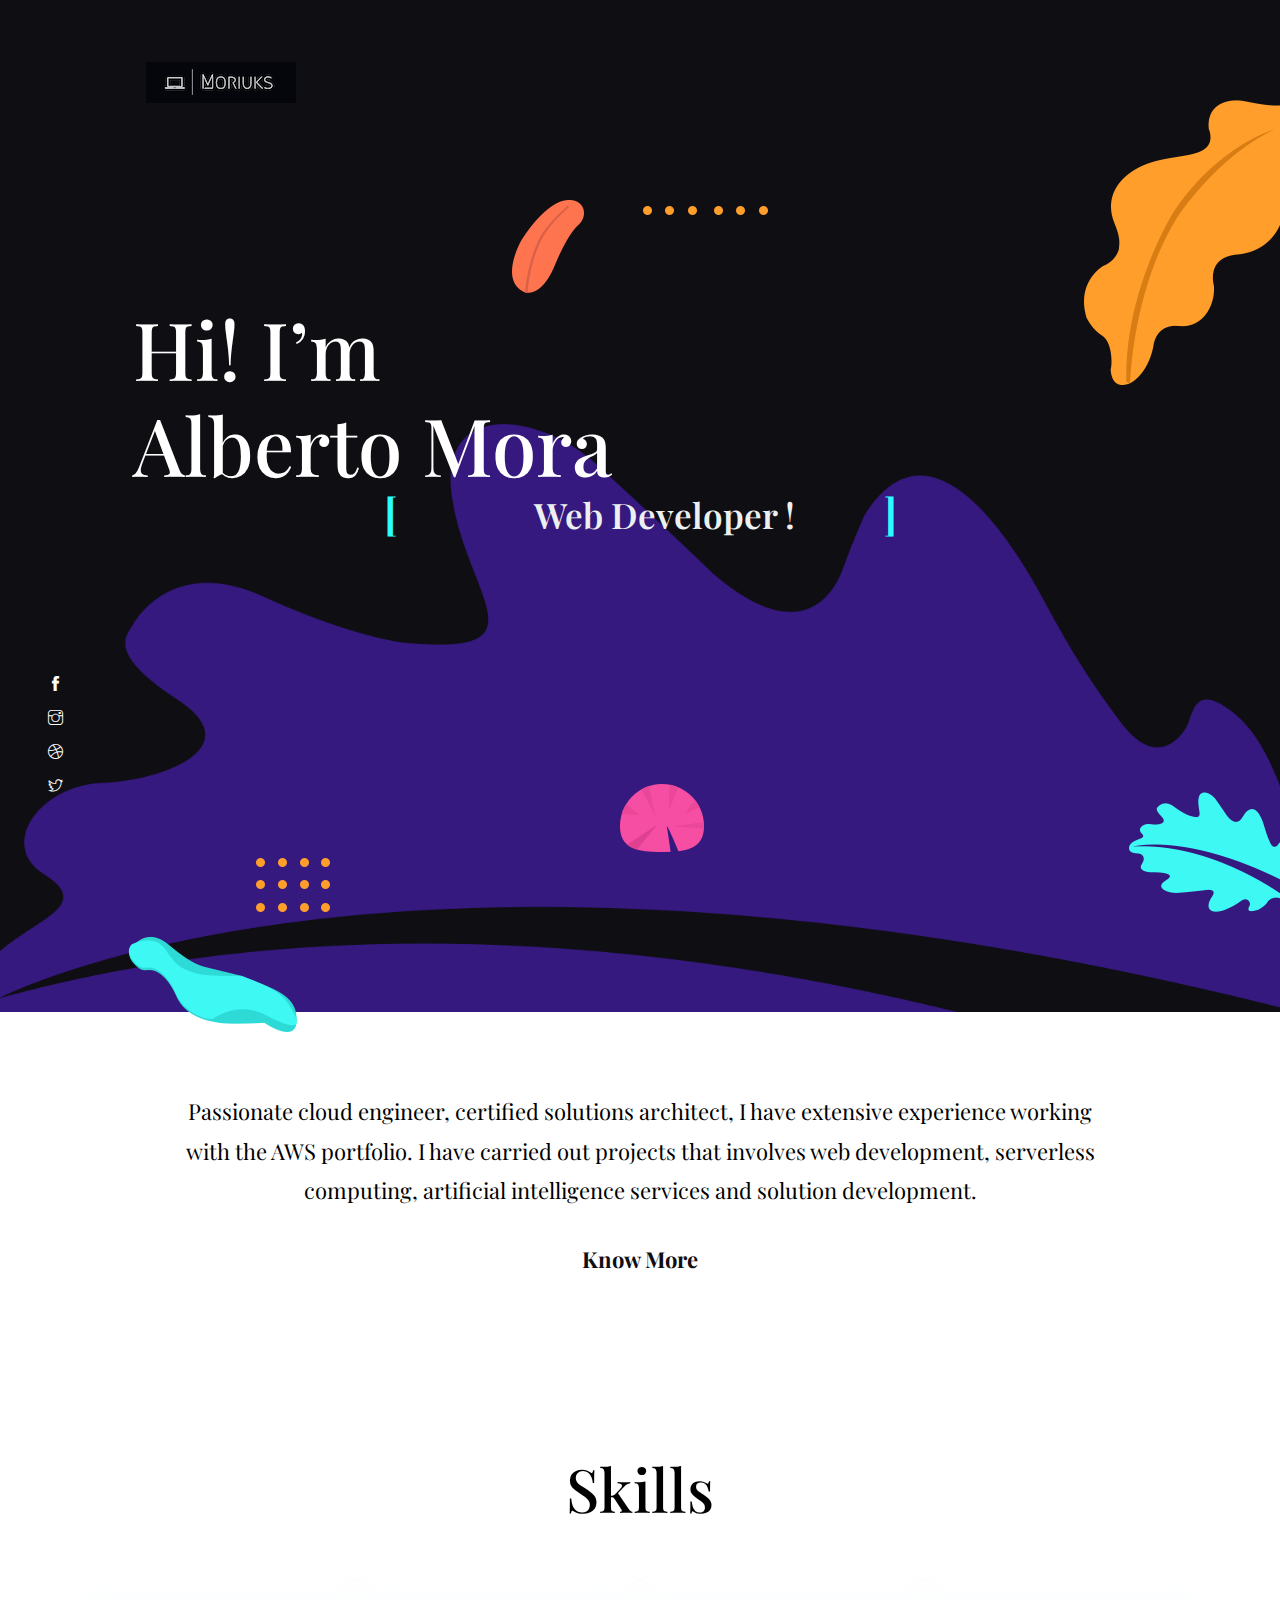
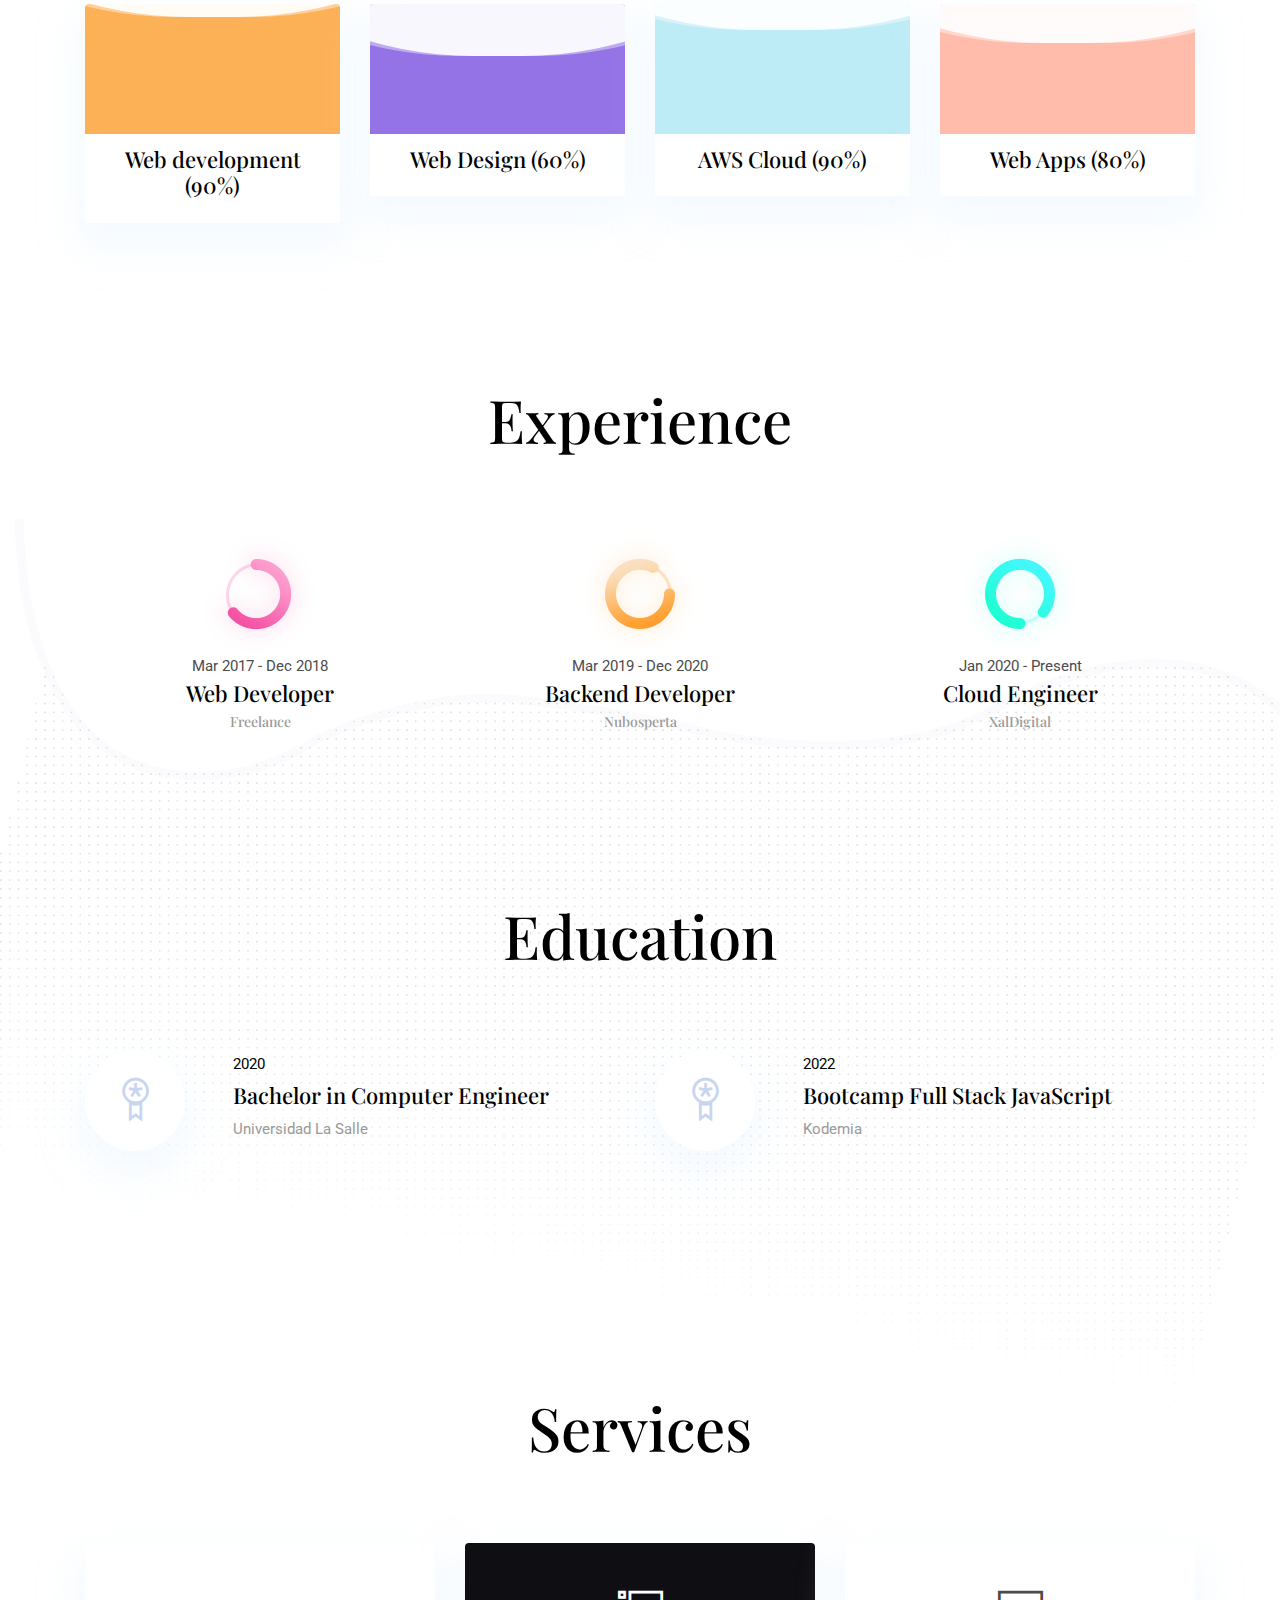
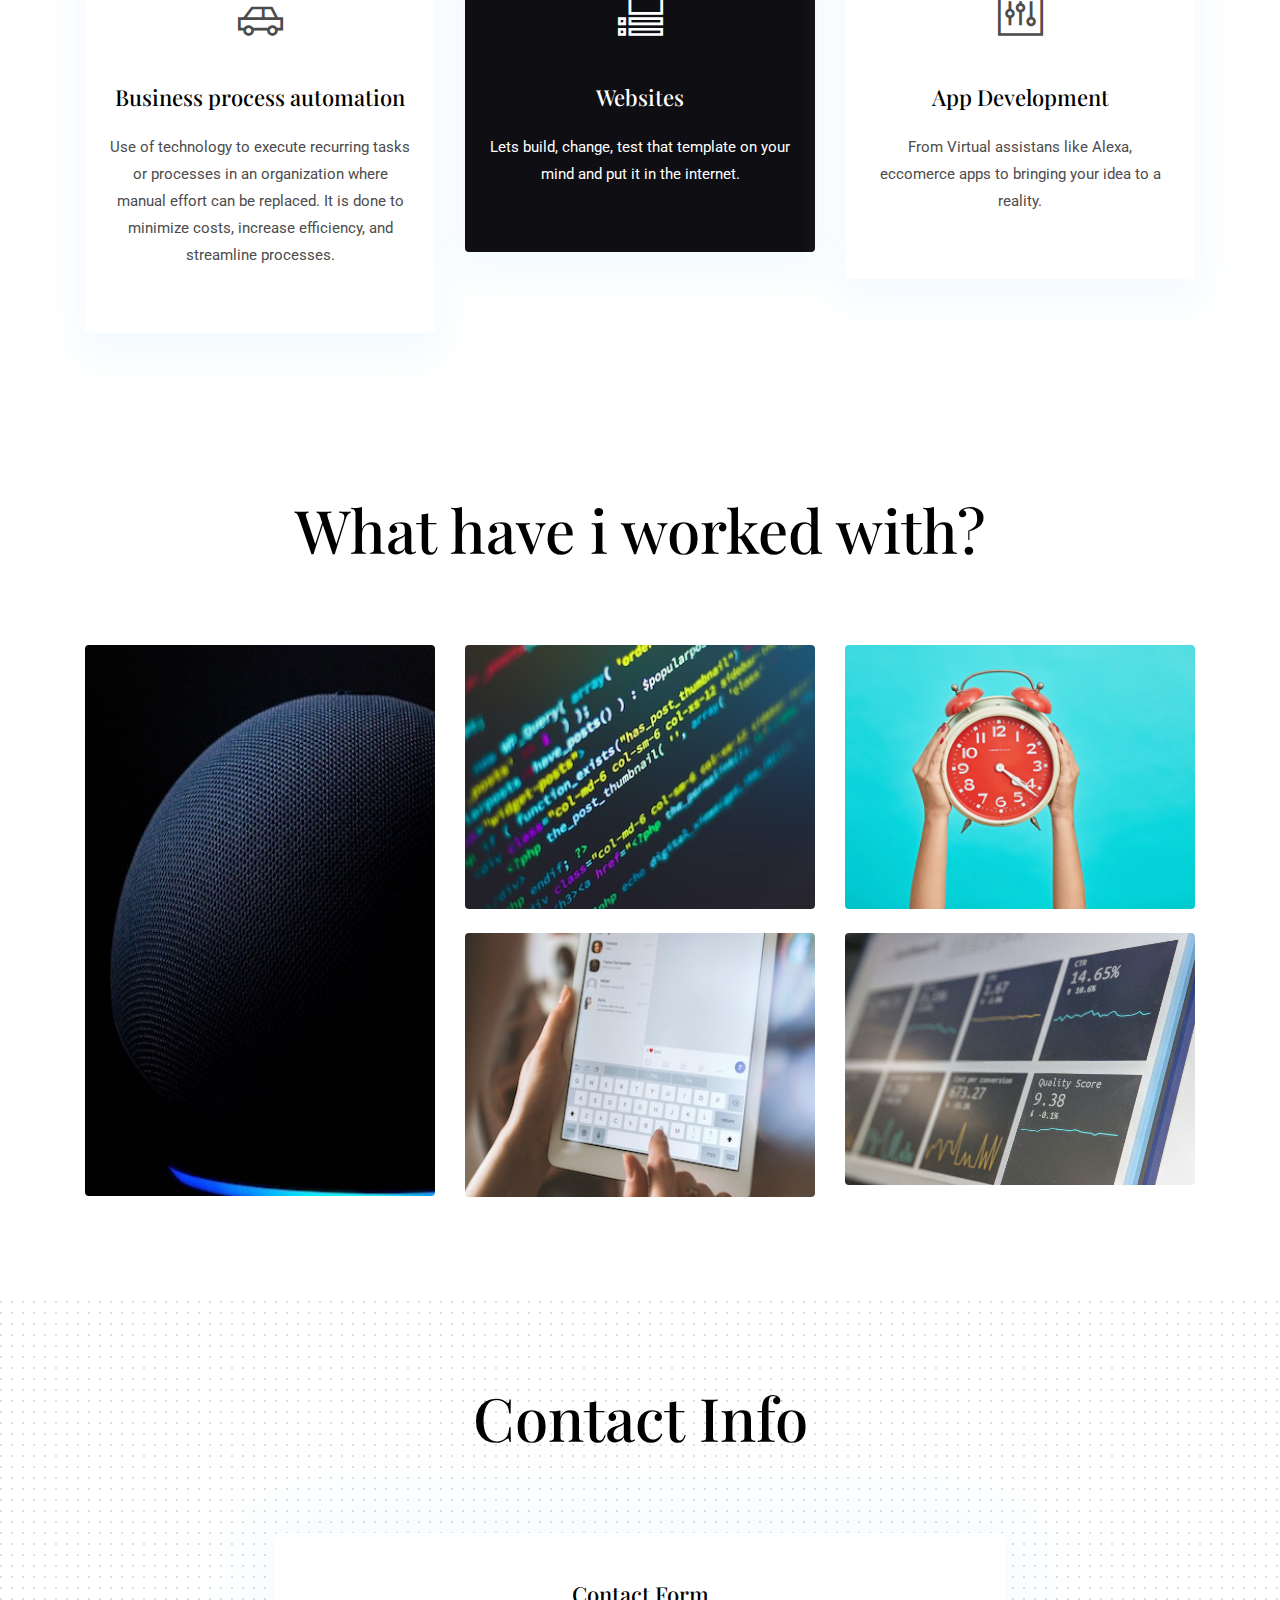
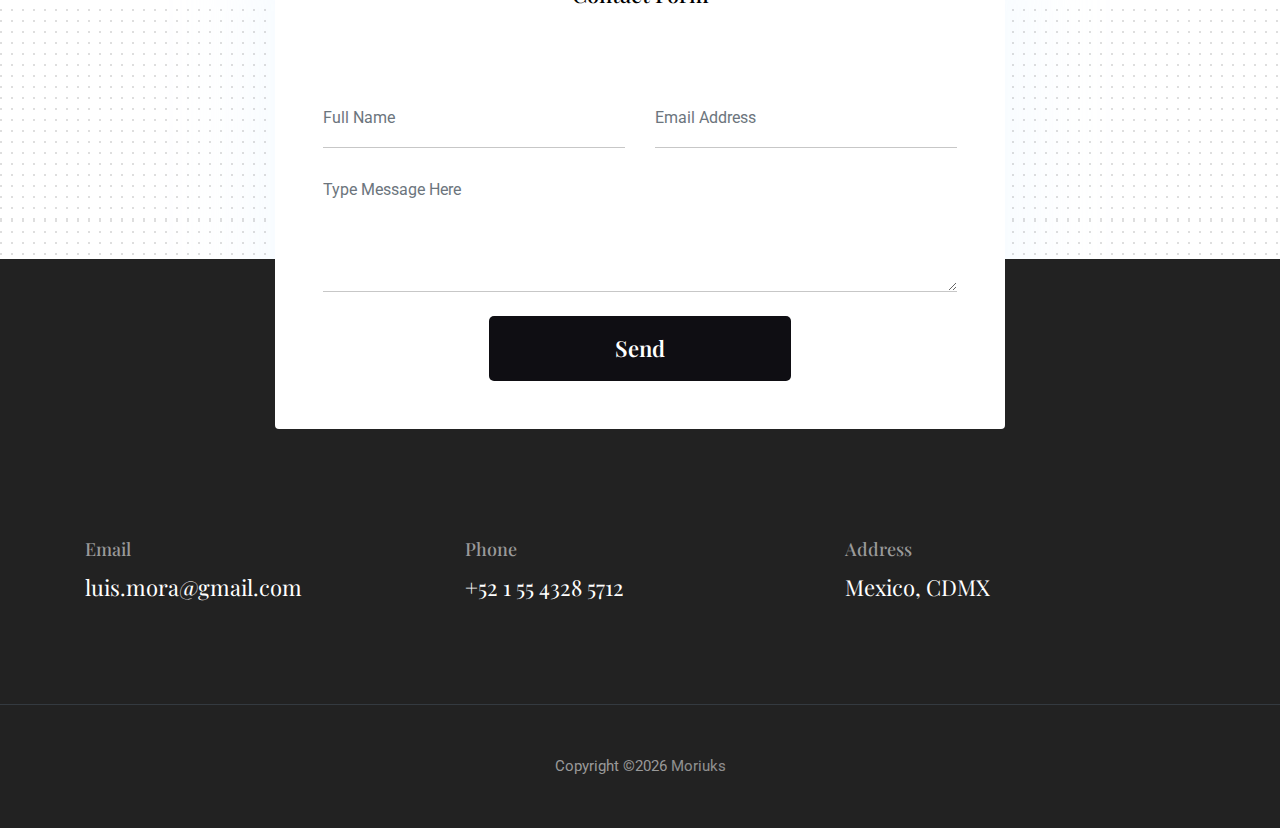
<file: index.html>
<!--
 // WEBSITE: https://themefisher.com
 // TWITTER: https://twitter.com/themefisher
 // FACEBOOK: https://www.facebook.com/themefisher
 // GITHUB: https://github.com/themefisher/
-->

<!-- 
THEME: Kross - Creative Portfolio Template
VERSION: 1.0.0
AUTHOR: Themefisher

HOMEPAGE: #products/kross-creative-portfolio-template/
DEMO: https://demo.themefisher.com/kross/
GITHUB: https://github.com/themefisher/meghna-onepage-html5-business-template

Get HUGO Version : https://gethugothemes.com/products/kross-hugo-theme/

WEBSITE: https://themefisher.com
TWITTER: https://twitter.com/themefisher
FACEBOOK: https://www.facebook.com/themefisher
-->

<!DOCTYPE html>
<html lang="en">
<head>

  <!-- Basic Page Needs
  ================================================== -->
  <meta charset="utf-8">
  <title>Moriuks - Creative Portfolio Template</title>

  <!-- Mobile Specific Metas
  ================================================== -->
  <meta http-equiv="X-UA-Compatible" content="IE=edge">
  <meta name="description" content="Creative Portfolio Template">
  <meta name="viewport" content="width=device-width, initial-scale=1.0, maximum-scale=5.0">
  <meta name="author" content="Themefisher">
  <meta name="generator" content="Themefisher Kross Template v1.0">
  <!-- Favicon -->
  <link rel="shortcut icon" type="image/x-icon" href="images/favicon.png" />
  
  <!-- ** Plugins Needed for the Project ** -->
  <!-- Bootstrap -->
  <link rel="stylesheet" href="plugins/bootstrap/bootstrap.min.css">
  <!-- slick slider -->
  <link rel="stylesheet" href="plugins/slick/slick.css">
  <!-- themefy-icon -->
  <link rel="stylesheet" href="plugins/themify-icons/themify-icons.css">

  <!-- Main Stylesheet -->
  <link href="css/style.css" rel="stylesheet">

</head>
<body>
  

<header class="navigation fixed-top">
  <nav class="navbar navbar-expand-lg navbar-dark">
    <a class="navbar-brand font-tertiary h3" href="index.html"><img src="images/logo.png" alt="Myself"></a>
    <button class="navbar-toggler" type="button" data-toggle="collapse" data-target="#navigation"
      aria-controls="navigation" aria-expanded="false" aria-label="Toggle navigation">
      <span class="navbar-toggler-icon"></span>
    </button>

    <div class="collapse navbar-collapse text-center" id="navigation">
      <!-- <ul class="navbar-nav ml-auto">
        <li class="nav-item active">
          <a class="nav-link" href="index.html">Home</a>
        </li>
        <li class="nav-item">
          <a class="nav-link" href="about.html">about</a>
        </li>
        <li class="nav-item">
          <a class="nav-link" href="blog.html">Blog</a>
        </li>
        <li class="nav-item">
          <a class="nav-link" href="portfolio.html">Portfolio</a>
        </li>
        <li class="nav-item">
          <a class="nav-link" href="contact.html">Contact</a>
        </li>
      </ul> -->
    </div>
  </nav>
</header>

<!-- hero area -->
<section class="hero-area bg-primary" id="parallax">
  <div class="container">
    <div class="row">
      <div class="col-lg-11 mx-auto">
        <h1 class="text-white font-tertiary">Hi! I’m <br> Alberto Mora <br> </h1>
        <div class="content">
          <div class="content__container">
            
            <ul class="content__container__list font-tertiary">
              <li class="content__container__list__item font-tertiary">Web Developer !</li>
              <li class="content__container__list__item font-tertiary">Solutions Architect !</li>
              <li class="content__container__list__item font-tertiary">Agile !</li>
              <li class="content__container__list__item font-tertiary">Tech Geek !</li>
            </ul>
          </div>
        </div>
      </div>
    </div>
  </div>
  <div class="layer-bg w-100">
    <img class="img-fluid w-100" src="images/illustrations/leaf-bg.png" alt="bg-shape">
  </div>
  <div class="layer" id="l2">
    <img src="images/illustrations/dots-cyan.png" alt="bg-shape">
  </div>
  <div class="layer" id="l3">
    <img src="images/illustrations/leaf-orange.png" alt="bg-shape">
  </div>
  <div class="layer" id="l4">
    <img src="images/illustrations/dots-orange.png" alt="bg-shape">
  </div>
  <div class="layer" id="l5">
    <img src="images/illustrations/leaf-yellow.png" alt="bg-shape">
  </div>
  <div class="layer" id="l6">
    <img src="images/illustrations/leaf-cyan.png" alt="bg-shape">
  </div>
  <div class="layer" id="l7">
    <img src="images/illustrations/dots-group-orange.png" alt="bg-shape">
  </div>
  <div class="layer" id="l8">
    <img src="images/illustrations/leaf-pink-round.png" alt="bg-shape">
  </div>
  <div class="layer" id="l9">
    <img src="images/illustrations/leaf-cyan-2.png" alt="bg-shape">
  </div>
  <!-- social icon -->
  <ul class="list-unstyled ml-5 mt-3 position-relative zindex-1">
    <li class="mb-3"><a class="text-white" href="#"><i class="ti-facebook"></i></a></li>
    <li class="mb-3"><a class="text-white" href="#"><i class="ti-instagram"></i></a></li>
    <li class="mb-3"><a class="text-white" href="#"><i class="ti-dribbble"></i></a></li>
    <li class="mb-3"><a class="text-white" href="#"><i class="ti-twitter"></i></a></li>
  </ul>
  <!-- /social icon -->
</section>
<!-- /hero area -->

<!-- about -->
<section class="section">
  <div class="container">
    <div class="row">
      <div class="col-lg-10 mx-auto text-center">
        <p class="font-secondary paragraph-lg text-dark">Passionate cloud engineer, certified solutions architect, I have extensive
          experience working with the AWS portfolio. I have carried out projects that
          involves web development, serverless computing, artificial intelligence services and solution development.</p>
        <a href="about.html" class="btn btn-transparent">know more</a>
      </div>
    </div>
  </div>
</section>
<!-- /about -->

<!-- skills -->
<section class="section">
  <div class="container">
    <div class="row">
      <div class="col-lg-12 text-center">
        <h2 class="section-title">Skills</h2>
      </div>
      <div class="col-lg-3 col-sm-6 mb-4 mb-lg-0">
        <div class="card shadow text-center">
          <div class="position-relative rounded-top progress-wrapper" data-color="#fdb157">
            <div class="wave" data-progress="90%"></div>
          </div>
          <div class="card-footer bg-white">
            <h4 class="card-title">Web development (90%)</h4>
          </div>
        </div>
      </div>
      <div class="col-lg-3 col-sm-6 mb-4 mb-lg-0">
        <div class="card shadow text-center">
          <div class="position-relative rounded-top progress-wrapper" data-color="#9473e6">
            <div class="wave" data-progress="60%"></div>
          </div>
          <div class="card-footer bg-white">
            <h4 class="card-title">Web Design (60%)</h4>
          </div>
        </div>
      </div>
      <div class="col-lg-3 col-sm-6 mb-4 mb-lg-0">
        <div class="card shadow text-center">
          <div class="position-relative rounded-top progress-wrapper" data-color="#bdecf6">
            <div class="wave" data-progress="80%"></div>
          </div>
          <div class="card-footer bg-white">
            <h4 class="card-title">AWS Cloud (90%)</h4>
          </div>
        </div>
      </div>
      <div class="col-lg-3 col-sm-6 mb-4 mb-lg-0">
        <div class="card shadow text-center">
          <div class="position-relative rounded-top progress-wrapper" data-color="#ffbcaa">
            <div class="wave" data-progress="70%"></div>
          </div>
          <div class="card-footer bg-white">
            <h4 class="card-title">Web Apps (80%)</h4>
          </div>
        </div>
      </div>
    </div>
  </div>
</section>
<!-- /skills -->

<!-- experience -->
<section class="section">
  <div class="container">
    <div class="row justify-content-around">
      <div class="col-lg-12 text-center">
        <h2 class="section-title">Experience</h2>
      </div>
      <div class="col-lg-3 col-md-4 text-center">
        <img src="images/experience/icon-1.png" alt="icon">
        <p class="mb-0">Mar 2017 - Dec 2018</p>
        <h4>Web Developer</h4>
        <h6 class="text-light">Freelance</h6>
      </div>
      <div class="col-lg-3 col-md-4 text-center">
        <img src="images/experience/icon-2.png" alt="icon">
        <p class="mb-0">Mar 2019 - Dec 2020</p>
        <h4>Backend Developer</h4>
        <h6 class="text-light">Nubosperta</h6>
      </div>
      <div class="col-lg-3 col-md-4 text-center">
        <img src="images/experience/icon-3.png" alt="icon">
        <p class="mb-0">Jan 2020 - Present</p>
        <h4>Cloud Engineer</h4>
        <h6 class="text-light">XalDigital</h6>
      </div>
    </div>
  </div>
</section>
<!-- ./experience -->

<!-- education -->
<section class="section position-relative">
  <div class="container">
    <div class="row">
      <div class="col-lg-12 text-center">
        <h2 class="section-title">Education</h2>
      </div>
      <div class="col-lg-6 col-md-6 mb-80">
        <div class="d-flex">
          <div class="mr-lg-5 mr-3">
            <i class="ti-medall icon icon-light icon-bg bg-white shadow rounded-circle d-block"></i>
          </div>
          <div>
            <p class="text-dark mb-1">2020</p>
            <h4>Bachelor in Computer Engineer</h4>
            <p class="mb-0 text-light">Universidad La Salle</p>
          </div>
        </div>
      </div>
      <div class="col-lg-6 col-md-6 mb-80">
        <div class="d-flex">
          <div class="mr-lg-5 mr-3">
            <i class="ti-medall icon icon-light icon-bg bg-white shadow rounded-circle d-block"></i>
          </div>
          <div>
            <p class="text-dark mb-1">2022</p>
            <h4>Bootcamp Full Stack JavaScript</h4>
            <p class="mb-0 text-light">Kodemia</p>
          </div>
        </div>
      </div>
      <!-- <div class="col-lg-6 col-md-6 mb-80">
        <div class="d-flex">
          <div class="mr-lg-5 mr-3">
            <i class="ti-medall icon icon-light icon-bg bg-white shadow rounded-circle d-block"></i>
          </div>
          <div>
            <p class="text-dark mb-1">2000</p>
            <h4>Higher Secondary Certificat</h4>
            <p class="mb-0 text-light">Cardiff School</p>
          </div>
        </div>
      </div> -->
      <!-- <div class="col-lg-6 col-md-6 mb-80">
        <div class="d-flex">
          <div class="mr-lg-5 mr-3">
            <i class="ti-medall icon icon-light icon-bg bg-white shadow rounded-circle d-block"></i>
          </div>
          <div>
            <p class="text-dark mb-1">1998</p>
            <h4>Secondary School Certificate</h4>
            <p class="mb-0 text-light">Cardiff School</p>
          </div>
        </div>
      </div> -->
    </div>
  </div>
  <!-- bg image -->
  <img class="img-fluid edu-bg-image w-100" src="images/backgrounds/education-bg.png" alt="bg-image">
</section>
<!-- /education -->

<!-- services -->
<section class="section">
  <div class="container">
    <div class="row">
      <div class="col-12 text-center">
        <h2 class="section-title">Services</h2>
      </div>
      <div class="col-md-4 mb-4 mb-md-0">
        <div class="card hover-shadow shadow">
          <div class="card-body text-center px-4 py-5">
            <i class="ti-car icon mb-5 d-inline-block"></i>
            <h4 class="mb-4">Business process automation</h4>
            <p>Use of technology to execute recurring tasks or processes in an organization where manual effort can be replaced. It is done to minimize costs, increase efficiency, and streamline processes.</p>
          </div>
        </div>
      </div>
      <div class="col-md-4 mb-4 mb-md-0">
        <div class="card active-bg-primary hover-shadow shadow">
          <div class="card-body text-center px-4 py-5">
            <i class="ti-layout-accordion-list icon mb-5 d-inline-block"></i>
            <h4 class="mb-4">Websites</h4>
            <p>Lets build, change, test that template on your mind and put it in the internet.</p>
          </div>
        </div>
      </div>
      <div class="col-md-4 mb-4 mb-md-0">
        <div class="card hover-shadow shadow">
          <div class="card-body text-center px-4 py-5">
            <i class="ti-panel icon mb-5 d-inline-block"></i>
            <h4 class="mb-4">App Development</h4>
            <p>From Virtual assistans like Alexa, eccomerce apps to bringing your idea to a reality.</p>
          </div>
        </div>
      </div>
    </div>
  </div>
</section>
<!-- /services -->

<!-- portfolio -->
<section class="section">
  <div class="container">
    <div class="row">
      <div class="col-12 text-center">
        <h2 class="section-title">What have i worked with?</h2>
      </div>
    </div>
    <div class="row shuffle-wrapper">
      <div class="col-lg-4 col-6 mb-4 shuffle-item">
        <div class="position-relative rounded hover-wrapper">
          <img src="images/portfolio/item-1.jpg" alt="portfolio-image" class="img-fluid rounded w-100">
          <div class="hover-overlay">
            <div class="hover-content">
              <a class="btn btn-light btn-sm" href="#!">Alexa Skill's</a>
            </div>
          </div>
        </div>
      </div>
      <div class="col-lg-4 col-6 mb-4 shuffle-item">
        <div class="position-relative rounded hover-wrapper">
          <img src="images/portfolio/item-2.jpg" alt="portfolio-image" class="img-fluid rounded w-100">
          <div class="hover-overlay">
            <div class="hover-content">
              <a class="btn btn-light btn-sm" href="#!">Websites</a>
            </div>
          </div>
        </div>
      </div>
      <div class="col-lg-4 col-6 mb-4 shuffle-item">
        <div class="position-relative rounded hover-wrapper">
          <img src="images/portfolio/item-3.png" alt="portfolio-image" class="img-fluid rounded w-100">
          <div class="hover-overlay">
            <div class="hover-content">
              <a class="btn btn-light btn-sm" href="#!">Agile Methodologies</a>
            </div>
          </div>
        </div>
      </div>
      <div class="col-lg-4 col-6 mb-4 shuffle-item">
        <div class="position-relative rounded hover-wrapper">
          <img src="images/portfolio/item-4.jpg" alt="portfolio-image" class="img-fluid rounded w-100">
          <div class="hover-overlay">
            <div class="hover-content">
              <a class="btn btn-light btn-sm" href="#!">ChatBot's</a>
            </div>
          </div>
        </div>
      </div>
      <div class="col-lg-4 col-6 mb-4 shuffle-item">
        <div class="position-relative rounded hover-wrapper">
          <img src="images/portfolio/item-5.jpg" alt="portfolio-image" class="img-fluid rounded w-100">
          <div class="hover-overlay">
            <div class="hover-content">
              <a class="btn btn-light btn-sm" href="#!">Monitoring&Automation</a>
            </div>
          </div>
        </div>
      </div>
    </div>
  </div>
</section>
<!-- /portfolio -->

<!-- testimonial -->

<!-- /testimonial -->

<!-- client logo slider -->
<!-- <section class="section pb-0">
  <div class="container">
    <div class="client-logo-slider d-flex align-items-center">
      <a href="contact.html" class="text-center d-block outline-0 p-4"><img class="d-unset img-fluid"
          src="images/clients-logo/client-logo-1.png" alt="client-logo"></a>
      <a href="contact.html" class="text-center d-block outline-0 p-4"><img class="d-unset img-fluid"
          src="images/clients-logo/client-logo-2.png" alt="client-logo"></a>
      <a href="contact.html" class="text-center d-block outline-0 p-4"><img class="d-unset img-fluid"
          src="images/clients-logo/client-logo-3.png" alt="client-logo"></a>
      <a href="contact.html" class="text-center d-block outline-0 p-4"><img class="d-unset img-fluid"
          src="images/clients-logo/client-logo-4.png" alt="client-logo"></a>
      <a href="contact.html" class="text-center d-block outline-0 p-4"><img class="d-unset img-fluid"
          src="images/clients-logo/client-logo-5.png" alt="client-logo"></a>
      <a href="contact.html" class="text-center d-block outline-0 p-4"><img class="d-unset img-fluid"
          src="images/clients-logo/client-logo-1.png" alt="client-logo"></a>
      <a href="contact.html" class="text-center d-block outline-0 p-4"><img class="d-unset img-fluid"
          src="images/clients-logo/client-logo-2.png" alt="client-logo"></a>
      <a href="contact.html" class="text-center d-block outline-0 p-4"><img class="d-unset img-fluid"
          src="images/clients-logo/client-logo-3.png" alt="client-logo"></a>
      <a href="contact.html" class="text-center d-block outline-0 p-4"><img class="d-unset img-fluid"
          src="images/clients-logo/client-logo-4.png" alt="client-logo"></a>
      <a href="contact.html" class="text-center d-block outline-0 p-4"><img class="d-unset img-fluid"
          src="images/clients-logo/client-logo-5.png" alt="client-logo"></a>
    </div>
  </div>
</section> -->
<!-- /client logo slider -->

<!-- blog -->
<!-- <section class="section">
  <div class="container">
    <div class="row">
      <div class="col-12 text-center">
        <h2 class="section-title">Blogs</h2>
      </div>
      <div class="col-lg-4 col-sm-6 mb-4 mb-lg-0">
        <article class="card shadow">
          <img class="rounded card-img-top" src="images/blog/post-3.jpg" alt="post-thumb">
          <div class="card-body">
            <h4 class="card-title"><a class="text-dark" href="blog-single.html">Amazon increase income 1.5 Million</a>
            </h4>
            <p class="cars-text">Lorem ipsum dolor sit amet, consectetur adipisicing elit, sed do eiusmod tempor
              incididunt ut labore et
              dolore magna aliqua.</p>
            <a href="blog-single.html" class="btn btn-xs btn-primary">Read More</a>
          </div>
        </article>
      </div>
      <div class="col-lg-4 col-sm-6 mb-4 mb-lg-0">
        <article class="card shadow">
          <img class="rounded card-img-top" src="images/blog/post-4.jpg" alt="post-thumb">
          <div class="card-body">
            <h4 class="card-title"><a class="text-dark" href="blog-single.html">Amazon increase income 1.5 Million</a>
            </h4>
            <p class="cars-text">Lorem ipsum dolor sit amet, consectetur adipisicing elit, sed do eiusmod tempor
              incididunt ut labore et
              dolore magna aliqua.</p>
            <a href="blog-single.html" class="btn btn-xs btn-primary">Read More</a>
          </div>
        </article>
      </div>
      <div class="col-lg-4 col-sm-6 mb-4 mb-lg-0">
        <article class="card shadow">
          <img class="rounded card-img-top" src="images/blog/post-2.jpg" alt="post-thumb">
          <div class="card-body">
            <h4 class="card-title"><a class="text-dark" href="blog-single.html">Amazon increase income 1.5 Million</a>
            </h4>
            <p class="cars-text">Lorem ipsum dolor sit amet, consectetur adipisicing elit, sed do eiusmod tempor
              incididunt ut labore et
              dolore magna aliqua.</p>
            <a href="blog-single.html" class="btn btn-xs btn-primary">Read More</a>
          </div>
        </article>
      </div>
    </div>
  </div>
</section> -->
<!-- /blog -->

<!-- contact -->
<section class="section section-on-footer" data-background="images/backgrounds/bg-dots.png">
  <div class="container">
    <div class="row">
      <div class="col-12 text-center">
        <h2 class="section-title">Contact Info</h2>
      </div>
      <div class="col-lg-8 mx-auto">
        <div class="bg-white rounded text-center p-5 shadow-down">
          <h4 class="mb-80">Contact Form</h4>
          <form action="https://formspree.io/f/mqkngbdr"
          method="POST" class="row">
            <div class="col-md-6">
              <input type="text" id="name" name="name" placeholder="Full Name" class="form-control px-0 mb-4" required>
            </div>
            <div class="col-md-6">
              <input type="email" id="email" name="email" placeholder="Email Address" class="form-control px-0 mb-4" required>
            </div>
            <div class="col-12">
              <textarea name="message" id="message" class="form-control px-0 mb-4"
                placeholder="Type Message Here" required></textarea>
            </div>
            <div class="col-lg-6 col-10 mx-auto">
              <button class="btn btn-primary w-100">send</button>
            </div>
          </form>
        </div>
      </div>
    </div>
  </div>
</section>
<!-- /contact -->

<!-- footer -->
<footer class="bg-dark footer-section">
  <div class="section">
    <div class="container">
      <div class="row">
        <div class="col-md-4">
          <h5 class="text-light">Email</h5>
          <p class="text-white paragraph-lg font-secondary">luis.mora@gmail.com</p>
        </div>
        <div class="col-md-4">
          <h5 class="text-light">Phone</h5>
          <p class="text-white paragraph-lg font-secondary">+52 1 55 4328 5712</p>
        </div>
        <div class="col-md-4">
          <h5 class="text-light">Address</h5>
          <p class="text-white paragraph-lg font-secondary">Mexico, CDMX</p>
        </div>
      </div>
    </div>
  </div>
  <div class="border-top text-center border-dark py-5">
    <p class="mb-0 text-light">Copyright &copy;<script>
        var CurrentYear = new Date().getFullYear()
        document.write(CurrentYear)
      </script>  <a class="text-white-50" href="#">Moriuks</a></p>
  </div>
</footer>
<!-- /footer -->

<!-- jQuery -->
<script src="plugins/jQuery/jquery.min.js"></script>
<!-- Bootstrap JS -->
<script src="plugins/bootstrap/bootstrap.min.js"></script>
<!-- slick slider -->
<script src="plugins/slick/slick.min.js"></script>
<!-- filter -->
<script src="plugins/shuffle/shuffle.min.js"></script>

<!-- Main Script -->
<script src="js/script.js"></script>

</body>
</html>
</file>
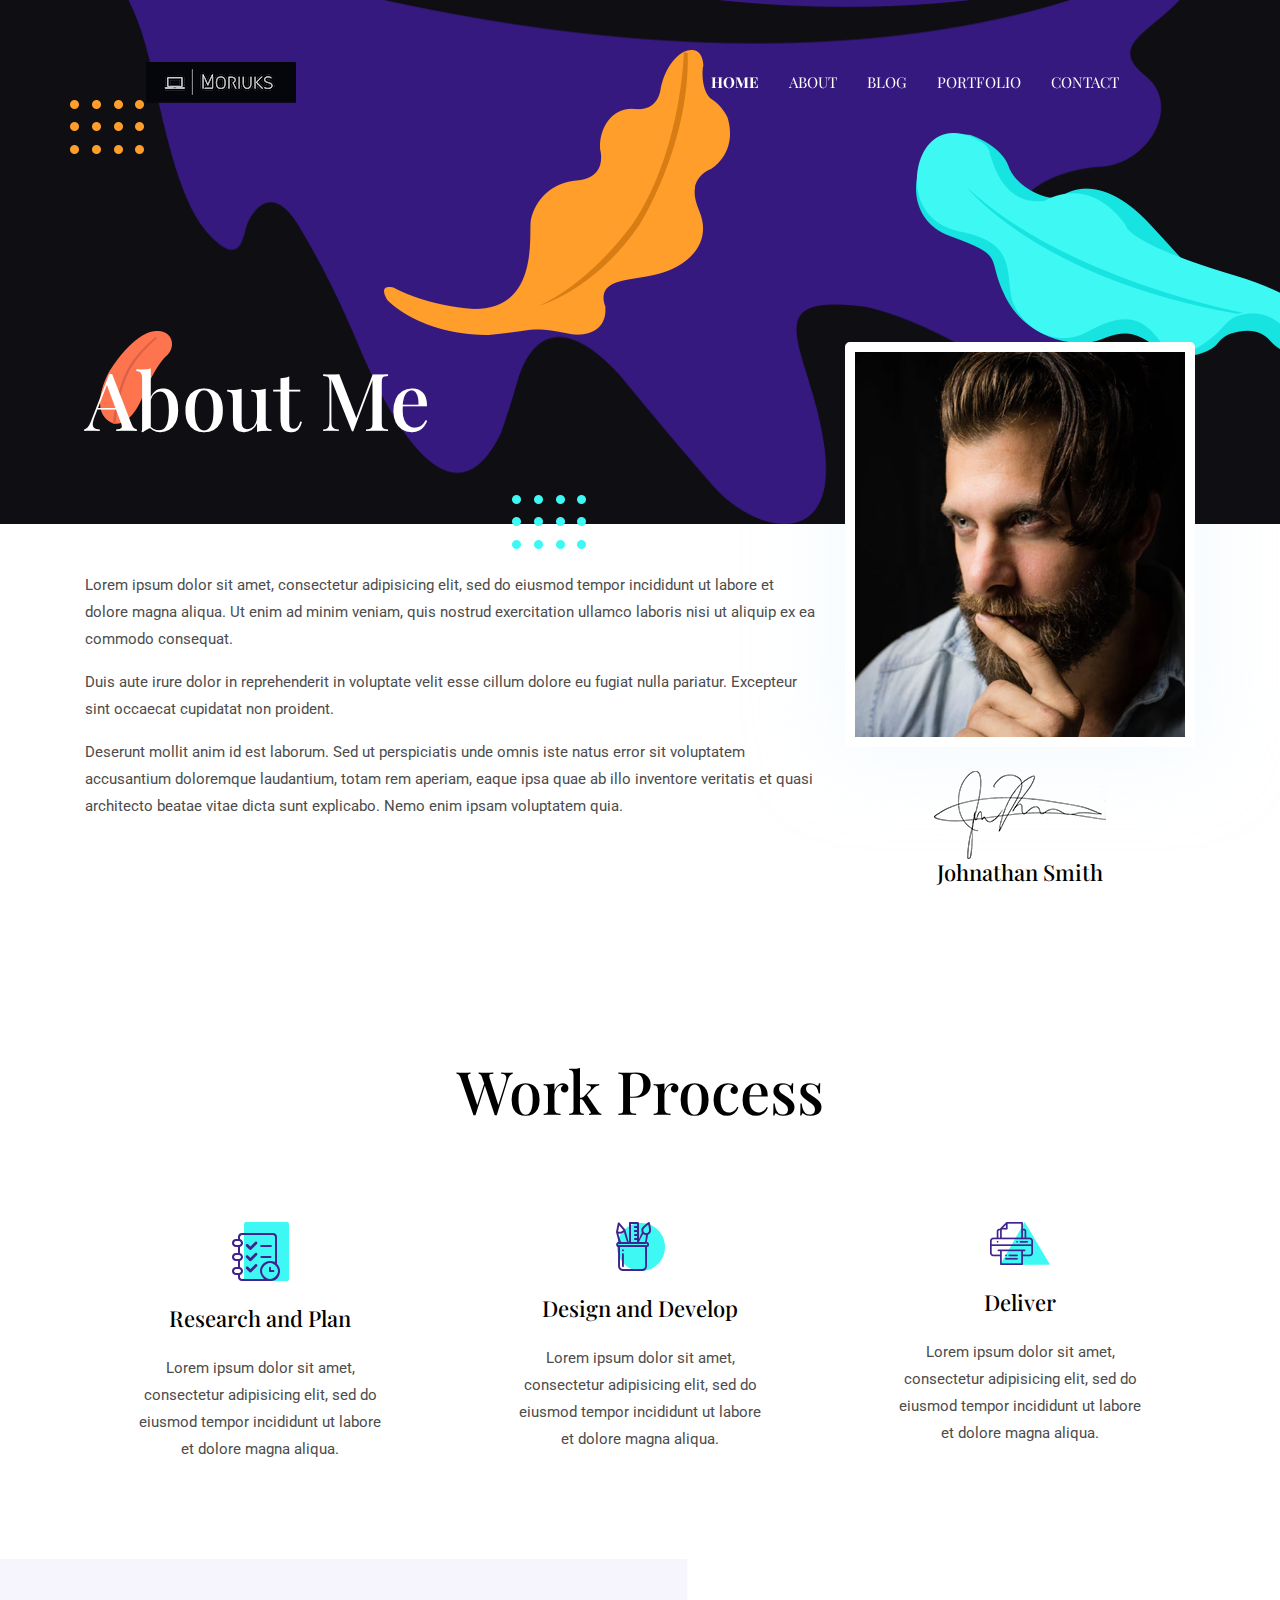
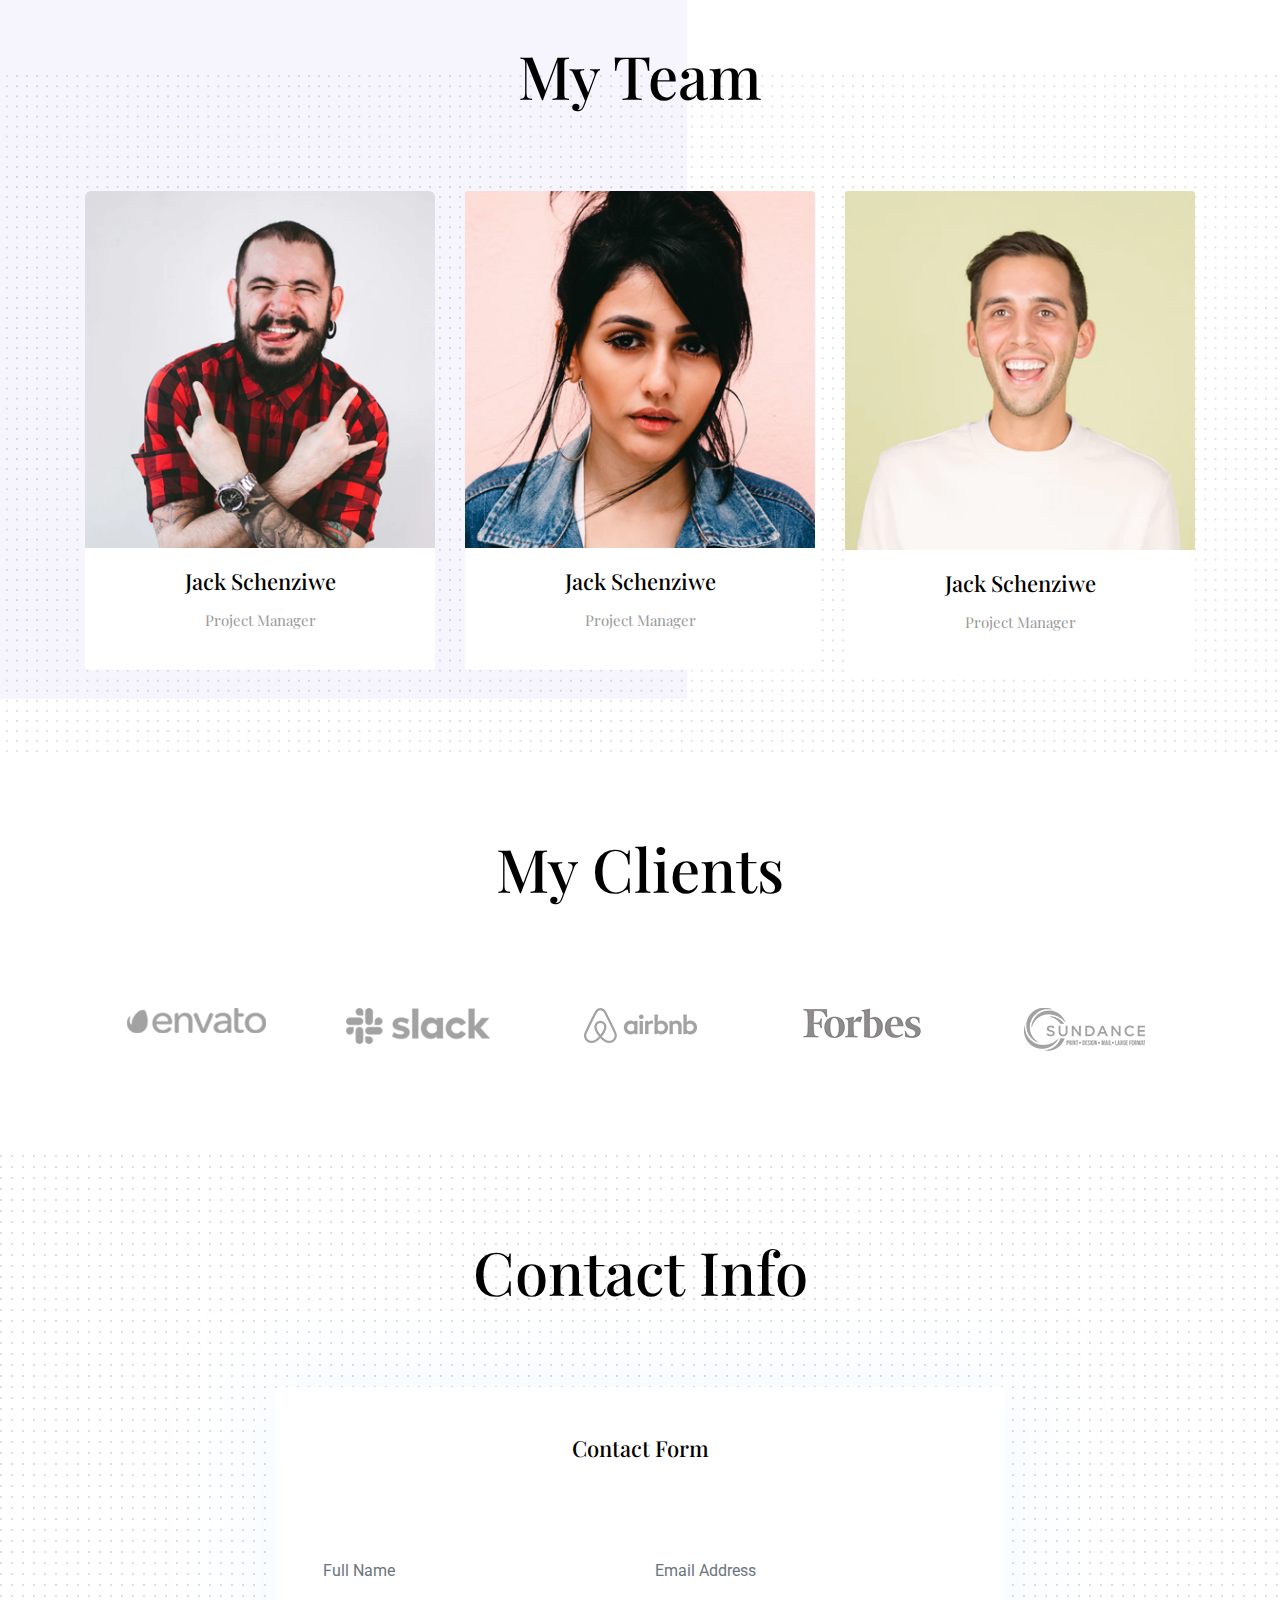
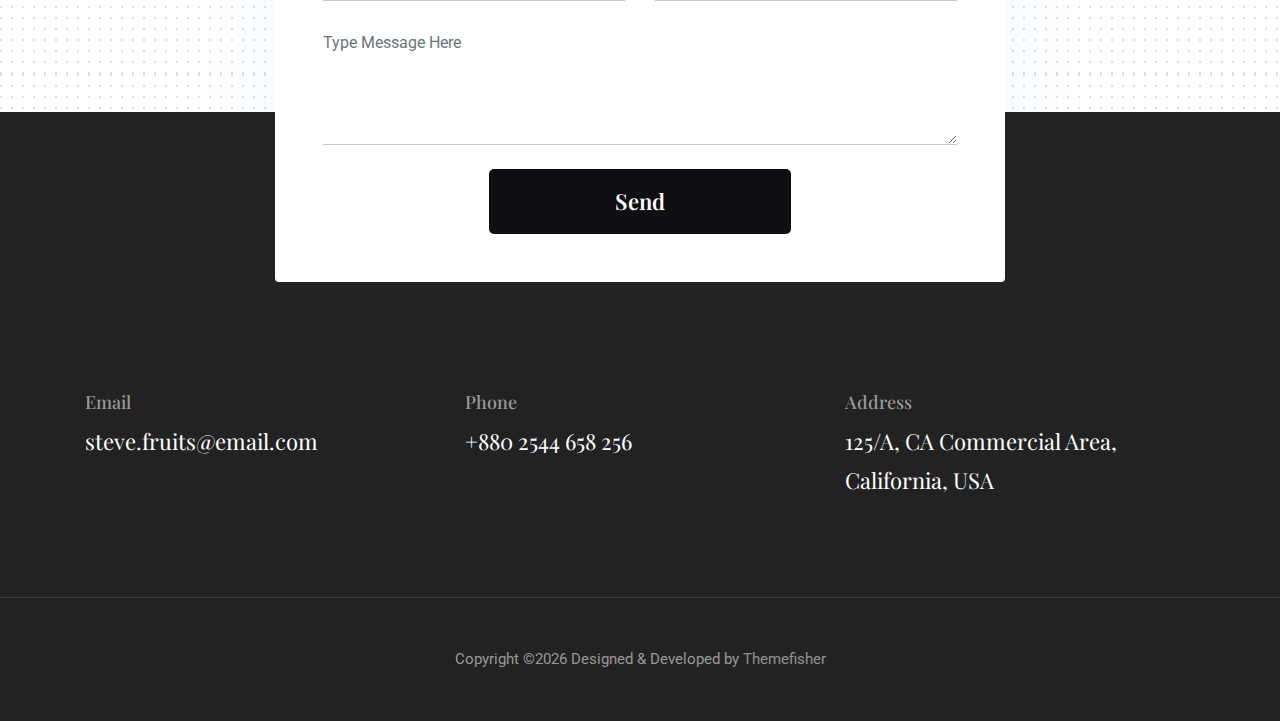
<file: about.html>
<!--
 // WEBSITE: https://themefisher.com
 // TWITTER: https://twitter.com/themefisher
 // FACEBOOK: https://www.facebook.com/themefisher
 // GITHUB: https://github.com/themefisher/
-->

<!-- 
THEME: Kross - Creative Portfolio Template
VERSION: 1.0.0
AUTHOR: Themefisher

HOMEPAGE: https://themefisher.com/products/kross-creative-portfolio-template/
DEMO: https://demo.themefisher.com/kross/
GITHUB: https://github.com/themefisher/meghna-onepage-html5-business-template

Get HUGO Version : https://gethugothemes.com/products/kross-hugo-theme/

WEBSITE: https://themefisher.com
TWITTER: https://twitter.com/themefisher
FACEBOOK: https://www.facebook.com/themefisher
-->

<!DOCTYPE html>
<html lang="en">
<head>

  <!-- Basic Page Needs
  ================================================== -->
  <meta charset="utf-8">
  <title>Moriuks - Creative Portfolio Template</title>

  <!-- Mobile Specific Metas
  ================================================== -->
  <meta http-equiv="X-UA-Compatible" content="IE=edge">
  <meta name="description" content="Creative Portfolio Template">
  <meta name="viewport" content="width=device-width, initial-scale=1.0, maximum-scale=5.0">
  <meta name="author" content="Themefisher">
  <meta name="generator" content="Themefisher Kross Template v1.0">
  <!-- Favicon -->
  <link rel="shortcut icon" type="image/x-icon" href="images/favicon.png" />
  
  <!-- ** Plugins Needed for the Project ** -->
  <!-- Bootstrap -->
  <link rel="stylesheet" href="plugins/bootstrap/bootstrap.min.css">
  <!-- slick slider -->
  <link rel="stylesheet" href="plugins/slick/slick.css">
  <!-- themefy-icon -->
  <link rel="stylesheet" href="plugins/themify-icons/themify-icons.css">

  <!-- Main Stylesheet -->
  <link href="css/style.css" rel="stylesheet">

</head>
<body>
  

<header class="navigation fixed-top">
  <nav class="navbar navbar-expand-lg navbar-dark">
    <a class="navbar-brand font-tertiary h3" href="index.html"><img src="images/logo.png" alt="Myself"></a>
    <button class="navbar-toggler" type="button" data-toggle="collapse" data-target="#navigation"
      aria-controls="navigation" aria-expanded="false" aria-label="Toggle navigation">
      <span class="navbar-toggler-icon"></span>
    </button>

    <div class="collapse navbar-collapse text-center" id="navigation">
      <ul class="navbar-nav ml-auto">
        <li class="nav-item active">
          <a class="nav-link" href="index.html">Home</a>
        </li>
        <li class="nav-item">
          <a class="nav-link" href="about.html">about</a>
        </li>
        <li class="nav-item">
          <a class="nav-link" href="blog.html">Blog</a>
        </li>
        <li class="nav-item">
          <a class="nav-link" href="portfolio.html">Portfolio</a>
        </li>
        <li class="nav-item">
          <a class="nav-link" href="contact.html">Contact</a>
        </li>
      </ul>
    </div>
  </nav>
</header>

<!-- page title -->
<section class="page-title-alt bg-primary position-relative">
  <div class="container">
    <div class="row">
      <div class="col-12">
        <h1 class="text-white font-tertiary">About Me</h1>
      </div>
    </div>
  </div>
  <!-- background shapes -->
  <img src="images/illustrations/leaf-bg-top.png" alt="illustrations" class="bg-shape-1 w-100">
  <img src="images/illustrations/dots-group-sm.png" alt="illustrations" class="bg-shape-2">
  <img src="images/illustrations/leaf-yellow.png" alt="illustrations" class="bg-shape-3">
  <img src="images/illustrations/leaf-orange.png" alt="illustrations" class="bg-shape-4">
  <img src="images/illustrations/dots-group-cyan.png" alt="illustrations" class="bg-shape-5">
  <img src="images/illustrations/leaf-cyan-lg.png" alt="illustrations" class="bg-shape-6">
</section>
<!-- /page title -->

<!-- about -->
<section class="section pt-5">
  <div class="container">
    <div class="row">
      <div class="col-md-8">
        <p>Lorem ipsum dolor sit amet, consectetur adipisicing elit, sed do eiusmod tempor incididunt ut labore et
          dolore magna aliqua. Ut enim ad minim veniam, quis nostrud exercitation ullamco laboris nisi ut aliquip ex ea
          commodo consequat.</p>
        <p>Duis aute irure dolor in reprehenderit in voluptate velit esse cillum dolore eu fugiat nulla pariatur.
          Excepteur sint occaecat cupidatat non proident.</p>
        <p>Deserunt mollit anim id est laborum. Sed ut perspiciatis unde omnis iste natus error sit voluptatem
          accusantium doloremque laudantium, totam rem aperiam, eaque ipsa quae ab illo inventore veritatis et quasi
          architecto beatae vitae dicta sunt explicabo. Nemo enim ipsam voluptatem quia.</p>
      </div>
      <div class="col-md-4 text-center drag-lg-top">
        <div class="shadow-down mb-4">
          <img src="images/about/author.jpg" alt="author" class="img-fluid w-100 rounded-lg border-thick border-white">
        </div>
        <img src="images/about/signature.png" alt="signature" class="img-fluid">
        <h4>Johnathan Smith</h4>
      </div>
    </div>
  </div>
</section>
<!-- /about -->

<!-- Work Process -->
<section class="section">
  <div class="container">
    <div class="row justify-content-around">
      <div class="col-lg-12 text-center">
        <h2 class="section-title">Work Process</h2>
      </div>
      <div class="col-lg-3 col-md-4 text-center hover-shadow pt-3">
        <div class="">
          <img src="images/icons/plan.png" class="mb-4" alt="icon">
          <h4 class="mb-4">Research and Plan</h4>
          <p>Lorem ipsum dolor sit amet, consectetur adipisicing elit, sed do eiusmod tempor incididunt ut labore et
            dolore magna aliqua.</p>
        </div>
      </div>
      <div class="col-lg-3 col-md-4 text-center hover-shadow pt-3">
        <img src="images/icons/design.png" class="mb-4" alt="icon">
        <h4 class="mb-4">Design and Develop</h4>
        <p>Lorem ipsum dolor sit amet, consectetur adipisicing elit, sed do eiusmod tempor incididunt ut labore et
          dolore magna aliqua.</p>
      </div>
      <div class="col-lg-3 col-md-4 text-center hover-shadow pt-3">
        <img src="images/icons/print.png" class="mb-4" alt="icon">
        <h4 class="mb-4">Deliver</h4>
        <p>Lorem ipsum dolor sit amet, consectetur adipisicing elit, sed do eiusmod tempor incididunt ut labore et
          dolore magna aliqua.</p>
      </div>
    </div>
  </div>
</section>
<!-- ./Work Process -->

<!-- team -->
<section class="section bg-cover" data-background="images/backgrounds/team-bg.png">
  <div class="container">
    <div class="row">
      <div class="col-12 text-center">
        <h2 class="section-title">My Team</h2>
      </div>
      <div class="col-md-4 col-sm-6 mb-4 mb-md-0">
        <div class="card text-center">
          <img src="images/team/member-1.png" class="card-img-top">
          <div class="card-body">
            <h4 class="card-title">Jack Schenziwe</h4>
            <p class="text-light font-secondary">Project Manager</p>
          </div>
        </div>
      </div>
      <div class="col-md-4 col-sm-6 mb-4 mb-md-0">
        <div class="card text-center">
          <img src="images/team/member-2.png" class="card-img-top">
          <div class="card-body">
            <h4 class="card-title">Jack Schenziwe</h4>
            <p class="text-light font-secondary">Project Manager</p>
          </div>
        </div>
      </div>
      <div class="col-md-4 col-sm-6 mb-4 mb-md-0">
        <div class="card text-center">
          <img src="images/team/member-3.png" class="card-img-top">
          <div class="card-body">
            <h4 class="card-title">Jack Schenziwe</h4>
            <p class="text-light font-secondary">Project Manager</p>
          </div>
        </div>
      </div>
    </div>
  </div>
</section>
<!-- /team -->

<!-- clients -->
<section class="section">
  <div class="container">
    <div class="row">
      <div class="col-12 text-center">
        <h2 class="section-title">My Clients</h2>
      </div>
    </div>
    <div class="row">
      <div class="col-12">
        <div class="client-logo-slider d-flex align-items-center">
          <a href="contact.html" class="text-center d-block outline-0 p-4"><img class="d-unset img-fluid"
              src="images/clients-logo/client-logo-1.png" alt="client-logo"></a>
          <a href="contact.html" class="text-center d-block outline-0 p-4"><img class="d-unset img-fluid"
              src="images/clients-logo/client-logo-2.png" alt="client-logo"></a>
          <a href="contact.html" class="text-center d-block outline-0 p-4"><img class="d-unset img-fluid"
              src="images/clients-logo/client-logo-3.png" alt="client-logo"></a>
          <a href="contact.html" class="text-center d-block outline-0 p-4"><img class="d-unset img-fluid"
              src="images/clients-logo/client-logo-4.png" alt="client-logo"></a>
          <a href="contact.html" class="text-center d-block outline-0 p-4"><img class="d-unset img-fluid"
              src="images/clients-logo/client-logo-5.png" alt="client-logo"></a>
          <a href="contact.html" class="text-center d-block outline-0 p-4"><img class="d-unset img-fluid"
              src="images/clients-logo/client-logo-1.png" alt="client-logo"></a>
          <a href="contact.html" class="text-center d-block outline-0 p-4"><img class="d-unset img-fluid"
              src="images/clients-logo/client-logo-2.png" alt="client-logo"></a>
          <a href="contact.html" class="text-center d-block outline-0 p-4"><img class="d-unset img-fluid"
              src="images/clients-logo/client-logo-3.png" alt="client-logo"></a>
          <a href="contact.html" class="text-center d-block outline-0 p-4"><img class="d-unset img-fluid"
              src="images/clients-logo/client-logo-4.png" alt="client-logo"></a>
          <a href="contact.html" class="text-center d-block outline-0 p-4"><img class="d-unset img-fluid"
              src="images/clients-logo/client-logo-5.png" alt="client-logo"></a>
        </div>
      </div>
    </div>
  </div>
</section>
<!-- /clients -->

<!-- contact -->
<section class="section section-on-footer" data-background="images/backgrounds/bg-dots.png">
  <div class="container">
    <div class="row">
      <div class="col-12 text-center">
        <h2 class="section-title">Contact Info</h2>
      </div>
      <div class="col-lg-8 mx-auto">
        <div class="bg-white rounded text-center p-5 shadow-down">
          <h4 class="mb-80">Contact Form</h4>
          <form action="#" class="row">
            <div class="col-md-6">
              <input type="text" id="name" name="name" placeholder="Full Name" class="form-control px-0 mb-4" required>
            </div>
            <div class="col-md-6">
              <input type="email" id="email" name="email" placeholder="Email Address" class="form-control px-0 mb-4" required>
            </div>
            <div class="col-12">
              <textarea name="message" id="message" class="form-control px-0 mb-4"
                placeholder="Type Message Here" required></textarea>
            </div>
            <div class="col-lg-6 col-10 mx-auto">
              <button class="btn btn-primary w-100">send</button>
            </div>
          </form>
        </div>
      </div>
    </div>
  </div>
</section>
<!-- /contact -->

<!-- footer -->
<footer class="bg-dark footer-section">
  <div class="section">
    <div class="container">
      <div class="row">
        <div class="col-md-4">
          <h5 class="text-light">Email</h5>
          <p class="text-white paragraph-lg font-secondary">steve.fruits@email.com</p>
        </div>
        <div class="col-md-4">
          <h5 class="text-light">Phone</h5>
          <p class="text-white paragraph-lg font-secondary">+880 2544 658 256</p>
        </div>
        <div class="col-md-4">
          <h5 class="text-light">Address</h5>
          <p class="text-white paragraph-lg font-secondary">125/A, CA Commercial Area, California, USA</p>
        </div>
      </div>
    </div>
  </div>
  <div class="border-top text-center border-dark py-5">
    <p class="mb-0 text-light">Copyright &copy;<script>
        var CurrentYear = new Date().getFullYear()
        document.write(CurrentYear)
      </script> Designed &amp; Developed by <a class="text-white-50" href="Themefisher">Themefisher</a></p>
  </div>
</footer>
<!-- /footer -->

<!-- jQuery -->
<script src="plugins/jQuery/jquery.min.js"></script>
<!-- Bootstrap JS -->
<script src="plugins/bootstrap/bootstrap.min.js"></script>
<!-- slick slider -->
<script src="plugins/slick/slick.min.js"></script>
<!-- filter -->
<script src="plugins/shuffle/shuffle.min.js"></script>

<!-- Main Script -->
<script src="js/script.js"></script>

</body>
</html>
</file>
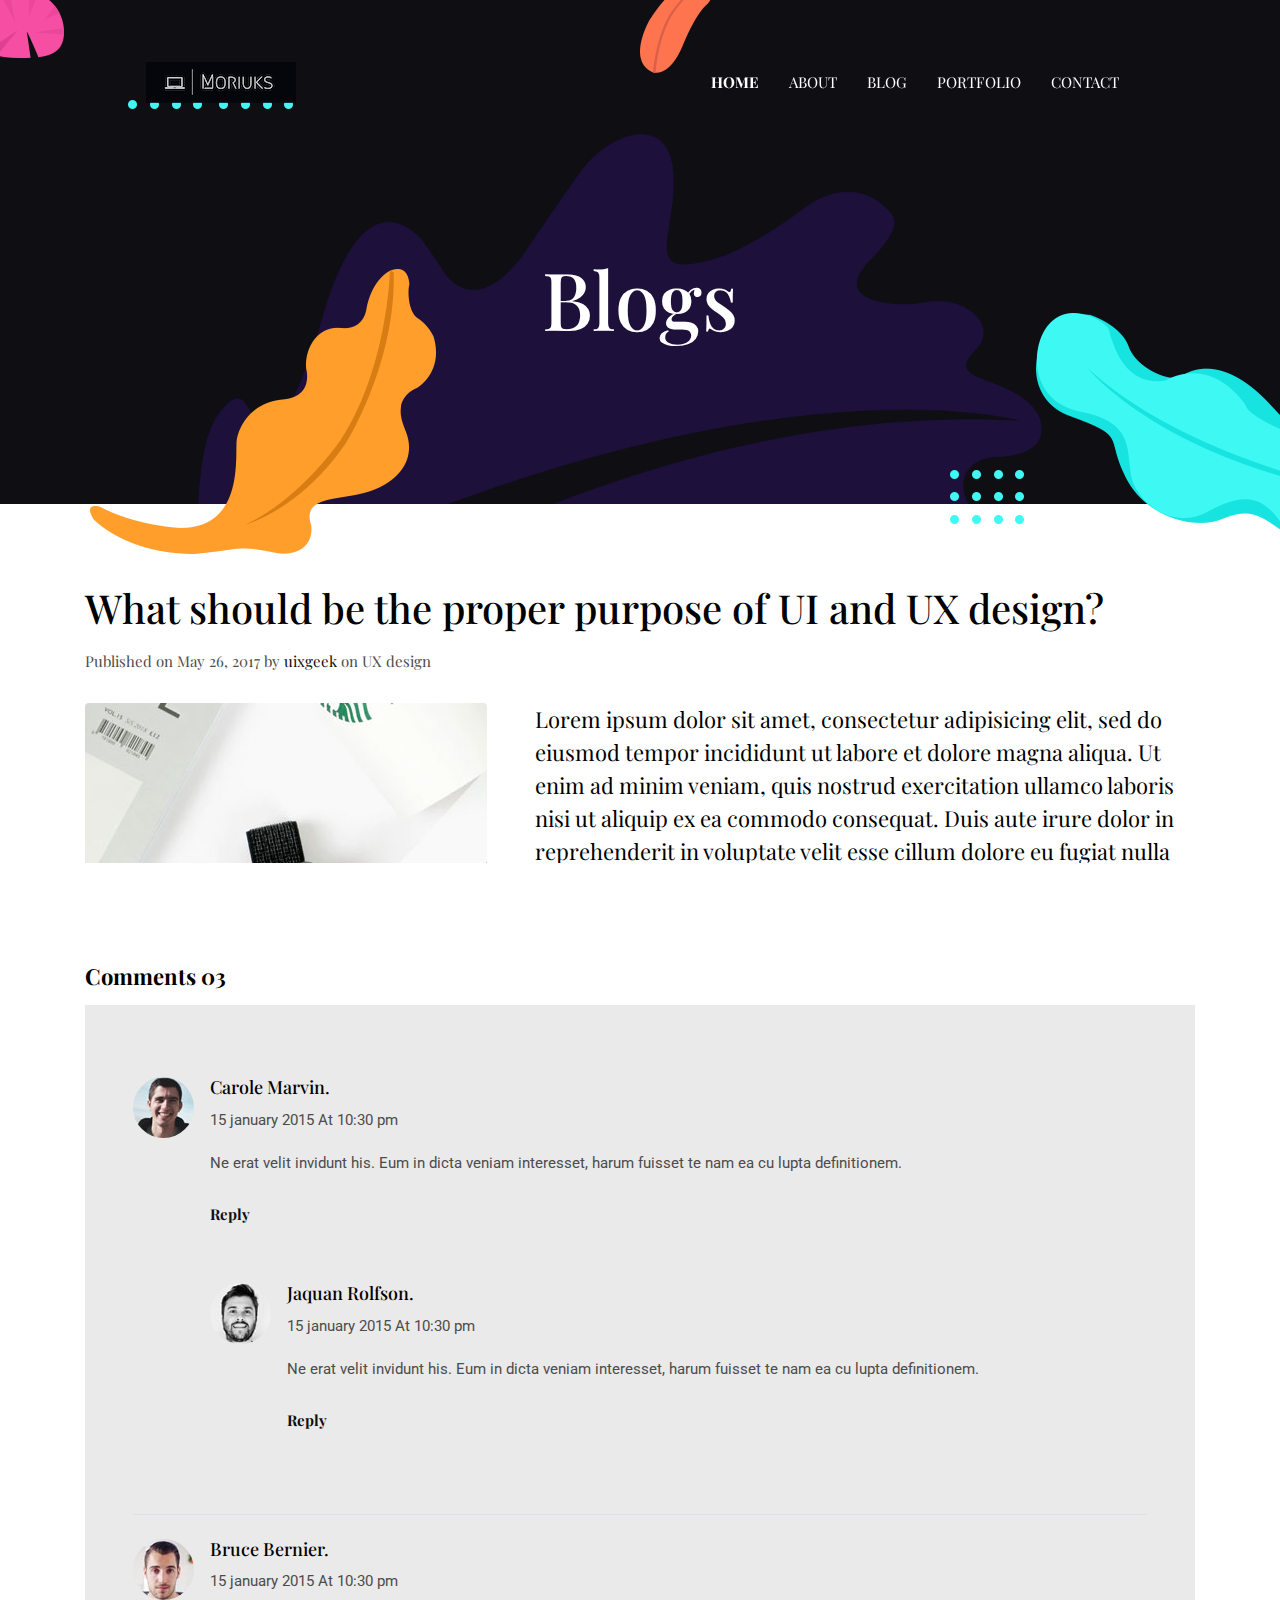
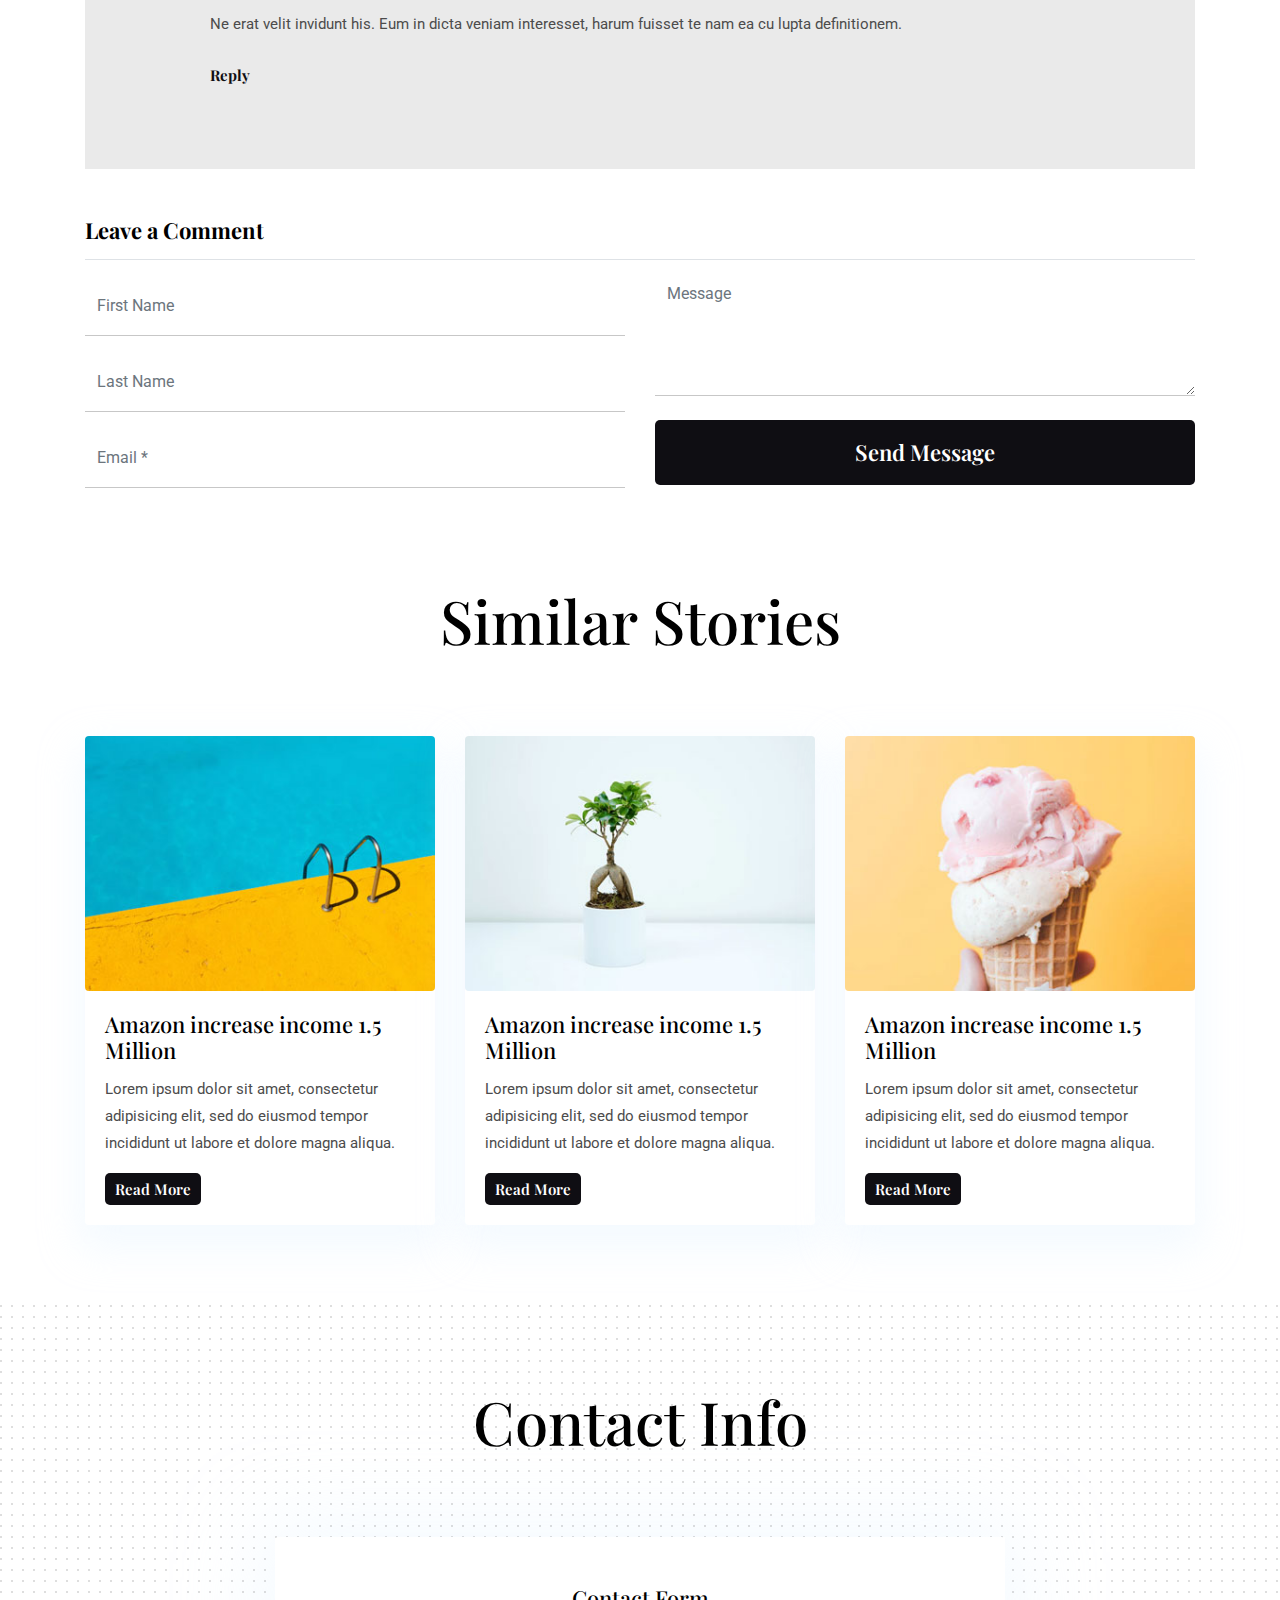
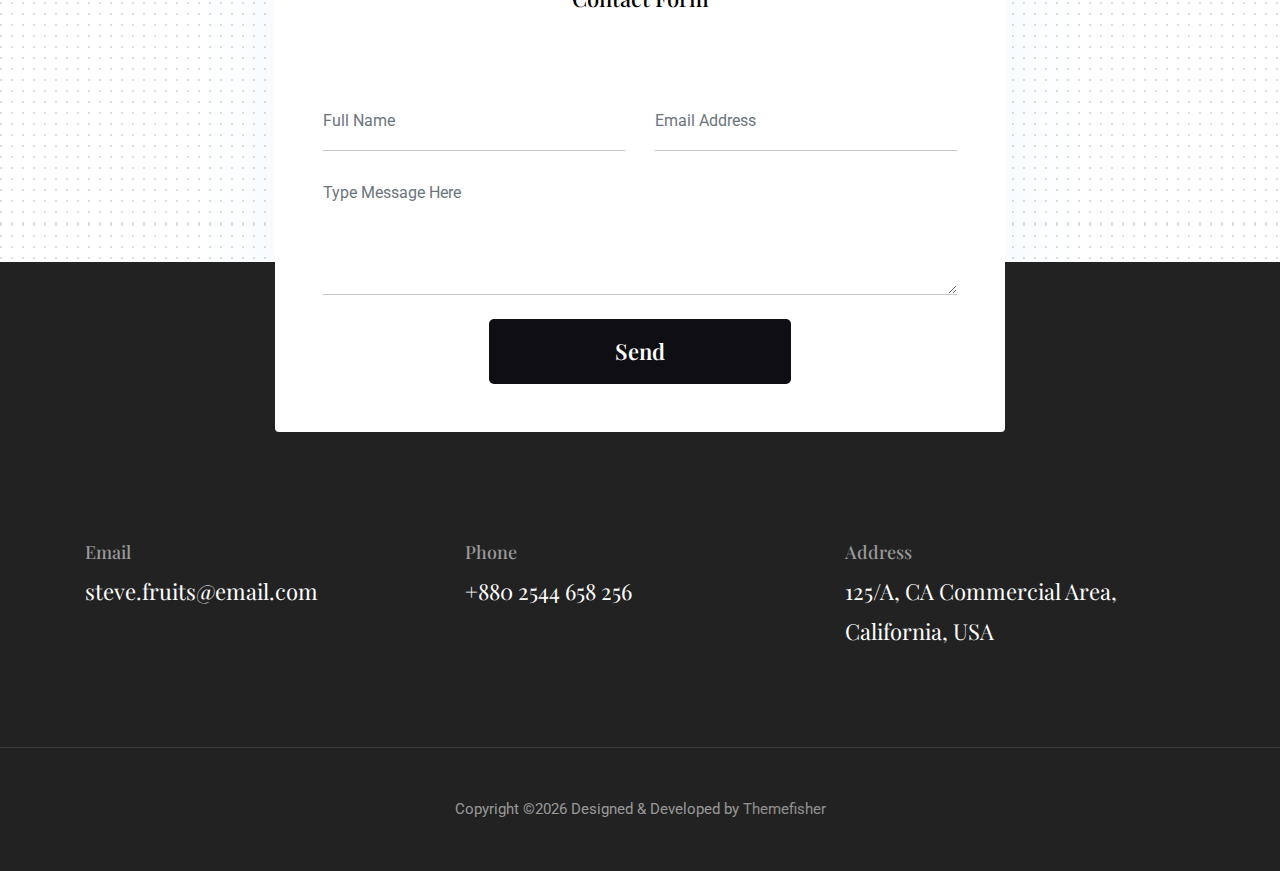
<file: blog-single.html>
<!--
 // WEBSITE: https://themefisher.com
 // TWITTER: https://twitter.com/themefisher
 // FACEBOOK: https://www.facebook.com/themefisher
 // GITHUB: https://github.com/themefisher/
-->

<!-- 
THEME: Kross - Creative Portfolio Template
VERSION: 1.0.0
AUTHOR: Themefisher

HOMEPAGE: https://themefisher.com/products/kross-creative-portfolio-template/
DEMO: https://demo.themefisher.com/kross/
GITHUB: https://github.com/themefisher/meghna-onepage-html5-business-template

Get HUGO Version : https://gethugothemes.com/products/kross-hugo-theme/

WEBSITE: https://themefisher.com
TWITTER: https://twitter.com/themefisher
FACEBOOK: https://www.facebook.com/themefisher
-->

<!DOCTYPE html>
<html lang="en">
<head>

  <!-- Basic Page Needs
  ================================================== -->
  <meta charset="utf-8">
  <title>Kross - Creative Portfolio Template</title>

  <!-- Mobile Specific Metas
  ================================================== -->
  <meta http-equiv="X-UA-Compatible" content="IE=edge">
  <meta name="description" content="Creative Portfolio Template">
  <meta name="viewport" content="width=device-width, initial-scale=1.0, maximum-scale=5.0">
  <meta name="author" content="Themefisher">
  <meta name="generator" content="Themefisher Kross Template v1.0">
  <!-- Favicon -->
  <link rel="shortcut icon" type="image/x-icon" href="images/favicon.png" />
  
  <!-- ** Plugins Needed for the Project ** -->
  <!-- Bootstrap -->
  <link rel="stylesheet" href="plugins/bootstrap/bootstrap.min.css">
  <!-- slick slider -->
  <link rel="stylesheet" href="plugins/slick/slick.css">
  <!-- themefy-icon -->
  <link rel="stylesheet" href="plugins/themify-icons/themify-icons.css">

  <!-- Main Stylesheet -->
  <link href="css/style.css" rel="stylesheet">

</head>
<body>
  

<header class="navigation fixed-top">
  <nav class="navbar navbar-expand-lg navbar-dark">
    <a class="navbar-brand font-tertiary h3" href="index.html"><img src="images/logo.png" alt="Myself"></a>
    <button class="navbar-toggler" type="button" data-toggle="collapse" data-target="#navigation"
      aria-controls="navigation" aria-expanded="false" aria-label="Toggle navigation">
      <span class="navbar-toggler-icon"></span>
    </button>

    <div class="collapse navbar-collapse text-center" id="navigation">
      <ul class="navbar-nav ml-auto">
        <li class="nav-item active">
          <a class="nav-link" href="index.html">Home</a>
        </li>
        <li class="nav-item">
          <a class="nav-link" href="about.html">about</a>
        </li>
        <li class="nav-item">
          <a class="nav-link" href="blog.html">Blog</a>
        </li>
        <li class="nav-item">
          <a class="nav-link" href="portfolio.html">Portfolio</a>
        </li>
        <li class="nav-item">
          <a class="nav-link" href="contact.html">Contact</a>
        </li>
      </ul>
    </div>
  </nav>
</header>

<!-- page title -->
<section class="page-title bg-primary position-relative">
  <div class="container">
    <div class="row">
      <div class="col-12 text-center">
        <h1 class="text-white font-tertiary">Blogs</h1>
      </div>
    </div>
  </div>
  <!-- background shapes -->
  <img src="images/illustrations/page-title.png" alt="illustrations" class="bg-shape-1 w-100">
  <img src="images/illustrations/leaf-pink-round.png" alt="illustrations" class="bg-shape-2">
  <img src="images/illustrations/dots-cyan.png" alt="illustrations" class="bg-shape-3">
  <img src="images/illustrations/leaf-orange.png" alt="illustrations" class="bg-shape-4">
  <img src="images/illustrations/leaf-yellow.png" alt="illustrations" class="bg-shape-5">
  <img src="images/illustrations/dots-group-cyan.png" alt="illustrations" class="bg-shape-6">
  <img src="images/illustrations/leaf-cyan-lg.png" alt="illustrations" class="bg-shape-7">
</section>
<!-- /page title -->

<section class="section">
  <div class="container">
    <div class="row">
      <div class="col-lg-12">
        <h3 class="font-tertiary mb-3">What should be the proper purpose of UI and UX design?</h3>
        <p class="font-secondary mb-5">Published on May 26, 2017 by <span class="text-primary">uixgeek</span
            class="text-primary"> on <span>UX design</span></p>
        <div class="content">
          <img src="images/blog/post-1.jpg" alt="post-thumb" class="img-fluid rounded float-left mr-5 mb-4">
          <strong>Lorem ipsum dolor sit amet, consectetur adipisicing elit, sed do eiusmod tempor incididunt ut labore
            et dolore magna aliqua. Ut enim ad minim veniam, quis nostrud exercitation ullamco laboris nisi ut aliquip
            ex ea commodo consequat. Duis aute irure dolor in reprehenderit in voluptate velit esse cillum dolore eu
            fugiat nulla pariatur. Excepteur sint occaecat cupidatat non proident, sunt in culpa qui officia deserunt
            mollit anim id est laborum.</strong>
          <p>Lorem ipsum dolor sit amet, consectetur adipisicing elit, sed do eiusmod tempor incididunt ut labore et
            dolore magna aliqua. Ut enim ad minim veniam, quis nostrud exercitation ullamco laboris nisi ut aliquip ex
            ea commodo consequat. Duis aute irure dolor in reprehenderit in voluptate velit esse cillum dolore eu fugiat
            nulla pariatur. Excepteur sint occaecat cupidatat non proident, sunt in culpa qui officia deserunt mollit
            anim id est laborum. Sed ut perspiciatis unde omnis iste natus error sit voluptatem accusantium doloremque
            laudantium, totam rem aperiam, eaque ipsa quae ab illo inventore veritatis et quasi architecto beatae vitae
            dicta sunt explicabo. Nemo enim ipsam voluptatem quia voluptas sit aspernatur aut odit aut fugit, sed quia
            consequuntur magni dolores eos qui ratione voluptatem sequi nesciunt. Neque porro quisquam est.</p>
          <p>Lorem ipsum dolor sit amet, consectetur adipisicing elit, sed do eiusmod tempor incididunt ut labore et
            dolore magna aliqua. Ut enim ad minim veniam, quis nostrud exercitation ullamco laboris nisi ut aliquip ex
            ea commodo consequat. Duis aute irure dolor in reprehenderit in voluptate velit esse cillum dolore eu fugiat
            nulla pariatur. Excepteur sint occaecat cupidatat non proident, sunt in culpa qui officia deserunt mollit
            anim id est laborum. Sed ut perspiciatis unde omnis iste natus error sit voluptatem accusantium doloremque
            laudantium, totam rem aperiam, eaque ipsa quae ab illo inventore veritatis et quasi architecto beatae vitae
            dicta sunt explicabo. Nemo enim ipsam voluptatem quia voluptas sit aspernatur aut odit aut fugit, sed quia
            consequuntur magni dolores eos qui ratione voluptatem sequi nesciunt. Neque porro quisquam est, qui dolorem
            ipsum quia dolor sit amet, consectetur, adipisci velit, sed quia non numquam eius modi tempora incidunt ut
            labore et dolore magnam aliquam quaerat voluptatem.</p>
          <blockquote>Dolorem ipsum quia dolor sit amet, consectetur, adipisci velit, sed quia non numquam eius modi
            tempora incidunt ut labore et dolore magnam aliquam quaerat voluptatem.</blockquote>
          <p>Lorem ipsum dolor sit amet, consectetur adipisicing elit, sed do eiusmod tempor incididunt ut labore et
            dolore magna aliqua. Ut enim ad minim veniam, quis nostrud exercitation ullamco laboris nisi ut aliquip ex
            ea commodo consequat. Duis aute irure dolor in reprehenderit in voluptate velit esse cillum dolore eu fugiat
            nulla pariatur. Excepteur sint occaecat cupidatat non proident, sunt in culpa qui officia deserunt mollit
            anim id est laborum. Sed ut perspiciatis unde omnis iste natus error sit voluptatem accusantium doloremque
            laudantium, totam rem aperiam, eaque ipsa quae ab illo inventore veritatis et quasi architecto beatae vitae
            dicta sunt explicabo. Nemo enim ipsam voluptatem quia voluptas sit aspernatur aut odit aut fugit, sed quia
            consequuntur magni dolores eos qui ratione voluptatem sequi nesciunt. Neque porro quisquam est, qui dolorem
            ipsum quia dolor sit amet, consectetur, adipisci velit, sed quia non numquam eius modi tempora incidunt ut
            labore et dolore magnam aliquam quaerat voluptatem.</p>
        </div>
      </div>
    </div>
  </div>
</section>

<section>
  <div class="container">
    <div class="row">
      <div class="col-lg-12">
        <h4 class="font-weight-bold mb-3">Comments 03</h4>
        <div class="bg-gray p-5 mb-4">
          <div class="media border-bottom py-4">
            <img src="images/user-1.jpg" class="img-fluid align-self-start rounded-circle mr-3" alt="">
            <div class="media-body">
              <h5 class="mt-0">Carole Marvin.</h5>
              <p>15 january 2015 At 10:30 pm</p>
              <p>Ne erat velit invidunt his. Eum in dicta veniam interesset, harum fuisset te nam ea cu lupta
                definitionem.</p>
              <a href="#!" class="btn btn-transparent btn-sm pl-0">Reply</a>
              <div class="media my-5">
                <img src="images/user-2.jpg" class="img-fluid align-self-start rounded-circle mr-3" alt="">
                <div class="media-body">
                  <h5 class="mt-0">Jaquan Rolfson.</h5>
                  <p>15 january 2015 At 10:30 pm</p>
                  <p>Ne erat velit invidunt his. Eum in dicta veniam interesset, harum fuisset te nam ea cu lupta
                    definitionem.</p>
                  <a href="#!" class="btn btn-transparent btn-sm pl-0">Reply</a>
                </div>
              </div>
            </div>
          </div>
          <div class="media py-4">
            <img src="images/user-3.jpg" class="img-fluid align-self-start rounded-circle mr-3" alt="">
            <div class="media-body">
              <h5 class="mt-0">Bruce Bernier.</h5>
              <p>15 january 2015 At 10:30 pm</p>
              <p>Ne erat velit invidunt his. Eum in dicta veniam interesset, harum fuisset te nam ea cu lupta
                definitionem.</p>
              <a href="#!" class="btn btn-transparent btn-sm pl-0">Reply</a>
            </div>
          </div>
        </div>
        <div class="mt-5">
          <h4 class="font-weight-bold mb-3 border-bottom pb-3">Leave a Comment</h4>
          <form action="#" class="row">
            <div class="col-md-6">
              <input type="text" class="form-control mb-3" placeholder="First Name" name="fname" id="fname" required>
              <input type="text" class="form-control mb-3" placeholder="Last Name" name="lname" id="lname" required>
              <input type="text" class="form-control mb-3" placeholder="Email *" name="mail" id="mail" required>
            </div>
            <div class="col-md-6">
              <textarea name="comment" id="comment" placeholder="Message" class="form-control mb-4"></textarea required>
              <button type="submit" class="btn btn-primary w-100">Send Message</button>
            </div>
          </form>
        </div>
      </div>
    </div>
  </div>
</section>

<!-- blog -->
<section class="section">
  <div class="container">
    <div class="row">
      <div class="col-12 text-center">
        <h2 class="section-title">Similar Stories</h2>
      </div>
      <div class="col-lg-4 col-sm-6 mb-4 mb-lg-0">
        <article class="card shadow">
          <img class="rounded card-img-top" src="images/blog/post-3.jpg" alt="post-thumb">
          <div class="card-body">
            <h4 class="card-title"><a class="text-dark" href="blog-single.html">Amazon increase income 1.5 Million</a>
            </h4>
            <p class="cars-text">Lorem ipsum dolor sit amet, consectetur adipisicing elit, sed do eiusmod tempor
              incididunt ut labore et
              dolore magna aliqua.</p>
            <a href="blog-single.html" class="btn btn-xs btn-primary">Read More</a>
          </div>
        </article>
      </div>
      <div class="col-lg-4 col-sm-6 mb-4 mb-lg-0">
        <article class="card shadow">
          <img class="rounded card-img-top" src="images/blog/post-4.jpg" alt="post-thumb">
          <div class="card-body">
            <h4 class="card-title"><a class="text-dark" href="blog-single.html">Amazon increase income 1.5 Million</a>
            </h4>
            <p class="cars-text">Lorem ipsum dolor sit amet, consectetur adipisicing elit, sed do eiusmod tempor
              incididunt ut labore et
              dolore magna aliqua.</p>
            <a href="blog-single.html" class="btn btn-xs btn-primary">Read More</a>
          </div>
        </article>
      </div>
      <div class="col-lg-4 col-sm-6 mb-4 mb-lg-0">
        <article class="card shadow">
          <img class="rounded card-img-top" src="images/blog/post-2.jpg" alt="post-thumb">
          <div class="card-body">
            <h4 class="card-title"><a class="text-dark" href="blog-single.html">Amazon increase income 1.5 Million</a>
            </h4>
            <p class="cars-text">Lorem ipsum dolor sit amet, consectetur adipisicing elit, sed do eiusmod tempor
              incididunt ut labore et
              dolore magna aliqua.</p>
            <a href="blog-single.html" class="btn btn-xs btn-primary">Read More</a>
          </div>
        </article>
      </div>
    </div>
  </div>
</section>
<!-- /blog -->

<!-- contact -->
<section class="section section-on-footer" data-background="images/backgrounds/bg-dots.png">
  <div class="container">
    <div class="row">
      <div class="col-12 text-center">
        <h2 class="section-title">Contact Info</h2>
      </div>
      <div class="col-lg-8 mx-auto">
        <div class="bg-white rounded text-center p-5 shadow-down">
          <h4 class="mb-80">Contact Form</h4>
          <form action="#" class="row">
            <div class="col-md-6">
              <input type="text" id="name" name="name" placeholder="Full Name" class="form-control px-0 mb-4" required>
            </div>
            <div class="col-md-6">
              <input type="email" id="email" name="email" placeholder="Email Address" class="form-control px-0 mb-4" required>
            </div>
            <div class="col-12">
              <textarea name="message" id="message" class="form-control px-0 mb-4"
                placeholder="Type Message Here" required></textarea>
            </div>
            <div class="col-lg-6 col-10 mx-auto">
              <button class="btn btn-primary w-100">send</button>
            </div>
          </form>
        </div>
      </div>
    </div>
  </div>
</section>
<!-- /contact -->

<!-- footer -->
<footer class="bg-dark footer-section">
  <div class="section">
    <div class="container">
      <div class="row">
        <div class="col-md-4">
          <h5 class="text-light">Email</h5>
          <p class="text-white paragraph-lg font-secondary">steve.fruits@email.com</p>
        </div>
        <div class="col-md-4">
          <h5 class="text-light">Phone</h5>
          <p class="text-white paragraph-lg font-secondary">+880 2544 658 256</p>
        </div>
        <div class="col-md-4">
          <h5 class="text-light">Address</h5>
          <p class="text-white paragraph-lg font-secondary">125/A, CA Commercial Area, California, USA</p>
        </div>
      </div>
    </div>
  </div>
  <div class="border-top text-center border-dark py-5">
    <p class="mb-0 text-light">Copyright &copy;<script>
        var CurrentYear = new Date().getFullYear()
        document.write(CurrentYear)
      </script> Designed &amp; Developed by <a class="text-white-50" href="Themefisher">Themefisher</a></p>
  </div>
</footer>
<!-- /footer -->

<!-- jQuery -->
<script src="plugins/jQuery/jquery.min.js"></script>
<!-- Bootstrap JS -->
<script src="plugins/bootstrap/bootstrap.min.js"></script>
<!-- slick slider -->
<script src="plugins/slick/slick.min.js"></script>
<!-- filter -->
<script src="plugins/shuffle/shuffle.min.js"></script>

<!-- Main Script -->
<script src="js/script.js"></script>

</body>
</html>
</file>
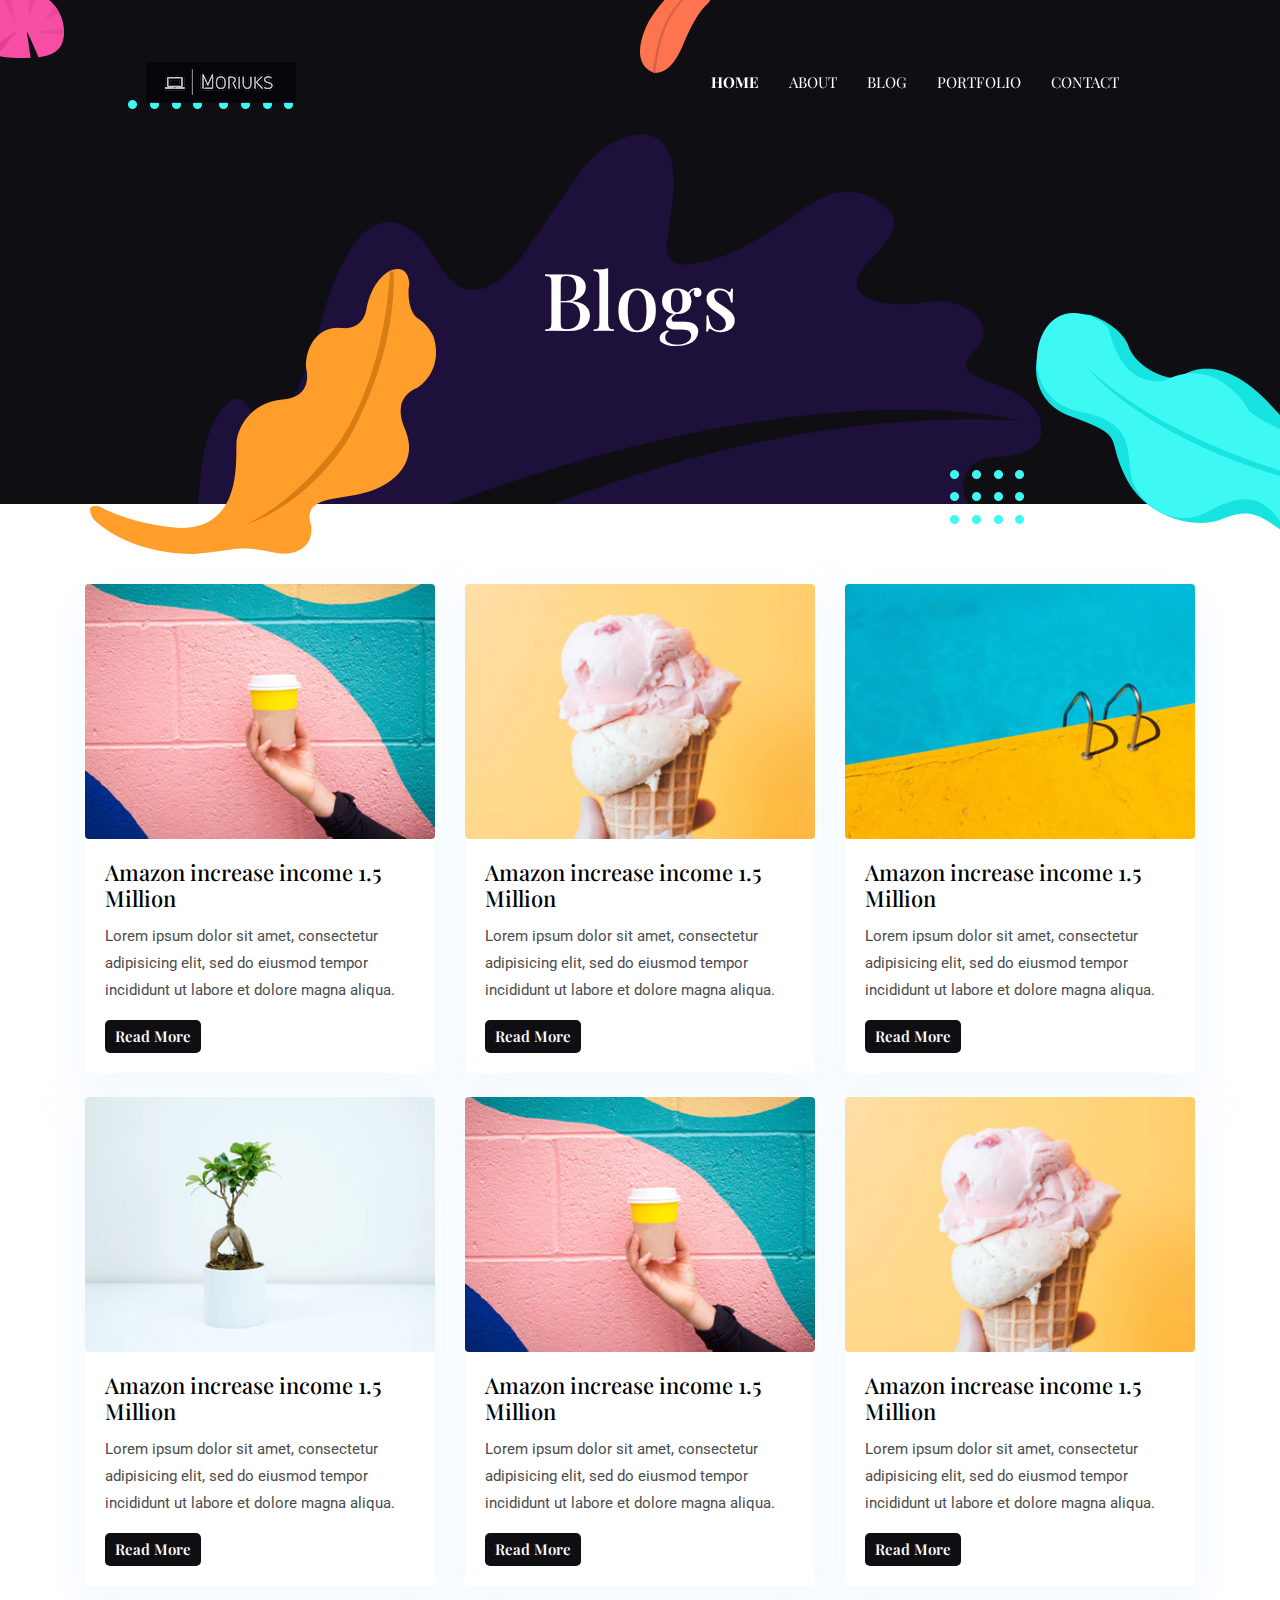
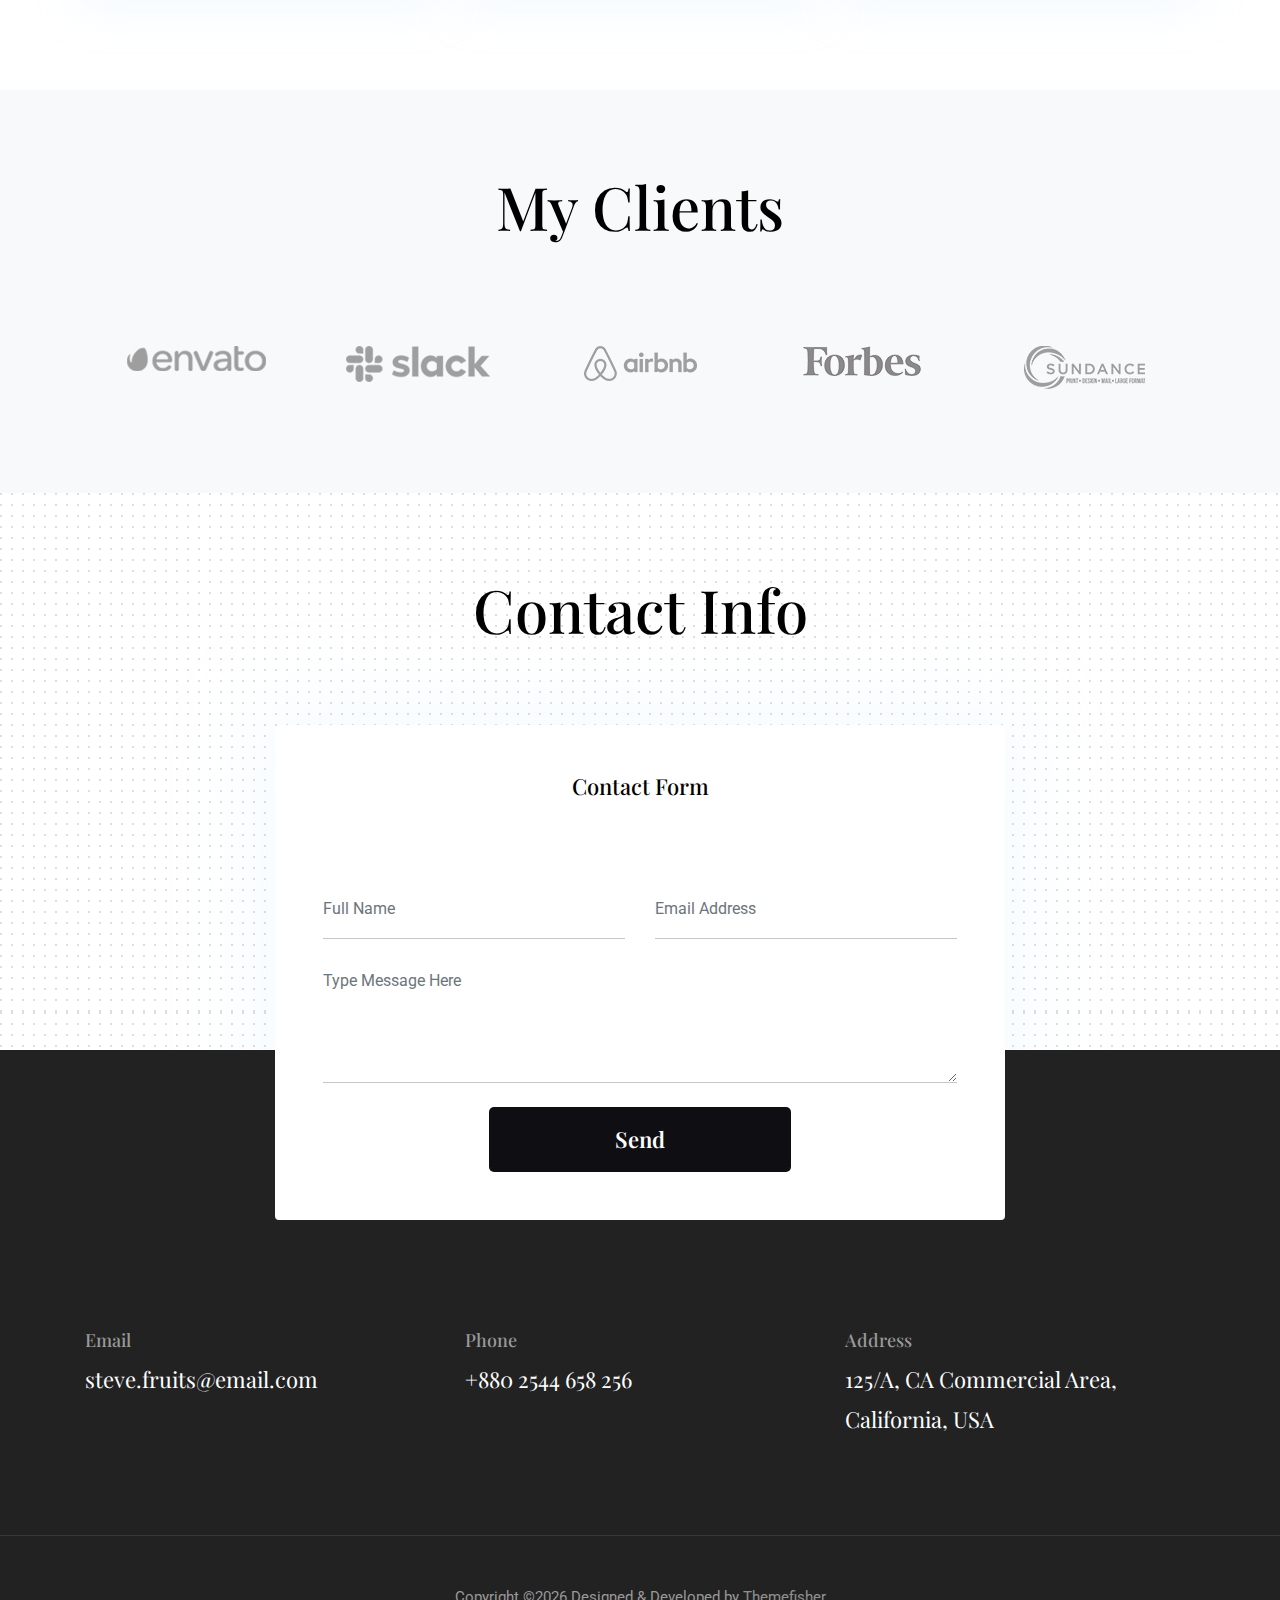
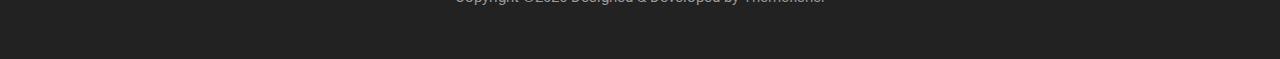
<file: blog.html>
<!--
 // WEBSITE: https://themefisher.com
 // TWITTER: https://twitter.com/themefisher
 // FACEBOOK: https://www.facebook.com/themefisher
 // GITHUB: https://github.com/themefisher/
-->

<!-- 
THEME: Kross - Creative Portfolio Template
VERSION: 1.0.0
AUTHOR: Themefisher

HOMEPAGE: https://themefisher.com/products/kross-creative-portfolio-template/
DEMO: https://demo.themefisher.com/kross/
GITHUB: https://github.com/themefisher/meghna-onepage-html5-business-template

Get HUGO Version : https://gethugothemes.com/products/kross-hugo-theme/

WEBSITE: https://themefisher.com
TWITTER: https://twitter.com/themefisher
FACEBOOK: https://www.facebook.com/themefisher
-->

<!DOCTYPE html>
<html lang="en">
<head>

  <!-- Basic Page Needs
  ================================================== -->
  <meta charset="utf-8">
  <title>Kross - Creative Portfolio Template</title>

  <!-- Mobile Specific Metas
  ================================================== -->
  <meta http-equiv="X-UA-Compatible" content="IE=edge">
  <meta name="description" content="Creative Portfolio Template">
  <meta name="viewport" content="width=device-width, initial-scale=1.0, maximum-scale=5.0">
  <meta name="author" content="Themefisher">
  <meta name="generator" content="Themefisher Kross Template v1.0">
  <!-- Favicon -->
  <link rel="shortcut icon" type="image/x-icon" href="images/favicon.png" />
  
  <!-- ** Plugins Needed for the Project ** -->
  <!-- Bootstrap -->
  <link rel="stylesheet" href="plugins/bootstrap/bootstrap.min.css">
  <!-- slick slider -->
  <link rel="stylesheet" href="plugins/slick/slick.css">
  <!-- themefy-icon -->
  <link rel="stylesheet" href="plugins/themify-icons/themify-icons.css">

  <!-- Main Stylesheet -->
  <link href="css/style.css" rel="stylesheet">

</head>
<body>
  

<header class="navigation fixed-top">
  <nav class="navbar navbar-expand-lg navbar-dark">
    <a class="navbar-brand font-tertiary h3" href="index.html"><img src="images/logo.png" alt="Myself"></a>
    <button class="navbar-toggler" type="button" data-toggle="collapse" data-target="#navigation"
      aria-controls="navigation" aria-expanded="false" aria-label="Toggle navigation">
      <span class="navbar-toggler-icon"></span>
    </button>

    <div class="collapse navbar-collapse text-center" id="navigation">
      <ul class="navbar-nav ml-auto">
        <li class="nav-item active">
          <a class="nav-link" href="index.html">Home</a>
        </li>
        <li class="nav-item">
          <a class="nav-link" href="about.html">about</a>
        </li>
        <li class="nav-item">
          <a class="nav-link" href="blog.html">Blog</a>
        </li>
        <li class="nav-item">
          <a class="nav-link" href="portfolio.html">Portfolio</a>
        </li>
        <li class="nav-item">
          <a class="nav-link" href="contact.html">Contact</a>
        </li>
      </ul>
    </div>
  </nav>
</header>

<!-- page title -->
<section class="page-title bg-primary position-relative">
  <div class="container">
    <div class="row">
      <div class="col-12 text-center">
        <h1 class="text-white font-tertiary">Blogs</h1>
      </div>
    </div>
  </div>
  <!-- background shapes -->
  <img src="images/illustrations/page-title.png" alt="illustrations" class="bg-shape-1 w-100">
  <img src="images/illustrations/leaf-pink-round.png" alt="illustrations" class="bg-shape-2">
  <img src="images/illustrations/dots-cyan.png" alt="illustrations" class="bg-shape-3">
  <img src="images/illustrations/leaf-orange.png" alt="illustrations" class="bg-shape-4">
  <img src="images/illustrations/leaf-yellow.png" alt="illustrations" class="bg-shape-5">
  <img src="images/illustrations/dots-group-cyan.png" alt="illustrations" class="bg-shape-6">
  <img src="images/illustrations/leaf-cyan-lg.png" alt="illustrations" class="bg-shape-7">
</section>
<!-- /page title -->

<!-- blog -->
<section class="section">
  <div class="container">
    <div class="row">
        <div class="col-lg-4 col-sm-6 mb-4">
          <article class="card shadow">
            <img class="rounded card-img-top" src="images/blog/post-5.jpg" alt="post-thumb">
            <div class="card-body">
              <h4 class="card-title"><a class="text-dark" href="blog-single.html">Amazon increase income 1.5 Million</a>
              </h4>
              <p class="cars-text">Lorem ipsum dolor sit amet, consectetur adipisicing elit, sed do eiusmod tempor
                incididunt ut labore et
                dolore magna aliqua.</p>
              <a href="blog-single.html" class="btn btn-xs btn-primary">Read More</a>
            </div>
          </article>
        </div>
      <div class="col-lg-4 col-sm-6 mb-4">
        <article class="card shadow">
          <img class="rounded card-img-top" src="images/blog/post-2.jpg" alt="post-thumb">
          <div class="card-body">
            <h4 class="card-title"><a class="text-dark" href="blog-single.html">Amazon increase income 1.5 Million</a>
            </h4>
            <p class="cars-text">Lorem ipsum dolor sit amet, consectetur adipisicing elit, sed do eiusmod tempor
              incididunt ut labore et
              dolore magna aliqua.</p>
            <a href="blog-single.html" class="btn btn-xs btn-primary">Read More</a>
          </div>
        </article>
      </div>
      <div class="col-lg-4 col-sm-6 mb-4">
        <article class="card shadow">
          <img class="rounded card-img-top" src="images/blog/post-3.jpg" alt="post-thumb">
          <div class="card-body">
            <h4 class="card-title"><a class="text-dark" href="blog-single.html">Amazon increase income 1.5 Million</a>
            </h4>
            <p class="cars-text">Lorem ipsum dolor sit amet, consectetur adipisicing elit, sed do eiusmod tempor
              incididunt ut labore et
              dolore magna aliqua.</p>
            <a href="blog-single.html" class="btn btn-xs btn-primary">Read More</a>
          </div>
        </article>
      </div>
      <div class="col-lg-4 col-sm-6 mb-4">
        <article class="card shadow">
          <img class="rounded card-img-top" src="images/blog/post-4.jpg" alt="post-thumb">
          <div class="card-body">
            <h4 class="card-title"><a class="text-dark" href="blog-single.html">Amazon increase income 1.5 Million</a>
            </h4>
            <p class="cars-text">Lorem ipsum dolor sit amet, consectetur adipisicing elit, sed do eiusmod tempor
              incididunt ut labore et
              dolore magna aliqua.</p>
            <a href="blog-single.html" class="btn btn-xs btn-primary">Read More</a>
          </div>
        </article>
      </div>
      <div class="col-lg-4 col-sm-6 mb-4">
        <article class="card shadow">
          <img class="rounded card-img-top" src="images/blog/post-5.jpg" alt="post-thumb">
          <div class="card-body">
            <h4 class="card-title"><a class="text-dark" href="blog-single.html">Amazon increase income 1.5 Million</a>
            </h4>
            <p class="cars-text">Lorem ipsum dolor sit amet, consectetur adipisicing elit, sed do eiusmod tempor
              incididunt ut labore et
              dolore magna aliqua.</p>
            <a href="blog-single.html" class="btn btn-xs btn-primary">Read More</a>
          </div>
        </article>
      </div>
      <div class="col-lg-4 col-sm-6 mb-4">
        <article class="card shadow">
          <img class="rounded card-img-top" src="images/blog/post-2.jpg" alt="post-thumb">
          <div class="card-body">
            <h4 class="card-title"><a class="text-dark" href="blog-single.html">Amazon increase income 1.5 Million</a>
            </h4>
            <p class="cars-text">Lorem ipsum dolor sit amet, consectetur adipisicing elit, sed do eiusmod tempor
              incididunt ut labore et
              dolore magna aliqua.</p>
            <a href="blog-single.html" class="btn btn-xs btn-primary">Read More</a>
          </div>
        </article>
      </div>
    </div>
  </div>
</section>
<!-- /blog -->

<!-- clients -->
<section class="section bg-light">
  <div class="container">
    <div class="row">
      <div class="col-12 text-center">
        <h2 class="section-title">My Clients</h2>
      </div>
    </div>
    <div class="row">
      <div class="col-12">
        <div class="client-logo-slider d-flex align-items-center">
          <a href="contact.html" class="text-center d-block outline-0 p-4"><img class="d-unset img-fluid"
              src="images/clients-logo/client-logo-1.png" alt="client-logo"></a>
          <a href="contact.html" class="text-center d-block outline-0 p-4"><img class="d-unset img-fluid"
              src="images/clients-logo/client-logo-2.png" alt="client-logo"></a>
          <a href="contact.html" class="text-center d-block outline-0 p-4"><img class="d-unset img-fluid"
              src="images/clients-logo/client-logo-3.png" alt="client-logo"></a>
          <a href="contact.html" class="text-center d-block outline-0 p-4"><img class="d-unset img-fluid"
              src="images/clients-logo/client-logo-4.png" alt="client-logo"></a>
          <a href="contact.html" class="text-center d-block outline-0 p-4"><img class="d-unset img-fluid"
              src="images/clients-logo/client-logo-5.png" alt="client-logo"></a>
          <a href="contact.html" class="text-center d-block outline-0 p-4"><img class="d-unset img-fluid"
              src="images/clients-logo/client-logo-1.png" alt="client-logo"></a>
          <a href="contact.html" class="text-center d-block outline-0 p-4"><img class="d-unset img-fluid"
              src="images/clients-logo/client-logo-2.png" alt="client-logo"></a>
          <a href="contact.html" class="text-center d-block outline-0 p-4"><img class="d-unset img-fluid"
              src="images/clients-logo/client-logo-3.png" alt="client-logo"></a>
          <a href="contact.html" class="text-center d-block outline-0 p-4"><img class="d-unset img-fluid"
              src="images/clients-logo/client-logo-4.png" alt="client-logo"></a>
          <a href="contact.html" class="text-center d-block outline-0 p-4"><img class="d-unset img-fluid"
              src="images/clients-logo/client-logo-5.png" alt="client-logo"></a>
        </div>
      </div>
    </div>
  </div>
</section>
<!-- /clients -->

<!-- contact -->
<section class="section section-on-footer" data-background="images/backgrounds/bg-dots.png">
  <div class="container">
    <div class="row">
      <div class="col-12 text-center">
        <h2 class="section-title">Contact Info</h2>
      </div>
      <div class="col-lg-8 mx-auto">
        <div class="bg-white rounded text-center p-5 shadow-down">
          <h4 class="mb-80">Contact Form</h4>
          <form action="#" class="row">
            <div class="col-md-6">
              <input type="text" id="name" name="name" placeholder="Full Name" class="form-control px-0 mb-4" required>
            </div>
            <div class="col-md-6">
              <input type="email" id="email" name="email" placeholder="Email Address" class="form-control px-0 mb-4" required>
            </div>
            <div class="col-12">
              <textarea name="message" id="message" class="form-control px-0 mb-4"
                placeholder="Type Message Here" required></textarea>
            </div>
            <div class="col-lg-6 col-10 mx-auto">
              <button class="btn btn-primary w-100">send</button>
            </div>
          </form>
        </div>
      </div>
    </div>
  </div>
</section>
<!-- /contact -->

<!-- footer -->
<footer class="bg-dark footer-section">
  <div class="section">
    <div class="container">
      <div class="row">
        <div class="col-md-4">
          <h5 class="text-light">Email</h5>
          <p class="text-white paragraph-lg font-secondary">steve.fruits@email.com</p>
        </div>
        <div class="col-md-4">
          <h5 class="text-light">Phone</h5>
          <p class="text-white paragraph-lg font-secondary">+880 2544 658 256</p>
        </div>
        <div class="col-md-4">
          <h5 class="text-light">Address</h5>
          <p class="text-white paragraph-lg font-secondary">125/A, CA Commercial Area, California, USA</p>
        </div>
      </div>
    </div>
  </div>
  <div class="border-top text-center border-dark py-5">
    <p class="mb-0 text-light">Copyright &copy;<script>
        var CurrentYear = new Date().getFullYear()
        document.write(CurrentYear)
      </script> Designed &amp; Developed by <a class="text-white-50" href="Themefisher">Themefisher</a></p>
  </div>
</footer>
<!-- /footer -->

<!-- jQuery -->
<script src="plugins/jQuery/jquery.min.js"></script>
<!-- Bootstrap JS -->
<script src="plugins/bootstrap/bootstrap.min.js"></script>
<!-- slick slider -->
<script src="plugins/slick/slick.min.js"></script>
<!-- filter -->
<script src="plugins/shuffle/shuffle.min.js"></script>

<!-- Main Script -->
<script src="js/script.js"></script>

</body>
</html>
</file>
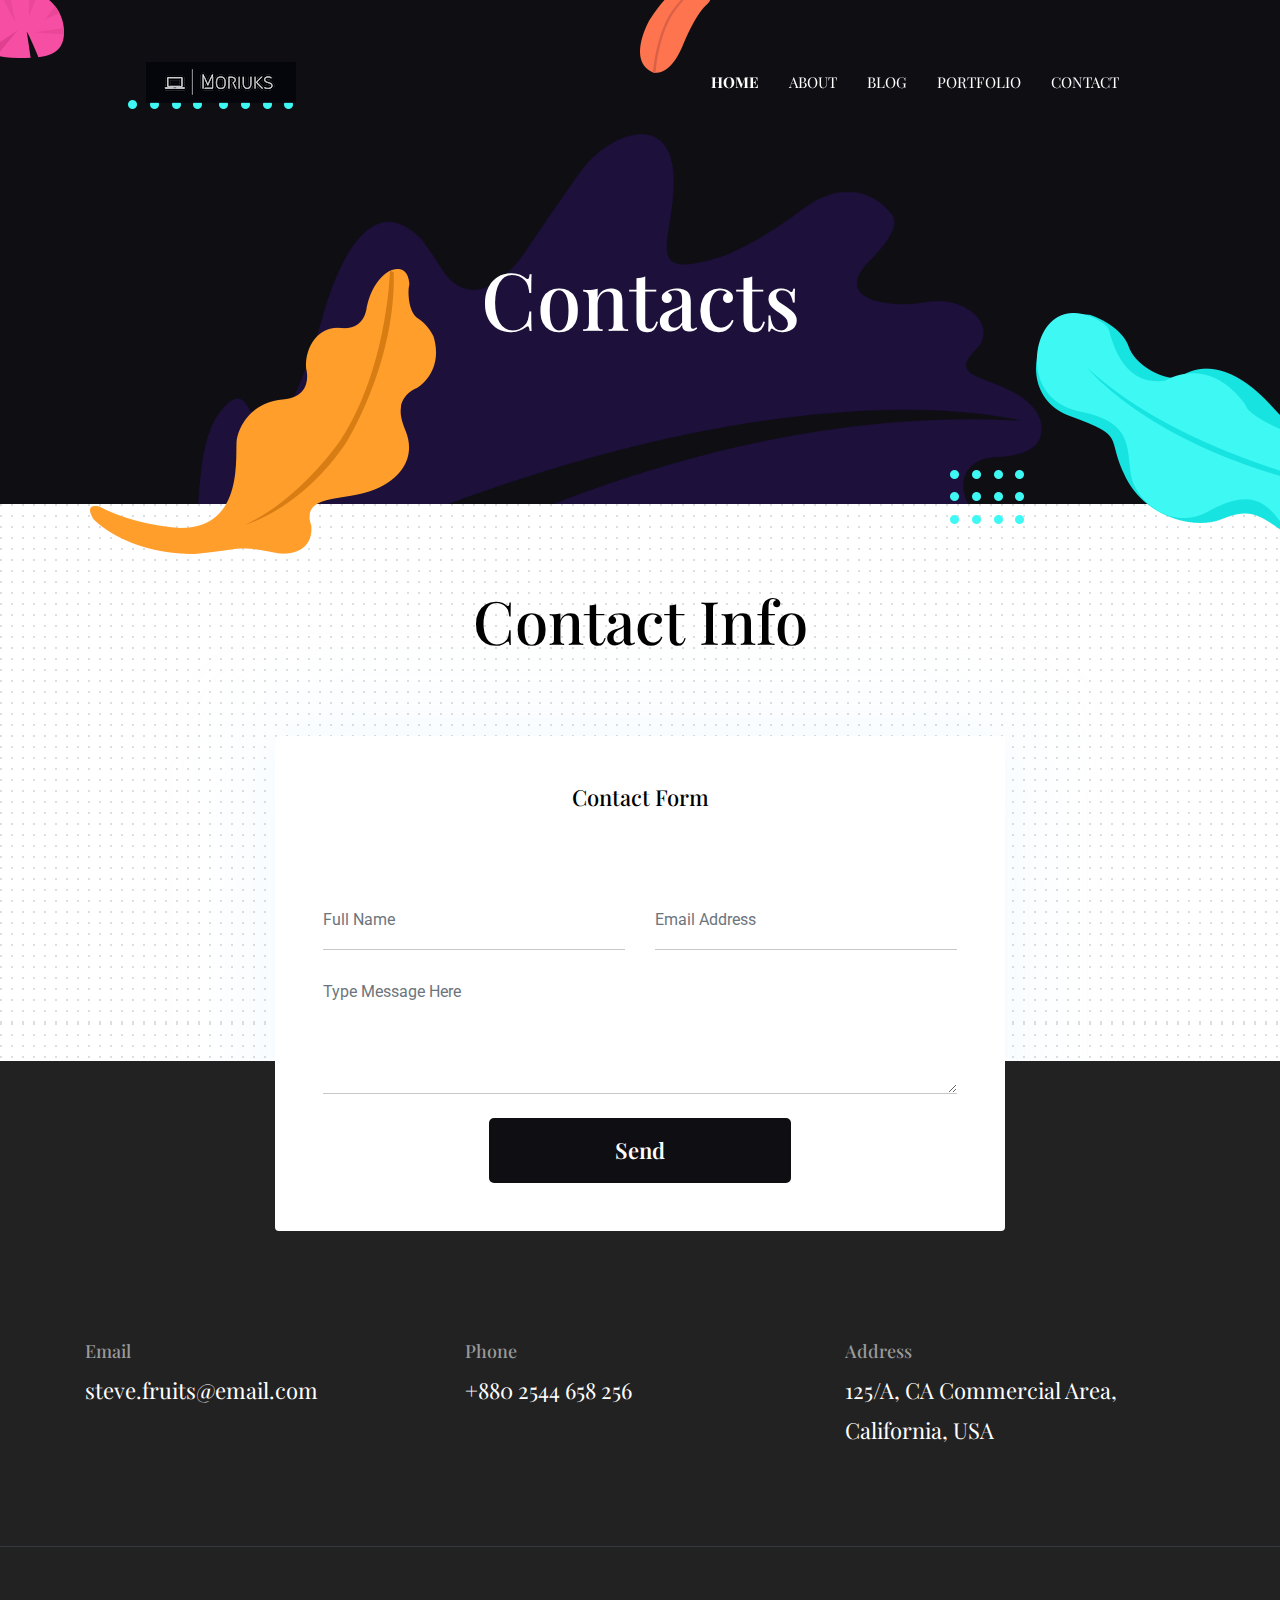
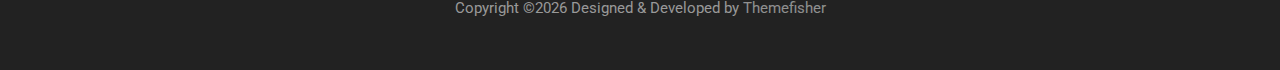
<file: contact.html>
<!--
 // WEBSITE: https://themefisher.com
 // TWITTER: https://twitter.com/themefisher
 // FACEBOOK: https://www.facebook.com/themefisher
 // GITHUB: https://github.com/themefisher/
-->

<!-- 
THEME: Kross - Creative Portfolio Template
VERSION: 1.0.0
AUTHOR: Themefisher

HOMEPAGE: https://themefisher.com/products/kross-creative-portfolio-template/
DEMO: https://demo.themefisher.com/kross/
GITHUB: https://github.com/themefisher/meghna-onepage-html5-business-template

Get HUGO Version : https://gethugothemes.com/products/kross-hugo-theme/

WEBSITE: https://themefisher.com
TWITTER: https://twitter.com/themefisher
FACEBOOK: https://www.facebook.com/themefisher
-->

<!DOCTYPE html>
<html lang="en">
<head>

  <!-- Basic Page Needs
  ================================================== -->
  <meta charset="utf-8">
  <title>Kross - Creative Portfolio Template</title>

  <!-- Mobile Specific Metas
  ================================================== -->
  <meta http-equiv="X-UA-Compatible" content="IE=edge">
  <meta name="description" content="Creative Portfolio Template">
  <meta name="viewport" content="width=device-width, initial-scale=1.0, maximum-scale=5.0">
  <meta name="author" content="Themefisher">
  <meta name="generator" content="Themefisher Kross Template v1.0">
  <!-- Favicon -->
  <link rel="shortcut icon" type="image/x-icon" href="images/favicon.png" />
  
  <!-- ** Plugins Needed for the Project ** -->
  <!-- Bootstrap -->
  <link rel="stylesheet" href="plugins/bootstrap/bootstrap.min.css">
  <!-- slick slider -->
  <link rel="stylesheet" href="plugins/slick/slick.css">
  <!-- themefy-icon -->
  <link rel="stylesheet" href="plugins/themify-icons/themify-icons.css">

  <!-- Main Stylesheet -->
  <link href="css/style.css" rel="stylesheet">

</head>
<body>
  

<header class="navigation fixed-top">
  <nav class="navbar navbar-expand-lg navbar-dark">
    <a class="navbar-brand font-tertiary h3" href="index.html"><img src="images/logo.png" alt="Myself"></a>
    <button class="navbar-toggler" type="button" data-toggle="collapse" data-target="#navigation"
      aria-controls="navigation" aria-expanded="false" aria-label="Toggle navigation">
      <span class="navbar-toggler-icon"></span>
    </button>

    <div class="collapse navbar-collapse text-center" id="navigation">
      <ul class="navbar-nav ml-auto">
        <li class="nav-item active">
          <a class="nav-link" href="index.html">Home</a>
        </li>
        <li class="nav-item">
          <a class="nav-link" href="about.html">about</a>
        </li>
        <li class="nav-item">
          <a class="nav-link" href="blog.html">Blog</a>
        </li>
        <li class="nav-item">
          <a class="nav-link" href="portfolio.html">Portfolio</a>
        </li>
        <li class="nav-item">
          <a class="nav-link" href="contact.html">Contact</a>
        </li>
      </ul>
    </div>
  </nav>
</header>

<!-- page title -->
<section class="page-title bg-primary position-relative">
  <div class="container">
    <div class="row">
      <div class="col-12 text-center">
        <h1 class="text-white font-tertiary">Contacts</h1>
      </div>
    </div>
  </div>
  <!-- background shapes -->
  <img src="images/illustrations/page-title.png" alt="illustrations" class="bg-shape-1 w-100">
  <img src="images/illustrations/leaf-pink-round.png" alt="illustrations" class="bg-shape-2">
  <img src="images/illustrations/dots-cyan.png" alt="illustrations" class="bg-shape-3">
  <img src="images/illustrations/leaf-orange.png" alt="illustrations" class="bg-shape-4">
  <img src="images/illustrations/leaf-yellow.png" alt="illustrations" class="bg-shape-5">
  <img src="images/illustrations/dots-group-cyan.png" alt="illustrations" class="bg-shape-6">
  <img src="images/illustrations/leaf-cyan-lg.png" alt="illustrations" class="bg-shape-7">
</section>
<!-- /page title -->

<!-- contact -->
<section class="section section-on-footer" data-background="images/backgrounds/bg-dots.png">
  <div class="container">
    <div class="row">
      <div class="col-12 text-center">
        <h2 class="section-title">Contact Info</h2>
      </div>
      <div class="col-lg-8 mx-auto">
        <div class="bg-white rounded text-center p-5 shadow-down">
          <h4 class="mb-80">Contact Form</h4>
          <form action="#" class="row">
            <div class="col-md-6">
              <input type="text" id="name" name="name" placeholder="Full Name" class="form-control px-0 mb-4" required>
            </div>
            <div class="col-md-6">
              <input type="email" id="email" name="email" placeholder="Email Address" class="form-control px-0 mb-4" required>
            </div>
            <div class="col-12">
              <textarea name="message" id="message" class="form-control px-0 mb-4"
                placeholder="Type Message Here" required></textarea>
            </div>
            <div class="col-lg-6 col-10 mx-auto">
              <button class="btn btn-primary w-100">send</button>
            </div>
          </form>
        </div>
      </div>
    </div>
  </div>
</section>
<!-- /contact -->

<!-- footer -->
<footer class="bg-dark footer-section">
  <div class="section">
    <div class="container">
      <div class="row">
        <div class="col-md-4">
          <h5 class="text-light">Email</h5>
          <p class="text-white paragraph-lg font-secondary">steve.fruits@email.com</p>
        </div>
        <div class="col-md-4">
          <h5 class="text-light">Phone</h5>
          <p class="text-white paragraph-lg font-secondary">+880 2544 658 256</p>
        </div>
        <div class="col-md-4">
          <h5 class="text-light">Address</h5>
          <p class="text-white paragraph-lg font-secondary">125/A, CA Commercial Area, California, USA</p>
        </div>
      </div>
    </div>
  </div>
  <div class="border-top text-center border-dark py-5">
    <p class="mb-0 text-light">Copyright &copy;<script>
        var CurrentYear = new Date().getFullYear()
        document.write(CurrentYear)
      </script> Designed &amp; Developed by <a class="text-white-50" href="Themefisher">Themefisher</a></p>
  </div>
</footer>
<!-- /footer -->

<!-- jQuery -->
<script src="plugins/jQuery/jquery.min.js"></script>
<!-- Bootstrap JS -->
<script src="plugins/bootstrap/bootstrap.min.js"></script>
<!-- slick slider -->
<script src="plugins/slick/slick.min.js"></script>
<!-- filter -->
<script src="plugins/shuffle/shuffle.min.js"></script>

<!-- Main Script -->
<script src="js/script.js"></script>

</body>
</html>
</file>
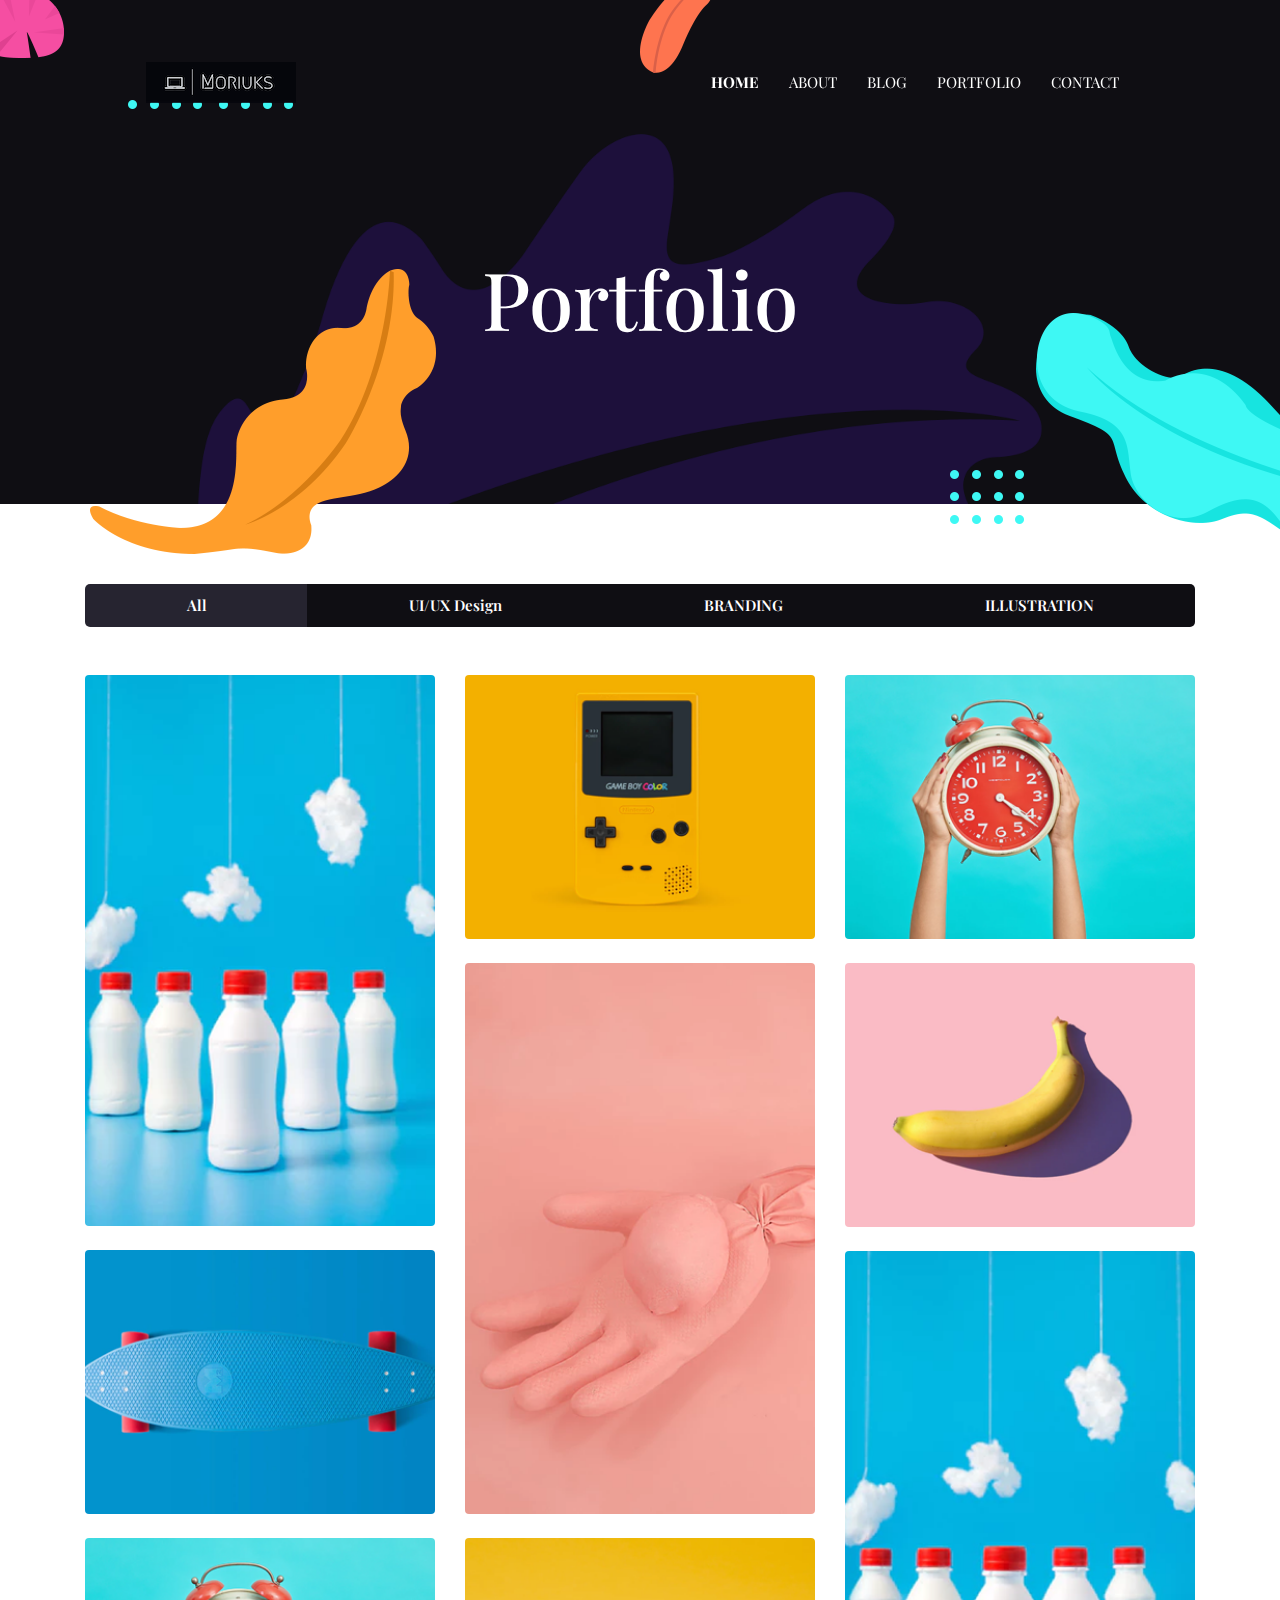
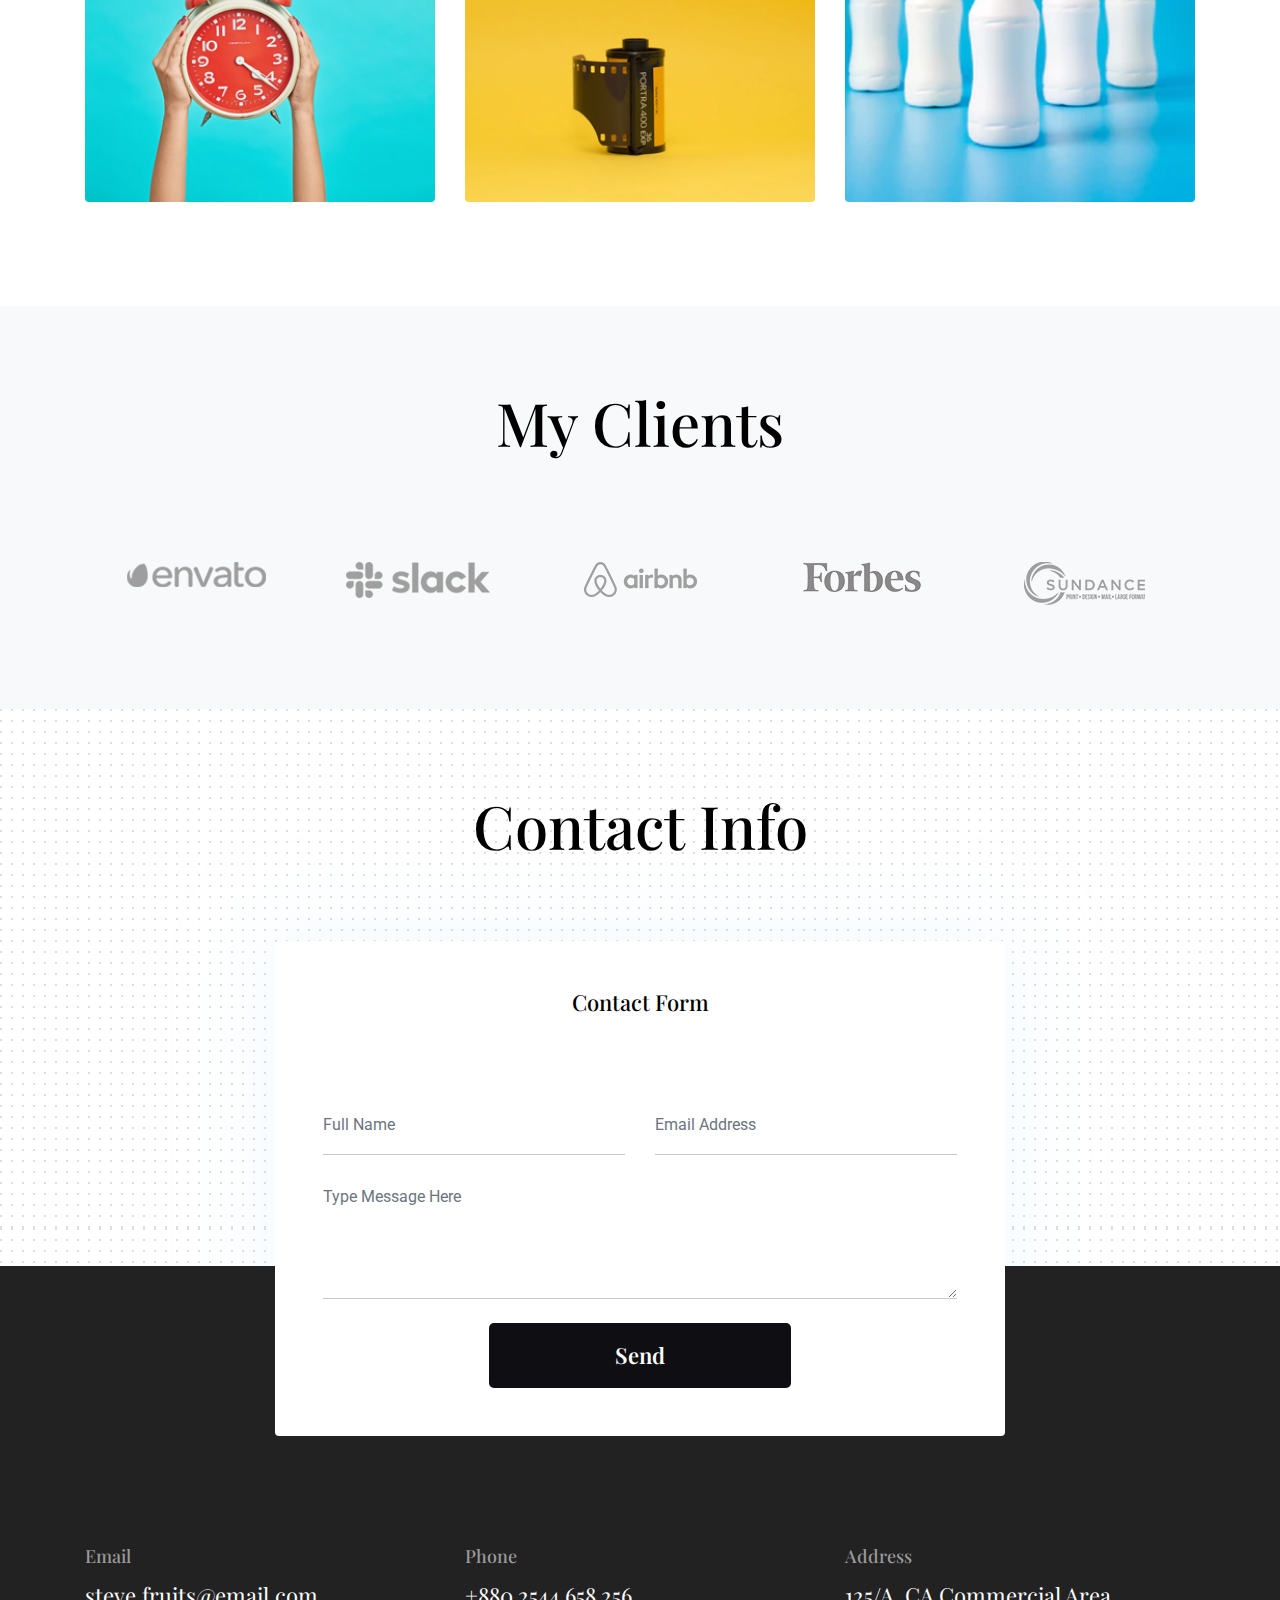
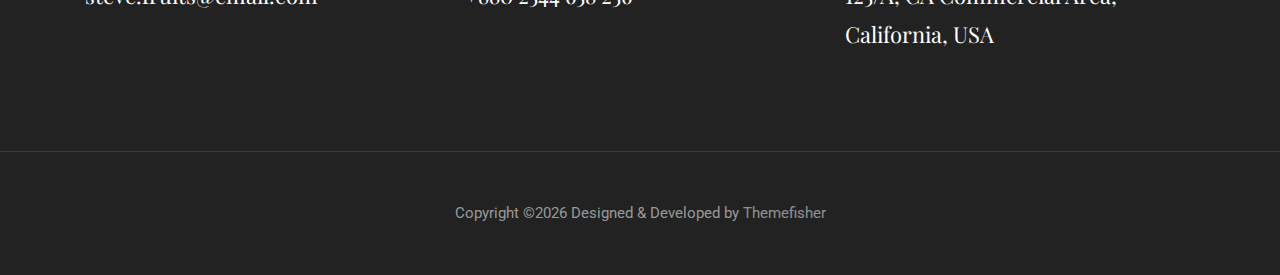
<file: portfolio.html>
<!--
 // WEBSITE: https://themefisher.com
 // TWITTER: https://twitter.com/themefisher
 // FACEBOOK: https://www.facebook.com/themefisher
 // GITHUB: https://github.com/themefisher/
-->

<!-- 
THEME: Kross - Creative Portfolio Template
VERSION: 1.0.0
AUTHOR: Themefisher

HOMEPAGE: https://themefisher.com/products/kross-creative-portfolio-template/
DEMO: https://demo.themefisher.com/kross/
GITHUB: https://github.com/themefisher/meghna-onepage-html5-business-template

Get HUGO Version : https://gethugothemes.com/products/kross-hugo-theme/

WEBSITE: https://themefisher.com
TWITTER: https://twitter.com/themefisher
FACEBOOK: https://www.facebook.com/themefisher
-->

<!DOCTYPE html>
<html lang="en">
<head>

  <!-- Basic Page Needs
  ================================================== -->
  <meta charset="utf-8">
  <title>Kross - Creative Portfolio Template</title>

  <!-- Mobile Specific Metas
  ================================================== -->
  <meta http-equiv="X-UA-Compatible" content="IE=edge">
  <meta name="description" content="Creative Portfolio Template">
  <meta name="viewport" content="width=device-width, initial-scale=1.0, maximum-scale=5.0">
  <meta name="author" content="Themefisher">
  <meta name="generator" content="Themefisher Kross Template v1.0">
  <!-- Favicon -->
  <link rel="shortcut icon" type="image/x-icon" href="images/favicon.png" />
  
  <!-- ** Plugins Needed for the Project ** -->
  <!-- Bootstrap -->
  <link rel="stylesheet" href="plugins/bootstrap/bootstrap.min.css">
  <!-- slick slider -->
  <link rel="stylesheet" href="plugins/slick/slick.css">
  <!-- themefy-icon -->
  <link rel="stylesheet" href="plugins/themify-icons/themify-icons.css">

  <!-- Main Stylesheet -->
  <link href="css/style.css" rel="stylesheet">

</head>
<body>
  

<header class="navigation fixed-top">
  <nav class="navbar navbar-expand-lg navbar-dark">
    <a class="navbar-brand font-tertiary h3" href="index.html"><img src="images/logo.png" alt="Myself"></a>
    <button class="navbar-toggler" type="button" data-toggle="collapse" data-target="#navigation"
      aria-controls="navigation" aria-expanded="false" aria-label="Toggle navigation">
      <span class="navbar-toggler-icon"></span>
    </button>

    <div class="collapse navbar-collapse text-center" id="navigation">
      <ul class="navbar-nav ml-auto">
        <li class="nav-item active">
          <a class="nav-link" href="index.html">Home</a>
        </li>
        <li class="nav-item">
          <a class="nav-link" href="about.html">about</a>
        </li>
        <li class="nav-item">
          <a class="nav-link" href="blog.html">Blog</a>
        </li>
        <li class="nav-item">
          <a class="nav-link" href="portfolio.html">Portfolio</a>
        </li>
        <li class="nav-item">
          <a class="nav-link" href="contact.html">Contact</a>
        </li>
      </ul>
    </div>
  </nav>
</header>

<!-- page title -->
<section class="page-title bg-primary position-relative">
  <div class="container">
    <div class="row">
      <div class="col-12 text-center">
        <h1 class="text-white font-tertiary">Portfolio</h1>
      </div>
    </div>
  </div>
  <!-- background shapes -->
  <img src="images/illustrations/page-title.png" alt="illustrations" class="bg-shape-1 w-100">
  <img src="images/illustrations/leaf-pink-round.png" alt="illustrations" class="bg-shape-2">
  <img src="images/illustrations/dots-cyan.png" alt="illustrations" class="bg-shape-3">
  <img src="images/illustrations/leaf-orange.png" alt="illustrations" class="bg-shape-4">
  <img src="images/illustrations/leaf-yellow.png" alt="illustrations" class="bg-shape-5">
  <img src="images/illustrations/dots-group-cyan.png" alt="illustrations" class="bg-shape-6">
  <img src="images/illustrations/leaf-cyan-lg.png" alt="illustrations" class="bg-shape-7">
</section>
<!-- /page title -->

<!-- portfolio -->
<section class="section">
  <div class="container">
    <div class="row mb-5">
      <div class="col-12">
        <div class="btn-group btn-group-toggle justify-content-center d-flex" data-toggle="buttons">
          <label class="btn btn-sm btn-primary active">
            <input type="radio" name="shuffle-filter" value="all" checked="checked" />All
          </label>
          <label class="btn btn-sm btn-primary">
            <input type="radio" name="shuffle-filter" value="design" />UI/UX Design
          </label>
          <label class="btn btn-sm btn-primary">
            <input type="radio" name="shuffle-filter" value="branding" />BRANDING
          </label>
          <label class="btn btn-sm btn-primary">
            <input type="radio" name="shuffle-filter" value="illustration" />ILLUSTRATION
          </label>
        </div>
      </div>
    </div>
    <div class="row shuffle-wrapper">
      <div class="col-lg-4 col-6 mb-4 shuffle-item" data-groups="[&quot;design&quot;,&quot;illustration&quot;]">
        <div class="position-relative rounded hover-wrapper">
          <img src="images/portfolio/item-1.png" alt="portfolio-image" class="img-fluid rounded w-100 d-block">
          <div class="hover-overlay">
            <div class="hover-content">
              <a class="btn btn-light btn-sm" href="#!">view project</a>
            </div>
          </div>
        </div>
      </div>
      <div class="col-lg-4 col-6 mb-4 shuffle-item" data-groups="[&quot;branding&quot;]">
        <div class="position-relative rounded hover-wrapper">
          <img src="images/portfolio/item-2.png" alt="portfolio-image" class="img-fluid rounded w-100 d-block">
          <div class="hover-overlay">
            <div class="hover-content">
              <a class="btn btn-light btn-sm" href="#!">view project</a>
            </div>
          </div>
        </div>
      </div>
      <div class="col-lg-4 col-6 mb-4 shuffle-item" data-groups="[&quot;illustration&quot;]">
        <div class="position-relative rounded hover-wrapper">
          <img src="images/portfolio/item-3.png" alt="portfolio-image" class="img-fluid rounded w-100 d-block">
          <div class="hover-overlay">
            <div class="hover-content">
              <a class="btn btn-light btn-sm" href="#!">view project</a>
            </div>
          </div>
        </div>
      </div>
      <div class="col-lg-4 col-6 mb-4 shuffle-item" data-groups="[&quot;design&quot;,&quot;branding&quot;]">
        <div class="position-relative rounded hover-wrapper">
          <img src="images/portfolio/item-6.png" alt="portfolio-image" class="img-fluid rounded w-100 d-block">
          <div class="hover-overlay">
            <div class="hover-content">
              <a class="btn btn-light btn-sm" href="#!">view project</a>
            </div>
          </div>
        </div>
      </div>
      <div class="col-lg-4 col-6 mb-4 shuffle-item" data-groups="[&quot;illustration&quot;]">
        <div class="position-relative rounded hover-wrapper">
          <img src="images/portfolio/item-8.png" alt="portfolio-image" class="img-fluid rounded w-100 d-block">
          <div class="hover-overlay">
            <div class="hover-content">
              <a class="btn btn-light btn-sm" href="#!">view project</a>
            </div>
          </div>
        </div>
      </div>
      <div class="col-lg-4 col-6 mb-4 shuffle-item" data-groups="[&quot;design&quot;]">
        <div class="position-relative rounded hover-wrapper">
          <img src="images/portfolio/item-5.png" alt="portfolio-image" class="img-fluid rounded w-100 d-block">
          <div class="hover-overlay">
            <div class="hover-content">
              <a class="btn btn-light btn-sm" href="#!">view project</a>
            </div>
          </div>
        </div>
      </div>
      <div class="col-lg-4 col-6 mb-4 shuffle-item" data-groups="[&quot;branding&quot;]">
        <div class="position-relative rounded hover-wrapper">
          <img src="images/portfolio/item-1.png" alt="portfolio-image" class="img-fluid rounded w-100 d-block">
          <div class="hover-overlay">
            <div class="hover-content">
              <a class="btn btn-light btn-sm" href="#!">view project</a>
            </div>
          </div>
        </div>
      </div>
      <div class="col-lg-4 col-6 mb-4 shuffle-item" data-groups="[&quot;design&quot;,&quot;illustration&quot;,&quot;branding&quot;]">
        <div class="position-relative rounded hover-wrapper">
          <img src="images/portfolio/item-3.png" alt="portfolio-image" class="img-fluid rounded w-100 d-block">
          <div class="hover-overlay">
            <div class="hover-content">
              <a class="btn btn-light btn-sm" href="#!">view project</a>
            </div>
          </div>
        </div>
      </div>
      <div class="col-lg-4 col-6 mb-4 shuffle-item illustration" data-groups="[&quot;illustration&quot;]">
        <div class="position-relative rounded hover-wrapper">
          <img src="images/portfolio/item-7.png" alt="portfolio-image" class="img-fluid rounded w-100 d-block">
          <div class="hover-overlay">
            <div class="hover-content">
              <a class="btn btn-light btn-sm" href="#!">view project</a>
            </div>
          </div>
        </div>
      </div>
    </div>
  </div>
</section>
<!-- /portfolio -->

<!-- clients -->
<section class="section bg-light">
  <div class="container">
    <div class="row">
      <div class="col-12 text-center">
        <h2 class="section-title">My Clients</h2>
      </div>
    </div>
    <div class="row">
      <div class="col-12">
        <div class="client-logo-slider d-flex align-items-center">
          <a href="contact.html" class="text-center d-block outline-0 p-4"><img class="d-unset img-fluid"
              src="images/clients-logo/client-logo-1.png" alt="client-logo"></a>
          <a href="contact.html" class="text-center d-block outline-0 p-4"><img class="d-unset img-fluid"
              src="images/clients-logo/client-logo-2.png" alt="client-logo"></a>
          <a href="contact.html" class="text-center d-block outline-0 p-4"><img class="d-unset img-fluid"
              src="images/clients-logo/client-logo-3.png" alt="client-logo"></a>
          <a href="contact.html" class="text-center d-block outline-0 p-4"><img class="d-unset img-fluid"
              src="images/clients-logo/client-logo-4.png" alt="client-logo"></a>
          <a href="contact.html" class="text-center d-block outline-0 p-4"><img class="d-unset img-fluid"
              src="images/clients-logo/client-logo-5.png" alt="client-logo"></a>
          <a href="contact.html" class="text-center d-block outline-0 p-4"><img class="d-unset img-fluid"
              src="images/clients-logo/client-logo-1.png" alt="client-logo"></a>
          <a href="contact.html" class="text-center d-block outline-0 p-4"><img class="d-unset img-fluid"
              src="images/clients-logo/client-logo-2.png" alt="client-logo"></a>
          <a href="contact.html" class="text-center d-block outline-0 p-4"><img class="d-unset img-fluid"
              src="images/clients-logo/client-logo-3.png" alt="client-logo"></a>
          <a href="contact.html" class="text-center d-block outline-0 p-4"><img class="d-unset img-fluid"
              src="images/clients-logo/client-logo-4.png" alt="client-logo"></a>
          <a href="contact.html" class="text-center d-block outline-0 p-4"><img class="d-unset img-fluid"
              src="images/clients-logo/client-logo-5.png" alt="client-logo"></a>
        </div>
      </div>
    </div>
  </div>
</section>
<!-- /clients -->

<!-- contact -->
<section class="section section-on-footer" data-background="images/backgrounds/bg-dots.png">
  <div class="container">
    <div class="row">
      <div class="col-12 text-center">
        <h2 class="section-title">Contact Info</h2>
      </div>
      <div class="col-lg-8 mx-auto">
        <div class="bg-white rounded text-center p-5 shadow-down">
          <h4 class="mb-80">Contact Form</h4>
          <form action="#" class="row">
            <div class="col-md-6">
              <input type="text" id="name" name="name" placeholder="Full Name" class="form-control px-0 mb-4" required>
            </div>
            <div class="col-md-6">
              <input type="email" id="email" name="email" placeholder="Email Address" class="form-control px-0 mb-4" required>
            </div>
            <div class="col-12">
              <textarea name="message" id="message" class="form-control px-0 mb-4"
                placeholder="Type Message Here" required></textarea>
            </div>
            <div class="col-lg-6 col-10 mx-auto">
              <button class="btn btn-primary w-100">send</button>
            </div>
          </form>
        </div>
      </div>
    </div>
  </div>
</section>
<!-- /contact -->

<!-- footer -->
<footer class="bg-dark footer-section">
  <div class="section">
    <div class="container">
      <div class="row">
        <div class="col-md-4">
          <h5 class="text-light">Email</h5>
          <p class="text-white paragraph-lg font-secondary">steve.fruits@email.com</p>
        </div>
        <div class="col-md-4">
          <h5 class="text-light">Phone</h5>
          <p class="text-white paragraph-lg font-secondary">+880 2544 658 256</p>
        </div>
        <div class="col-md-4">
          <h5 class="text-light">Address</h5>
          <p class="text-white paragraph-lg font-secondary">125/A, CA Commercial Area, California, USA</p>
        </div>
      </div>
    </div>
  </div>
  <div class="border-top text-center border-dark py-5">
    <p class="mb-0 text-light">Copyright &copy;<script>
        var CurrentYear = new Date().getFullYear()
        document.write(CurrentYear)
      </script> Designed &amp; Developed by <a class="text-white-50" href="Themefisher">Themefisher</a></p>
  </div>
</footer>
<!-- /footer -->

<!-- jQuery -->
<script src="plugins/jQuery/jquery.min.js"></script>
<!-- Bootstrap JS -->
<script src="plugins/bootstrap/bootstrap.min.js"></script>
<!-- slick slider -->
<script src="plugins/slick/slick.min.js"></script>
<!-- filter -->
<script src="plugins/shuffle/shuffle.min.js"></script>

<!-- Main Script -->
<script src="js/script.js"></script>

</body>
</html>
</file>
<file: plugins/themify-icons/themify-icons.css>
@font-face{font-family:themify;src:url(fonts/themify.eot?-fvbane);src:url(fonts/themify.eot?#iefix-fvbane) format('embedded-opentype'),url(fonts/themify.woff?-fvbane) format('woff'),url(fonts/themify.ttf?-fvbane) format('truetype'),url(fonts/themify.svg?-fvbane#themify) format('svg');font-weight:400;font-style:normal}[class*=" ti-"],[class^=ti-]{font-family:themify;speak:none;font-style:normal;font-weight:400;font-variant:normal;text-transform:none;line-height:1;-webkit-font-smoothing:antialiased;-moz-osx-font-smoothing:grayscale}.ti-wand:before{content:"\e600"}.ti-volume:before{content:"\e601"}.ti-user:before{content:"\e602"}.ti-unlock:before{content:"\e603"}.ti-unlink:before{content:"\e604"}.ti-trash:before{content:"\e605"}.ti-thought:before{content:"\e606"}.ti-target:before{content:"\e607"}.ti-tag:before{content:"\e608"}.ti-tablet:before{content:"\e609"}.ti-star:before{content:"\e60a"}.ti-spray:before{content:"\e60b"}.ti-signal:before{content:"\e60c"}.ti-shopping-cart:before{content:"\e60d"}.ti-shopping-cart-full:before{content:"\e60e"}.ti-settings:before{content:"\e60f"}.ti-search:before{content:"\e610"}.ti-zoom-in:before{content:"\e611"}.ti-zoom-out:before{content:"\e612"}.ti-cut:before{content:"\e613"}.ti-ruler:before{content:"\e614"}.ti-ruler-pencil:before{content:"\e615"}.ti-ruler-alt:before{content:"\e616"}.ti-bookmark:before{content:"\e617"}.ti-bookmark-alt:before{content:"\e618"}.ti-reload:before{content:"\e619"}.ti-plus:before{content:"\e61a"}.ti-pin:before{content:"\e61b"}.ti-pencil:before{content:"\e61c"}.ti-pencil-alt:before{content:"\e61d"}.ti-paint-roller:before{content:"\e61e"}.ti-paint-bucket:before{content:"\e61f"}.ti-na:before{content:"\e620"}.ti-mobile:before{content:"\e621"}.ti-minus:before{content:"\e622"}.ti-medall:before{content:"\e623"}.ti-medall-alt:before{content:"\e624"}.ti-marker:before{content:"\e625"}.ti-marker-alt:before{content:"\e626"}.ti-arrow-up:before{content:"\e627"}.ti-arrow-right:before{content:"\e628"}.ti-arrow-left:before{content:"\e629"}.ti-arrow-down:before{content:"\e62a"}.ti-lock:before{content:"\e62b"}.ti-location-arrow:before{content:"\e62c"}.ti-link:before{content:"\e62d"}.ti-layout:before{content:"\e62e"}.ti-layers:before{content:"\e62f"}.ti-layers-alt:before{content:"\e630"}.ti-key:before{content:"\e631"}.ti-import:before{content:"\e632"}.ti-image:before{content:"\e633"}.ti-heart:before{content:"\e634"}.ti-heart-broken:before{content:"\e635"}.ti-hand-stop:before{content:"\e636"}.ti-hand-open:before{content:"\e637"}.ti-hand-drag:before{content:"\e638"}.ti-folder:before{content:"\e639"}.ti-flag:before{content:"\e63a"}.ti-flag-alt:before{content:"\e63b"}.ti-flag-alt-2:before{content:"\e63c"}.ti-eye:before{content:"\e63d"}.ti-export:before{content:"\e63e"}.ti-exchange-vertical:before{content:"\e63f"}.ti-desktop:before{content:"\e640"}.ti-cup:before{content:"\e641"}.ti-crown:before{content:"\e642"}.ti-comments:before{content:"\e643"}.ti-comment:before{content:"\e644"}.ti-comment-alt:before{content:"\e645"}.ti-close:before{content:"\e646"}.ti-clip:before{content:"\e647"}.ti-angle-up:before{content:"\e648"}.ti-angle-right:before{content:"\e649"}.ti-angle-left:before{content:"\e64a"}.ti-angle-down:before{content:"\e64b"}.ti-check:before{content:"\e64c"}.ti-check-box:before{content:"\e64d"}.ti-camera:before{content:"\e64e"}.ti-announcement:before{content:"\e64f"}.ti-brush:before{content:"\e650"}.ti-briefcase:before{content:"\e651"}.ti-bolt:before{content:"\e652"}.ti-bolt-alt:before{content:"\e653"}.ti-blackboard:before{content:"\e654"}.ti-bag:before{content:"\e655"}.ti-move:before{content:"\e656"}.ti-arrows-vertical:before{content:"\e657"}.ti-arrows-horizontal:before{content:"\e658"}.ti-fullscreen:before{content:"\e659"}.ti-arrow-top-right:before{content:"\e65a"}.ti-arrow-top-left:before{content:"\e65b"}.ti-arrow-circle-up:before{content:"\e65c"}.ti-arrow-circle-right:before{content:"\e65d"}.ti-arrow-circle-left:before{content:"\e65e"}.ti-arrow-circle-down:before{content:"\e65f"}.ti-angle-double-up:before{content:"\e660"}.ti-angle-double-right:before{content:"\e661"}.ti-angle-double-left:before{content:"\e662"}.ti-angle-double-down:before{content:"\e663"}.ti-zip:before{content:"\e664"}.ti-world:before{content:"\e665"}.ti-wheelchair:before{content:"\e666"}.ti-view-list:before{content:"\e667"}.ti-view-list-alt:before{content:"\e668"}.ti-view-grid:before{content:"\e669"}.ti-uppercase:before{content:"\e66a"}.ti-upload:before{content:"\e66b"}.ti-underline:before{content:"\e66c"}.ti-truck:before{content:"\e66d"}.ti-timer:before{content:"\e66e"}.ti-ticket:before{content:"\e66f"}.ti-thumb-up:before{content:"\e670"}.ti-thumb-down:before{content:"\e671"}.ti-text:before{content:"\e672"}.ti-stats-up:before{content:"\e673"}.ti-stats-down:before{content:"\e674"}.ti-split-v:before{content:"\e675"}.ti-split-h:before{content:"\e676"}.ti-smallcap:before{content:"\e677"}.ti-shine:before{content:"\e678"}.ti-shift-right:before{content:"\e679"}.ti-shift-left:before{content:"\e67a"}.ti-shield:before{content:"\e67b"}.ti-notepad:before{content:"\e67c"}.ti-server:before{content:"\e67d"}.ti-quote-right:before{content:"\e67e"}.ti-quote-left:before{content:"\e67f"}.ti-pulse:before{content:"\e680"}.ti-printer:before{content:"\e681"}.ti-power-off:before{content:"\e682"}.ti-plug:before{content:"\e683"}.ti-pie-chart:before{content:"\e684"}.ti-paragraph:before{content:"\e685"}.ti-panel:before{content:"\e686"}.ti-package:before{content:"\e687"}.ti-music:before{content:"\e688"}.ti-music-alt:before{content:"\e689"}.ti-mouse:before{content:"\e68a"}.ti-mouse-alt:before{content:"\e68b"}.ti-money:before{content:"\e68c"}.ti-microphone:before{content:"\e68d"}.ti-menu:before{content:"\e68e"}.ti-menu-alt:before{content:"\e68f"}.ti-map:before{content:"\e690"}.ti-map-alt:before{content:"\e691"}.ti-loop:before{content:"\e692"}.ti-location-pin:before{content:"\e693"}.ti-list:before{content:"\e694"}.ti-light-bulb:before{content:"\e695"}.ti-Italic:before{content:"\e696"}.ti-info:before{content:"\e697"}.ti-infinite:before{content:"\e698"}.ti-id-badge:before{content:"\e699"}.ti-hummer:before{content:"\e69a"}.ti-home:before{content:"\e69b"}.ti-help:before{content:"\e69c"}.ti-headphone:before{content:"\e69d"}.ti-harddrives:before{content:"\e69e"}.ti-harddrive:before{content:"\e69f"}.ti-gift:before{content:"\e6a0"}.ti-game:before{content:"\e6a1"}.ti-filter:before{content:"\e6a2"}.ti-files:before{content:"\e6a3"}.ti-file:before{content:"\e6a4"}.ti-eraser:before{content:"\e6a5"}.ti-envelope:before{content:"\e6a6"}.ti-download:before{content:"\e6a7"}.ti-direction:before{content:"\e6a8"}.ti-direction-alt:before{content:"\e6a9"}.ti-dashboard:before{content:"\e6aa"}.ti-control-stop:before{content:"\e6ab"}.ti-control-shuffle:before{content:"\e6ac"}.ti-control-play:before{content:"\e6ad"}.ti-control-pause:before{content:"\e6ae"}.ti-control-forward:before{content:"\e6af"}.ti-control-backward:before{content:"\e6b0"}.ti-cloud:before{content:"\e6b1"}.ti-cloud-up:before{content:"\e6b2"}.ti-cloud-down:before{content:"\e6b3"}.ti-clipboard:before{content:"\e6b4"}.ti-car:before{content:"\e6b5"}.ti-calendar:before{content:"\e6b6"}.ti-book:before{content:"\e6b7"}.ti-bell:before{content:"\e6b8"}.ti-basketball:before{content:"\e6b9"}.ti-bar-chart:before{content:"\e6ba"}.ti-bar-chart-alt:before{content:"\e6bb"}.ti-back-right:before{content:"\e6bc"}.ti-back-left:before{content:"\e6bd"}.ti-arrows-corner:before{content:"\e6be"}.ti-archive:before{content:"\e6bf"}.ti-anchor:before{content:"\e6c0"}.ti-align-right:before{content:"\e6c1"}.ti-align-left:before{content:"\e6c2"}.ti-align-justify:before{content:"\e6c3"}.ti-align-center:before{content:"\e6c4"}.ti-alert:before{content:"\e6c5"}.ti-alarm-clock:before{content:"\e6c6"}.ti-agenda:before{content:"\e6c7"}.ti-write:before{content:"\e6c8"}.ti-window:before{content:"\e6c9"}.ti-widgetized:before{content:"\e6ca"}.ti-widget:before{content:"\e6cb"}.ti-widget-alt:before{content:"\e6cc"}.ti-wallet:before{content:"\e6cd"}.ti-video-clapper:before{content:"\e6ce"}.ti-video-camera:before{content:"\e6cf"}.ti-vector:before{content:"\e6d0"}.ti-themify-logo:before{content:"\e6d1"}.ti-themify-favicon:before{content:"\e6d2"}.ti-themify-favicon-alt:before{content:"\e6d3"}.ti-support:before{content:"\e6d4"}.ti-stamp:before{content:"\e6d5"}.ti-split-v-alt:before{content:"\e6d6"}.ti-slice:before{content:"\e6d7"}.ti-shortcode:before{content:"\e6d8"}.ti-shift-right-alt:before{content:"\e6d9"}.ti-shift-left-alt:before{content:"\e6da"}.ti-ruler-alt-2:before{content:"\e6db"}.ti-receipt:before{content:"\e6dc"}.ti-pin2:before{content:"\e6dd"}.ti-pin-alt:before{content:"\e6de"}.ti-pencil-alt2:before{content:"\e6df"}.ti-palette:before{content:"\e6e0"}.ti-more:before{content:"\e6e1"}.ti-more-alt:before{content:"\e6e2"}.ti-microphone-alt:before{content:"\e6e3"}.ti-magnet:before{content:"\e6e4"}.ti-line-double:before{content:"\e6e5"}.ti-line-dotted:before{content:"\e6e6"}.ti-line-dashed:before{content:"\e6e7"}.ti-layout-width-full:before{content:"\e6e8"}.ti-layout-width-default:before{content:"\e6e9"}.ti-layout-width-default-alt:before{content:"\e6ea"}.ti-layout-tab:before{content:"\e6eb"}.ti-layout-tab-window:before{content:"\e6ec"}.ti-layout-tab-v:before{content:"\e6ed"}.ti-layout-tab-min:before{content:"\e6ee"}.ti-layout-slider:before{content:"\e6ef"}.ti-layout-slider-alt:before{content:"\e6f0"}.ti-layout-sidebar-right:before{content:"\e6f1"}.ti-layout-sidebar-none:before{content:"\e6f2"}.ti-layout-sidebar-left:before{content:"\e6f3"}.ti-layout-placeholder:before{content:"\e6f4"}.ti-layout-menu:before{content:"\e6f5"}.ti-layout-menu-v:before{content:"\e6f6"}.ti-layout-menu-separated:before{content:"\e6f7"}.ti-layout-menu-full:before{content:"\e6f8"}.ti-layout-media-right-alt:before{content:"\e6f9"}.ti-layout-media-right:before{content:"\e6fa"}.ti-layout-media-overlay:before{content:"\e6fb"}.ti-layout-media-overlay-alt:before{content:"\e6fc"}.ti-layout-media-overlay-alt-2:before{content:"\e6fd"}.ti-layout-media-left-alt:before{content:"\e6fe"}.ti-layout-media-left:before{content:"\e6ff"}.ti-layout-media-center-alt:before{content:"\e700"}.ti-layout-media-center:before{content:"\e701"}.ti-layout-list-thumb:before{content:"\e702"}.ti-layout-list-thumb-alt:before{content:"\e703"}.ti-layout-list-post:before{content:"\e704"}.ti-layout-list-large-image:before{content:"\e705"}.ti-layout-line-solid:before{content:"\e706"}.ti-layout-grid4:before{content:"\e707"}.ti-layout-grid3:before{content:"\e708"}.ti-layout-grid2:before{content:"\e709"}.ti-layout-grid2-thumb:before{content:"\e70a"}.ti-layout-cta-right:before{content:"\e70b"}.ti-layout-cta-left:before{content:"\e70c"}.ti-layout-cta-center:before{content:"\e70d"}.ti-layout-cta-btn-right:before{content:"\e70e"}.ti-layout-cta-btn-left:before{content:"\e70f"}.ti-layout-column4:before{content:"\e710"}.ti-layout-column3:before{content:"\e711"}.ti-layout-column2:before{content:"\e712"}.ti-layout-accordion-separated:before{content:"\e713"}.ti-layout-accordion-merged:before{content:"\e714"}.ti-layout-accordion-list:before{content:"\e715"}.ti-ink-pen:before{content:"\e716"}.ti-info-alt:before{content:"\e717"}.ti-help-alt:before{content:"\e718"}.ti-headphone-alt:before{content:"\e719"}.ti-hand-point-up:before{content:"\e71a"}.ti-hand-point-right:before{content:"\e71b"}.ti-hand-point-left:before{content:"\e71c"}.ti-hand-point-down:before{content:"\e71d"}.ti-gallery:before{content:"\e71e"}.ti-face-smile:before{content:"\e71f"}.ti-face-sad:before{content:"\e720"}.ti-credit-card:before{content:"\e721"}.ti-control-skip-forward:before{content:"\e722"}.ti-control-skip-backward:before{content:"\e723"}.ti-control-record:before{content:"\e724"}.ti-control-eject:before{content:"\e725"}.ti-comments-smiley:before{content:"\e726"}.ti-brush-alt:before{content:"\e727"}.ti-youtube:before{content:"\e728"}.ti-vimeo:before{content:"\e729"}.ti-twitter:before{content:"\e72a"}.ti-time:before{content:"\e72b"}.ti-tumblr:before{content:"\e72c"}.ti-skype:before{content:"\e72d"}.ti-share:before{content:"\e72e"}.ti-share-alt:before{content:"\e72f"}.ti-rocket:before{content:"\e730"}.ti-pinterest:before{content:"\e731"}.ti-new-window:before{content:"\e732"}.ti-microsoft:before{content:"\e733"}.ti-list-ol:before{content:"\e734"}.ti-linkedin:before{content:"\e735"}.ti-layout-sidebar-2:before{content:"\e736"}.ti-layout-grid4-alt:before{content:"\e737"}.ti-layout-grid3-alt:before{content:"\e738"}.ti-layout-grid2-alt:before{content:"\e739"}.ti-layout-column4-alt:before{content:"\e73a"}.ti-layout-column3-alt:before{content:"\e73b"}.ti-layout-column2-alt:before{content:"\e73c"}.ti-instagram:before{content:"\e73d"}.ti-google:before{content:"\e73e"}.ti-github:before{content:"\e73f"}.ti-flickr:before{content:"\e740"}.ti-facebook:before{content:"\e741"}.ti-dropbox:before{content:"\e742"}.ti-dribbble:before{content:"\e743"}.ti-apple:before{content:"\e744"}.ti-android:before{content:"\e745"}.ti-save:before{content:"\e746"}.ti-save-alt:before{content:"\e747"}.ti-yahoo:before{content:"\e748"}.ti-wordpress:before{content:"\e749"}.ti-vimeo-alt:before{content:"\e74a"}.ti-twitter-alt:before{content:"\e74b"}.ti-tumblr-alt:before{content:"\e74c"}.ti-trello:before{content:"\e74d"}.ti-stack-overflow:before{content:"\e74e"}.ti-soundcloud:before{content:"\e74f"}.ti-sharethis:before{content:"\e750"}.ti-sharethis-alt:before{content:"\e751"}.ti-reddit:before{content:"\e752"}.ti-pinterest-alt:before{content:"\e753"}.ti-microsoft-alt:before{content:"\e754"}.ti-linux:before{content:"\e755"}.ti-jsfiddle:before{content:"\e756"}.ti-joomla:before{content:"\e757"}.ti-html5:before{content:"\e758"}.ti-flickr-alt:before{content:"\e759"}.ti-email:before{content:"\e75a"}.ti-drupal:before{content:"\e75b"}.ti-dropbox-alt:before{content:"\e75c"}.ti-css3:before{content:"\e75d"}.ti-rss:before{content:"\e75e"}.ti-rss-alt:before{content:"\e75f"}
</file>
<file: css/style.css>
/*!
THEME: Kross - Creative Portfolio Template
VERSION: 1.0.0
AUTHOR: Themefisher

HOMEPAGE: https://themefisher.com/products/kross-creative-portfolio-template/
DEMO: https://demo.themefisher.com/kross/
GITHUB: https://github.com/themefisher/meghna-onepage-html5-business-template

Get HUGO Version : https://gethugothemes.com/products/kross-hugo-theme/

WEBSITE: https://themefisher.com
TWITTER: https://twitter.com/themefisher
FACEBOOK: https://www.facebook.com/themefisher
*/
/*  typography */
@import url("https://fonts.googleapis.com/css?family=Playfair+Display:700|Roboto:400");
body {
  line-height: 1.2;
  font-family: "Roboto", sans-serif;
  -webkit-font-smoothing: antialiased;
  font-size: 15px;
  color: #4c4c4c;
}

p, .paragraph {
  font-weight: 400;
  color: #4c4c4c;
  font-size: 15px;
  line-height: 1.8;
  font-family: "Roboto", sans-serif;
}

p-lg, .paragraph-lg {
  font-size: 22px;
}

h1, h2, h3, h4, h5, h6 {
  color: #000;
  font-family: "Playfair Display", serif;
  line-height: 1.2;
}

h1, .h1 {
  font-size: 80px;
}

@media (max-width: 991px) {
  h1, .h1 {
    font-size: 65px;
  }
}

h2, .h2 {
  font-size: 60px;
}

@media (max-width: 991px) {
  h2, .h2 {
    font-size: 50px;
  }
}

h3, .h3 {
  font-size: 40px;
}

h4, .h4 {
  font-size: 22px;
}

h5, .h5 {
  font-size: 18px;
}

h6, .h6 {
  font-size: 14px;
}

/* Button style */
.btn {
  font-size: 22px;
  font-family: "Playfair Display", serif;
  text-transform: capitalize;
  padding: 16px 44px;
  border-radius: 5px;
  font-weight: 600;
  border: 0;
  position: relative;
  z-index: 1;
  -webkit-transition: .2s ease;
  transition: .2s ease;
}

.btn:focus {
  outline: 0;
  -webkit-box-shadow: none !important;
          box-shadow: none !important;
}

.btn:active {
  -webkit-box-shadow: none;
          box-shadow: none;
}

.btn-sm {
  font-size: 15px;
  padding: 10px 30px;
}

.btn-xs {
  padding: 5px 10px;
  font-size: 15px;
}

.btn-primary {
  background: #0f0e13;
  color: #fff;
}

.btn-primary:active {
  background: #262430 !important;
}

.btn-primary:hover {
  background: #262430;
}

.btn-primary.focus, .btn-primary.active {
  background: #262430 !important;
  -webkit-box-shadow: none !important;
          box-shadow: none !important;
}

.btn-transparent {
  background: transparent;
  color: #0f0e13;
  font-weight: bold;
}

.btn-transparent:active, .btn-transparent:hover {
  color: #0f0e13;
}

body {
  background-color: #fff;
  overflow-x: hidden;
}

::-moz-selection {
  background: #262430;
  color: #fff;
}

::selection {
  background: #262430;
  color: #fff;
}

/* preloader */
.preloader {
  position: fixed;
  top: 0;
  left: 0;
  right: 0;
  bottom: 0;
  background-color: #fff;
  z-index: 999;
  display: -webkit-box;
  display: -ms-flexbox;
  display: flex;
  -webkit-box-align: center;
      -ms-flex-align: center;
          align-items: center;
  -webkit-box-pack: center;
      -ms-flex-pack: center;
          justify-content: center;
}

ol,
ul {
  list-style-type: none;
  margin: 0px;
}

img {
  vertical-align: middle;
  border: 0;
}

a,
a:hover,
a:focus {
  text-decoration: none;
}

a,
button,
select {
  cursor: pointer;
  -webkit-transition: .2s ease;
  transition: .2s ease;
}

a:focus,
button:focus,
select:focus {
  outline: 0;
}

a.text-dark:hover {
  color: #0f0e13 !important;
}

a:hover {
  color: #0f0e13;
}

.slick-slide {
  outline: 0;
}

.section {
  padding-top: 80px;
  padding-bottom: 80px;
}

.section-title {
  margin-bottom: 80px;
  font-family: "Playfair Display", serif;
}

.bg-cover {
  background-size: cover;
  background-position: center center;
  background-repeat: no-repeat;
}

/* overlay */
.overlay {
  position: relative;
}

.overlay::before {
  position: absolute;
  content: '';
  height: 100%;
  width: 100%;
  top: 0;
  left: 0;
  background: #000;
  opacity: .5;
}

.outline-0 {
  outline: 0 !important;
}

.d-unset {
  display: unset !important;
}

.bg-primary {
  background: #0f0e13 !important;
}

.bg-gray {
  background: #eaeaea !important;
}

.text-primary {
  color: #0f0e13 !important;
}

.text-color {
  color: #4c4c4c;
}

.text-dark {
  color: #000 !important;
}

.text-light {
  color: #999999 !important;
}

.mb-10 {
  margin-bottom: 10px !important;
}

.mb-20 {
  margin-bottom: 20px !important;
}

.mb-30 {
  margin-bottom: 30px !important;
}

.mb-40 {
  margin-bottom: 40px !important;
}

.mb-50 {
  margin-bottom: 50px !important;
}

.mb-60 {
  margin-bottom: 60px !important;
}

.mb-70 {
  margin-bottom: 70px !important;
}

.mb-80 {
  margin-bottom: 80px !important;
}

.mb-90 {
  margin-bottom: 90px !important;
}

.mb-100 {
  margin-bottom: 100px !important;
}

.zindex-1 {
  z-index: 1;
}

.rounded-lg {
  border-radius: 15px;
}

.overflow-hidden {
  overflow: hidden;
}

.font-secondary {
  font-family: "Playfair Display", serif !important;
}

.font-tertiary {
  font-family: "Playfair Display", serif !important;
}

.shadow {
  -webkit-box-shadow: 0px 18px 39.1px 6.9px rgba(224, 241, 255, 0.34) !important;
          box-shadow: 0px 18px 39.1px 6.9px rgba(224, 241, 255, 0.34) !important;
}

.bg-dark {
  background-color: #222222 !important;
}

/* icon */
.icon {
  font-size: 45px;
}

.icon-bg {
  height: 100px;
  width: 100px;
  line-height: 100px;
  text-align: center;
}

.icon-light {
  color: #c8d5ef;
}

/* /icon */
/* slick slider */
.slick-dots {
  text-align: center;
  padding-left: 0;
}

.slick-dots li {
  display: inline-block;
  margin: 2px;
}

.slick-dots li.slick-active button {
  background: #fff;
  width: 25px;
}

.slick-dots li button {
  height: 6px;
  width: 12px;
  background: rgba(255, 255, 255, 0.5);
  color: transparent;
  border-radius: 10px;
  overflow: hidden;
  -webkit-transition: .2s ease;
  transition: .2s ease;
  border: 0;
}

/* /slick slider */
/* form */
.form-control {
  border: 0;
  border-radius: 0;
  border-bottom: 1px solid #c7c7c7;
  height: 60px;
}

.form-control:focus {
  border-color: #0f0e13;
  outline: 0;
  -webkit-box-shadow: none !important;
          box-shadow: none !important;
}

textarea.form-control {
  height: 120px;
}

/* /form */
/* card */
.card {
  border: 0;
}

.card-header {
  border: 0;
}

.card-footer {
  border: 0;
}

/* /card */
.navigation {
  padding: 40px 130px;
  -webkit-transition: .3s ease;
  transition: .3s ease;
}

.navigation.nav-bg {
  background-color: #0f0e13;
  padding: 15px 100px;
}

@media (max-width: 991px) {
  .navigation.nav-bg {
    padding: 15px 20px;
  }
}

@media (max-width: 991px) {
  .navigation {
    padding: 20px;
    background: #0f0e13;
  }
}

.navbar .nav-item .nav-link {
  font-family: "Playfair Display", serif;
  text-transform: uppercase;
  padding: 15px;
}

.navbar .nav-item.active {
  font-weight: bold;
}

.navbar-dark .navbar-nav .nav-link {
  color: #fff;
}

.hero-area {
  padding: 300px 0 200px;
  position: relative;
}

@media (max-width: 767px) {
  .hero-area {
    padding: 250px 0 150px;
    overflow: hidden;
  }
}

.hero-area h1 {
  position: relative;
  z-index: 2;
}

.layer {
  position: absolute;
  z-index: 1;
}

#l1 {
  bottom: 0;
  left: 0;
}

#l2 {
  top: 190px;
  left: -250px;
}

#l3 {
  top: 200px;
  left: 40%;
}

#l4 {
  top: 200px;
  right: 40%;
}

#l5 {
  top: 100px;
  right: -150px;
}

#l6 {
  bottom: -20px;
  left: 10%;
}

#l7 {
  bottom: 100px;
  left: 20%;
}

#l8 {
  bottom: 160px;
  right: 45%;
}

#l9 {
  bottom: 100px;
  right: -10px;
}

.layer-bg {
  position: absolute;
  bottom: 0;
  left: 0;
}

/* skills */
.progress-wrapper {
  height: 130px;
  overflow: hidden;
}

.wave {
  position: absolute;
  width: 100%;
  height: 100%;
}

.wave::before, .wave::after {
  content: "";
  position: absolute;
  width: 800px;
  height: 800px;
  bottom: 0;
  left: 50%;
  background-color: rgba(255, 255, 255, 0.4);
  border-radius: 45%;
  -webkit-transform: translateX(-50%) rotate(0);
          transform: translateX(-50%) rotate(0);
  -webkit-animation: rotate 6s linear infinite;
          animation: rotate 6s linear infinite;
  z-index: 10;
}

.wave::after {
  border-radius: 47%;
  background-color: rgba(255, 255, 255, 0.9);
  -webkit-transform: translateX(-50%) rotate(0);
          transform: translateX(-50%) rotate(0);
  -webkit-animation: rotate 10s linear -5s infinite;
          animation: rotate 10s linear -5s infinite;
  z-index: 20;
}

@-webkit-keyframes rotate {
  50% {
    -webkit-transform: translateX(-50%) rotate(180deg);
            transform: translateX(-50%) rotate(180deg);
  }
  100% {
    -webkit-transform: translateX(-50%) rotate(360deg);
            transform: translateX(-50%) rotate(360deg);
  }
}

@keyframes rotate {
  50% {
    -webkit-transform: translateX(-50%) rotate(180deg);
            transform: translateX(-50%) rotate(180deg);
  }
  100% {
    -webkit-transform: translateX(-50%) rotate(360deg);
            transform: translateX(-50%) rotate(360deg);
  }
}

/* /skills */
/* education */
.edu-bg-image {
  position: absolute;
  left: 0;
  top: -300px;
  z-index: -1;
}

/* /education */
/* service */
.hover-bg-primary {
  -webkit-transition: .3s ease;
  transition: .3s ease;
}

.hover-bg-primary:hover {
  background: #0f0e13;
}

.hover-bg-primary:hover * {
  color: #fff;
}

.active-bg-primary {
  -webkit-transition: .3s ease;
  transition: .3s ease;
  background: #0f0e13;
}

.active-bg-primary * {
  color: #fff;
}

.hover-shadow {
  -webkit-transition: .2s ease;
  transition: .2s ease;
}

.hover-shadow:hover {
  -webkit-box-shadow: 0px 18px 40px 8px rgba(224, 241, 255, 0.54) !important;
          box-shadow: 0px 18px 40px 8px rgba(224, 241, 255, 0.54) !important;
}

/* /service */
/* portfolio */
.hover-wrapper {
  overflow: hidden;
}

.hover-wrapper img {
  -webkit-transition: .3s ease;
  transition: .3s ease;
  -webkit-transform: scale(1.1);
          transform: scale(1.1);
}

.hover-wrapper:hover img {
  -webkit-transform: scale(1);
          transform: scale(1);
}

.hover-wrapper:hover .hover-overlay {
  opacity: 1;
  visibility: visible;
}

.hover-overlay {
  position: absolute;
  height: 100%;
  width: 100%;
  border-radius: inherit;
  top: 0;
  left: 0;
  background: rgba(0, 0, 0, 0.3);
  opacity: 0;
  visibility: hidden;
  -webkit-transition: .3s ease;
  transition: .3s ease;
}

.hover-content {
  position: absolute;
  top: 50%;
  -webkit-transform: translateY(-50%);
          transform: translateY(-50%);
  left: 0;
  right: 0;
  text-align: center;
}

/* /portfolio */
/* testimonial */
.testimonial-content strong {
  color: #2bfdff;
  font-weight: normal;
}

.testimonial-bg-shapes .container {
  position: relative;
  z-index: 1;
}

.testimonial-bg-shapes .bg-map {
  position: absolute;
  left: 50%;
  top: 50%;
  -webkit-transform: translate(-50%, -50%);
          transform: translate(-50%, -50%);
}

.testimonial-bg-shapes .bg-shape-1 {
  position: absolute;
  left: 100px;
  top: -50px;
}

.testimonial-bg-shapes .bg-shape-2 {
  position: absolute;
  right: 150px;
  top: 50px;
}

.testimonial-bg-shapes .bg-shape-3 {
  position: absolute;
  right: 50px;
  top: 200px;
}

.testimonial-bg-shapes .bg-shape-4 {
  position: absolute;
  left: 100px;
  bottom: 200px;
}

.testimonial-bg-shapes .bg-shape-5 {
  position: absolute;
  right: 200px;
  bottom: -50px;
}

/* /testimonial */
/* footer */
.footer-section {
  padding-top: 200px;
}

.section-on-footer {
  margin-bottom: -250px;
}

.shadow-down {
  position: relative;
}

.shadow-down::before {
  position: absolute;
  content: "";
  -webkit-box-shadow: 0px 0px 80.75px 14.25px rgba(224, 241, 255, 0.34);
          box-shadow: 0px 0px 80.75px 14.25px rgba(224, 241, 255, 0.34);
  height: 100%;
  width: 100%;
  left: 0;
  top: 0;
  z-index: -1;
}

/* /footer */
.card-lg {
  -webkit-box-orient: horizontal;
  -webkit-box-direction: reverse;
      -ms-flex-direction: row-reverse;
          flex-direction: row-reverse;
  -webkit-box-align: center;
      -ms-flex-align: center;
          align-items: center;
}

@media (max-width: 991px) {
  .card-lg {
    -webkit-box-orient: vertical;
    -webkit-box-direction: normal;
        -ms-flex-direction: column;
            flex-direction: column;
  }
}

blockquote {
  display: inline-block;
  padding: 20px 25px;
  background: #eaeaea;
  border-left: 3px solid #0f0e13;
  font-style: italic;
  font-size: 22px;
  line-height: 1.7;
}

.content * {
  margin-bottom: 20px;
}

.content strong {
  font-family: "Playfair Display", serif;
  font-size: 22px;
  font-weight: normal;
  color: #000;
  display: inherit;
  line-height: 1.5;
}

.page-title-alt {
  padding: 350px 0 70px;
}

.border-thick {
  border: 10px solid;
}

.drag-lg-top {
  margin-top: -230px;
}

@media (max-width: 991px) {
  .drag-lg-top {
    margin-top: 0;
  }
}

.page-title-alt .container {
  position: relative;
  z-index: 1;
}

.page-title-alt .bg-shape-1 {
  position: absolute;
  left: 0;
  top: 0;
  height: 100%;
}

.page-title-alt .bg-shape-2 {
  position: absolute;
  left: 70px;
  top: 100px;
}

.page-title-alt .bg-shape-3 {
  position: absolute;
  left: 30%;
  top: 50px;
  -webkit-transform: rotate(180deg);
          transform: rotate(180deg);
}

.page-title-alt .bg-shape-4 {
  position: absolute;
  left: 100px;
  bottom: 100px;
}

.page-title-alt .bg-shape-5 {
  position: absolute;
  left: 40%;
  bottom: -25px;
}

.page-title-alt .bg-shape-6 {
  position: absolute;
  bottom: 100px;
  right: -100px;
}

.page-title {
  padding: 250px 0 150px;
}

.page-title .container {
  position: relative;
  z-index: 1;
}

.page-title .bg-shape-1 {
  position: absolute;
  left: 0;
  bottom: 0;
  width: 100%;
}

.page-title .bg-shape-2 {
  position: absolute;
  left: -20px;
  top: -10px;
}

.page-title .bg-shape-3 {
  position: absolute;
  left: 10%;
  top: 100px;
}

.page-title .bg-shape-4 {
  position: absolute;
  left: 50%;
  top: -20px;
}

.page-title .bg-shape-5 {
  position: absolute;
  left: 90px;
  bottom: -50px;
  -webkit-transform: rotate(180deg);
          transform: rotate(180deg);
}

.page-title .bg-shape-6 {
  position: absolute;
  right: 20%;
  bottom: -20px;
}

.page-title .bg-shape-7 {
  position: absolute;
  right: -220px;
  bottom: -100px;
}

.filter-controls li {
  cursor: pointer;
}

.filter-controls li.active {
  font-weight: bold;
}

@media (min-width: 650px) {
  .content {
    position: relative;
    z-index: 100;
    top: 20%;
    left: 50%;
    width: -webkit-fit-content;
    width: -moz-fit-content;
    width: fit-content;
    -webkit-transform: translate(-50%, -50%);
            transform: translate(-50%, -50%);
    height: 160px;
    overflow: hidden;
    font-family: "Playfair Display", serif !important;
    font-size: 35px;
    line-height: 40px;
    color: #ecf0f1;
  }
  .content__container {
    font-weight: 600;
    overflow: hidden;
    height: 50px;
    padding: 0 40px;
  }
  .content__container:before {
    content: '[';
    left: 0;
  }
  .content__container:after {
    content: ']';
    position: absolute;
    right: 0;
  }
  .content__container:after, .content__container:before {
    position: absolute;
    top: 0;
    color: #2bfdff;
    font-size: 42px;
    line-height: 40px;
    -webkit-animation-name: opacity;
    -webkit-animation-duration: 2s;
    -webkit-animation-iteration-count: infinite;
    animation-name: opacity;
    animation-duration: 2s;
    animation-iteration-count: infinite;
  }
  .content__container__text {
    display: inline;
    float: left;
    margin: 0;
  }
  .content__container__list {
    margin-top: 0;
    padding-left: 110px;
    text-align: left;
    list-style: none;
    -webkit-animation-name: change;
    -webkit-animation-duration: 10s;
    -webkit-animation-iteration-count: infinite;
    animation-name: change;
    animation-duration: 10s;
    animation-iteration-count: infinite;
  }
  .content__container__list__item {
    line-height: 45px;
    margin: 0;
  }
  @-webkit-keyframes opacity {
    0%, 100% {
      opacity: 0;
    }
    50% {
      opacity: 1;
    }
  }
  @-webkit-keyframes change {}  @keyframes opacity {
    0%, 100% {
      opacity: 0;
    }
    50% {
      opacity: 1;
    }
  }
  @keyframes change {
    0%, 12.66%, 100% {
      -webkit-transform: translate3d(0, 0, 0);
              transform: translate3d(0, 0, 0);
    }
    16.66%, 29.32% {
      -webkit-transform: translate3d(0, -25%, 0);
              transform: translate3d(0, -25%, 0);
    }
    33.32%, 45.98% {
      -webkit-transform: translate3d(0, -50%, 0);
              transform: translate3d(0, -50%, 0);
    }
    49.98%, 62.64% {
      -webkit-transform: translate3d(0, -75%, 0);
              transform: translate3d(0, -75%, 0);
    }
    66.64%, 79.3% {
      -webkit-transform: translate3d(0, -50%, 0);
              transform: translate3d(0, -50%, 0);
    }
    83.3%, 95.96% {
      -webkit-transform: translate3d(0, -25%, 0);
              transform: translate3d(0, -25%, 0);
    }
  }
}

@media (max-width: 480px) {
  .content {
    position: relative;
    z-index: 100;
    top: 20%;
    left: 30%;
    width: -webkit-fit-content;
    width: -moz-fit-content;
    width: fit-content;
    -webkit-transform: translate(-50%, -50%);
            transform: translate(-50%, -50%);
    height: 80px;
    overflow: hidden;
    font-family: "Playfair Display", serif !important;
    font-size: 25px;
    line-height: 20px;
    color: #ecf0f1;
  }
  .content__container {
    font-weight: 300;
    overflow: hidden;
    height: 30px;
    padding: 0 20px;
  }
  .content__container:before {
    content: '[';
    left: 0;
  }
  .content__container:after {
    content: ']';
    position: absolute;
    right: 0;
  }
  .content__container:after, .content__container:before {
    position: absolute;
    top: 0;
    color: #2bfdff;
    font-size: 42px;
    line-height: 20px;
    -webkit-animation-name: opacity;
    -webkit-animation-duration: 2s;
    -webkit-animation-iteration-count: infinite;
    animation-name: opacity;
    animation-duration: 2s;
    animation-iteration-count: infinite;
  }
  .content__container__text {
    display: inline;
    float: left;
    margin: 0;
  }
  .content__container__list {
    margin-top: 0;
    padding-left: 55px;
    text-align: left;
    list-style: none;
    -webkit-animation-name: change;
    -webkit-animation-duration: 10s;
    -webkit-animation-iteration-count: infinite;
    animation-name: change;
    animation-duration: 10s;
    animation-iteration-count: infinite;
  }
  .content__container__list__item {
    line-height: 40px;
    margin: 0;
  }
  @-webkit-keyframes opacity {
    0%, 100% {
      opacity: 0;
    }
    50% {
      opacity: 1;
    }
  }
  @-webkit-keyframes change {}  @keyframes opacity {
    0%, 100% {
      opacity: 0;
    }
    50% {
      opacity: 1;
    }
  }
  @keyframes change {
    0%, 12.66%, 100% {
      -webkit-transform: translate3d(0, 0, 0);
              transform: translate3d(0, 0, 0);
    }
    16.66%, 29.32% {
      -webkit-transform: translate3d(0, -25%, 0);
              transform: translate3d(0, -25%, 0);
    }
    33.32%, 45.98% {
      -webkit-transform: translate3d(0, -50%, 0);
              transform: translate3d(0, -50%, 0);
    }
    49.98%, 62.64% {
      -webkit-transform: translate3d(0, -75%, 0);
              transform: translate3d(0, -75%, 0);
    }
    66.64%, 79.3% {
      -webkit-transform: translate3d(0, -50%, 0);
              transform: translate3d(0, -50%, 0);
    }
    83.3%, 95.96% {
      -webkit-transform: translate3d(0, -25%, 0);
              transform: translate3d(0, -25%, 0);
    }
  }
}
/*# sourceMappingURL=style.css.map */
</file>
